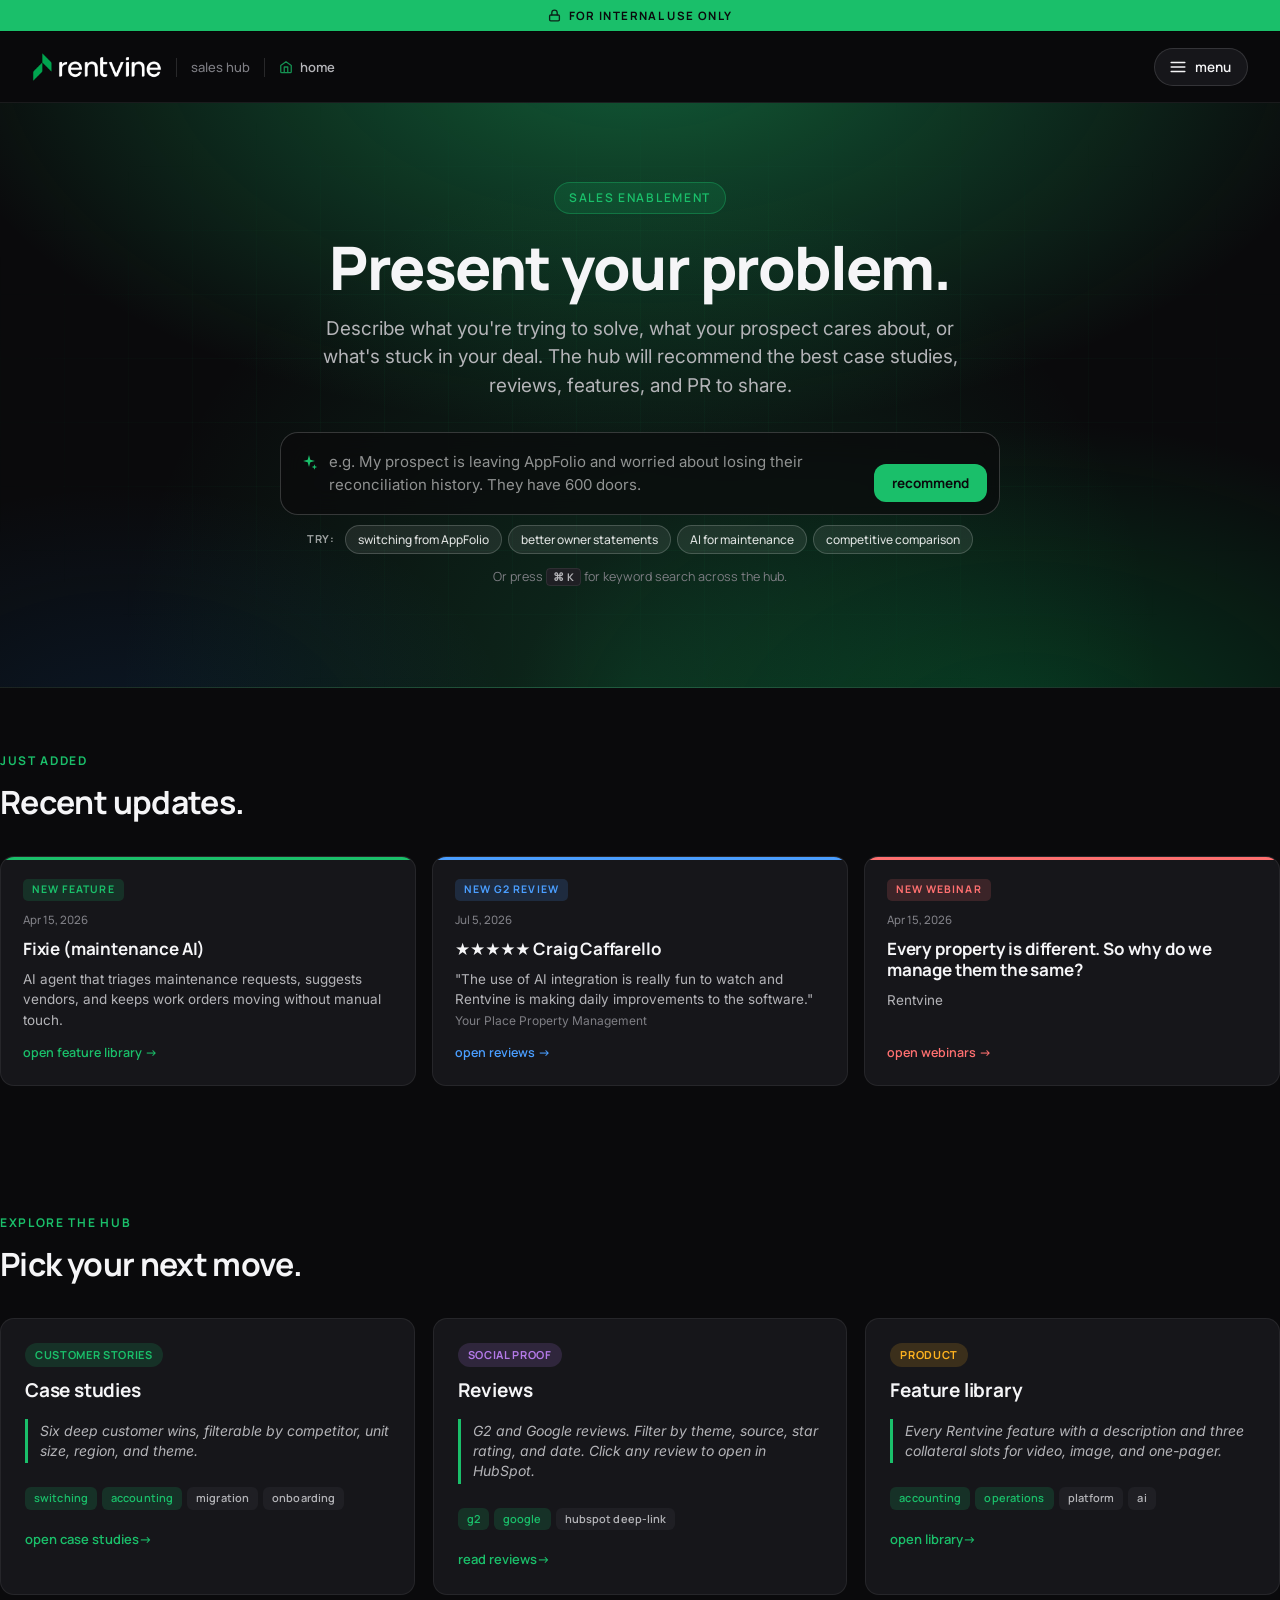
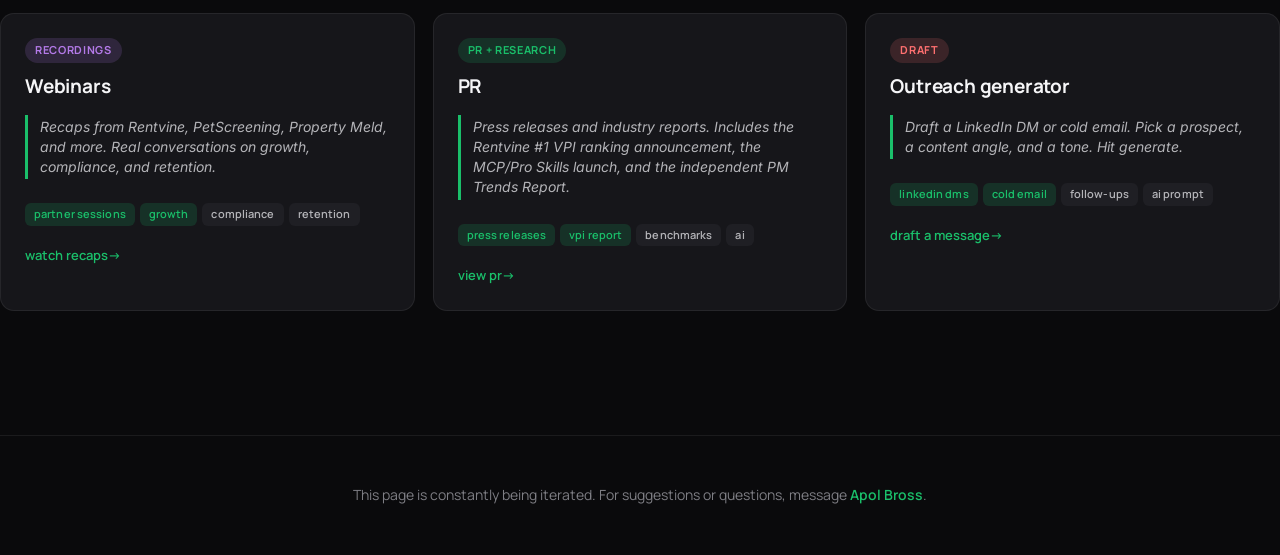
<file: index.html>
<!DOCTYPE html>
<html lang="en">
<head>
<meta charset="UTF-8" />
<meta name="viewport" content="width=device-width, initial-scale=1.0" />
<title>Rentvine sales hub</title>
<link rel="stylesheet" href="style.css">
</head>
<body data-page="home">

<section class="hero">
  <div class="hero-inner">
    <span class="eyebrow">sales enablement</span>
    <h1>Present your problem.</h1>
    <p class="lead">Describe what you're trying to solve, what your prospect cares about, or what's stuck in your deal. The hub will recommend the best case studies, reviews, features, and PR to share.</p>
    <form class="rcmd-form" id="rcmdForm">
      <div class="rcmd-input-row">
        <svg class="rcmd-sparkle" width="20" height="20" viewBox="0 0 24 24" fill="currentColor" aria-hidden="true"><path d="M12 2.5l1.6 5.5 5.5 1.6-5.5 1.6L12 16.7l-1.6-5.5L4.9 9.6l5.5-1.6L12 2.5z"/><path d="M18.5 13.5l.85 2.4 2.4.85-2.4.85-.85 2.4-.85-2.4-2.4-.85 2.4-.85.85-2.4z"/></svg>
        <textarea id="rcmdInput" placeholder="e.g. My prospect is leaving AppFolio and worried about losing their reconciliation history. They have 600 doors." rows="2"></textarea>
        <button type="submit" class="rcmd-submit">recommend</button>
      </div>
      <div class="rcmd-suggests">
        <span class="rcmd-suggests-label">try:</span>
        <button type="button" class="rcmd-suggest" data-q="My prospect is switching from AppFolio and is worried about portfolio accounting.">switching from AppFolio</button>
        <button type="button" class="rcmd-suggest" data-q="Owner is asking for better statements and faster payouts.">better owner statements</button>
        <button type="button" class="rcmd-suggest" data-q="Prospect wants to know if Rentvine has AI for maintenance.">AI for maintenance</button>
        <button type="button" class="rcmd-suggest" data-q="They're comparing Rentvine to Propertyware and Buildium.">competitive comparison</button>
      </div>
    </form>
    <div class="rcmd-results" id="rcmdResults" hidden></div>
    <p class="hero-search-hint">Or press <kbd>⌘ K</kbd> for keyword search across the hub.</p>
  </div>
</section>

<section class="container section" id="recentSection">
  <div class="section-head">
    <div>
      <span class="section-eyebrow">just added</span>
      <h2>Recent updates.</h2>
    </div>
  </div>
  <div class="recent-grid" id="recentGrid"></div>
</section>

<section class="container section">
  <div class="section-head">
    <div>
      <span class="section-eyebrow">explore the hub</span>
      <h2>Pick your next move.</h2>
    </div>
  </div>

  <div class="cards">
    <a class="case-card" href="case-studies.html">
      <span class="switched-badge">customer stories</span>
      <h3>Case studies</h3>
      <div class="quote">Six deep customer wins, filterable by competitor, unit size, region, and theme.</div>
      <div class="tags" style="border-top:none; padding-top:0;">
        <span class="tag hl">switching</span>
        <span class="tag hl">accounting</span>
        <span class="tag">migration</span>
        <span class="tag">onboarding</span>
      </div>
      <div style="margin-top:4px;"><span class="read-link">open case studies</span></div>
    </a>

    <a class="case-card" href="reviews.html">
      <span class="switched-badge propertyware">social proof</span>
      <h3>Reviews</h3>
      <div class="quote">G2 and Google reviews. Filter by theme, source, star rating, and date. Click any review to open in HubSpot.</div>
      <div class="tags" style="border-top:none; padding-top:0;">
        <span class="tag hl">G2</span>
        <span class="tag hl">Google</span>
        <span class="tag">hubspot deep-link</span>
      </div>
      <div style="margin-top:4px;"><span class="read-link">read reviews</span></div>
    </a>

    <a class="case-card" href="features.html">
      <span class="switched-badge legacy">product</span>
      <h3>Feature library</h3>
      <div class="quote">Every Rentvine feature with a description and three collateral slots for video, image, and one-pager.</div>
      <div class="tags" style="border-top:none; padding-top:0;">
        <span class="tag hl">accounting</span>
        <span class="tag hl">operations</span>
        <span class="tag">platform</span>
        <span class="tag">AI</span>
      </div>
      <div style="margin-top:4px;"><span class="read-link">open library</span></div>
    </a>

    <a class="case-card" href="webinars.html">
      <span class="switched-badge propertyware">recordings</span>
      <h3>Webinars</h3>
      <div class="quote">Recaps from Rentvine, PetScreening, Property Meld, and more. Real conversations on growth, compliance, and retention.</div>
      <div class="tags" style="border-top:none; padding-top:0;">
        <span class="tag hl">partner sessions</span>
        <span class="tag hl">growth</span>
        <span class="tag">compliance</span>
        <span class="tag">retention</span>
      </div>
      <div style="margin-top:4px;"><span class="read-link">watch recaps</span></div>
    </a>

    <a class="case-card" href="industry-reports.html">
      <span class="switched-badge">PR + research</span>
      <h3>PR</h3>
      <div class="quote">Press releases and industry reports. Includes the Rentvine #1 VPI ranking announcement, the MCP/Pro Skills launch, and the independent PM Trends Report.</div>
      <div class="tags" style="border-top:none; padding-top:0;">
        <span class="tag hl">press releases</span>
        <span class="tag hl">vpi report</span>
        <span class="tag">benchmarks</span>
        <span class="tag">AI</span>
      </div>
      <div style="margin-top:4px;"><span class="read-link">view PR</span></div>
    </a>

    <a class="case-card" href="outreach.html">
      <span class="switched-badge appfolio">draft</span>
      <h3>Outreach generator</h3>
      <div class="quote">Draft a LinkedIn DM or cold email. Pick a prospect, a content angle, and a tone. Hit generate.</div>
      <div class="tags" style="border-top:none; padding-top:0;">
        <span class="tag hl">linkedin dms</span>
        <span class="tag hl">cold email</span>
        <span class="tag">follow-ups</span>
        <span class="tag">AI prompt</span>
      </div>
      <div style="margin-top:4px;"><span class="read-link">draft a message</span></div>
    </a>
  </div>
</section>

<script src="data.js"></script>
<script src="nav.js"></script>
<script src="share.js"></script>
<script src="search.js"></script>
<script src="recommender.js"></script>
<script>
  /* ---- Recent updates: pull newest feature, review, webinar ---- */
  function renderRecent() {
    const grid = document.getElementById("recentGrid");
    if (!grid) return;

    const latestFeature = [...features].sort((a, b) => new Date(b.released || 0) - new Date(a.released || 0))[0];
    const latestReview  = [...reviews].filter(r => !r.exclude && r.stars > 1).sort((a, b) => new Date(b.date || 0) - new Date(a.date || 0))[0];
    const latestWebinar = [...webinars].sort((a, b) => new Date(b.date || 0) - new Date(a.date || 0))[0];

    const cards = [];

    if (latestFeature) {
      cards.push(`
        <a class="recent-card feature" href="features.html">
          <div class="recent-type">new feature</div>
          <div class="recent-date">${fmtDate(latestFeature.released)}</div>
          <h3>${latestFeature.name}</h3>
          <p>${latestFeature.desc}</p>
          <span class="recent-link">open feature library →</span>
        </a>
      `);
    }

    if (latestReview) {
      const co = latestReview.company && !/^(unknown|n\/?a)$/i.test(latestReview.company) ? latestReview.company : "Property manager";
      const source = latestReview.source === 'g2' ? 'G2' : latestReview.source === 'capterra' ? 'Capterra' : 'Google';
      const reviewBody = latestReview.body || latestReview.text;  // prefer longer body
      const text = reviewBody ? `"${reviewBody.length > 140 ? reviewBody.slice(0, 140) + "…" : reviewBody}"` : "";
      cards.push(`
        <a class="recent-card review" href="reviews.html">
          <div class="recent-type">new ${source} review</div>
          <div class="recent-date">${fmtDate(latestReview.date)}</div>
          <h3>${"★".repeat(latestReview.stars)} ${latestReview.name}</h3>
          <p>${text}<br><span class="recent-meta">${co}</span></p>
          <span class="recent-link">open reviews →</span>
        </a>
      `);
    }

    if (latestWebinar) {
      cards.push(`
        <a class="recent-card webinar" href="webinars.html">
          <div class="recent-type">new webinar</div>
          <div class="recent-date">${fmtDate(latestWebinar.date)}</div>
          <h3>${latestWebinar.title}</h3>
          <p>${latestWebinar.partner}</p>
          <span class="recent-link">open webinars →</span>
        </a>
      `);
    }

    grid.innerHTML = cards.join("");
  }
  document.addEventListener("DOMContentLoaded", renderRecent);
</script>
</body>
</html>
</file>
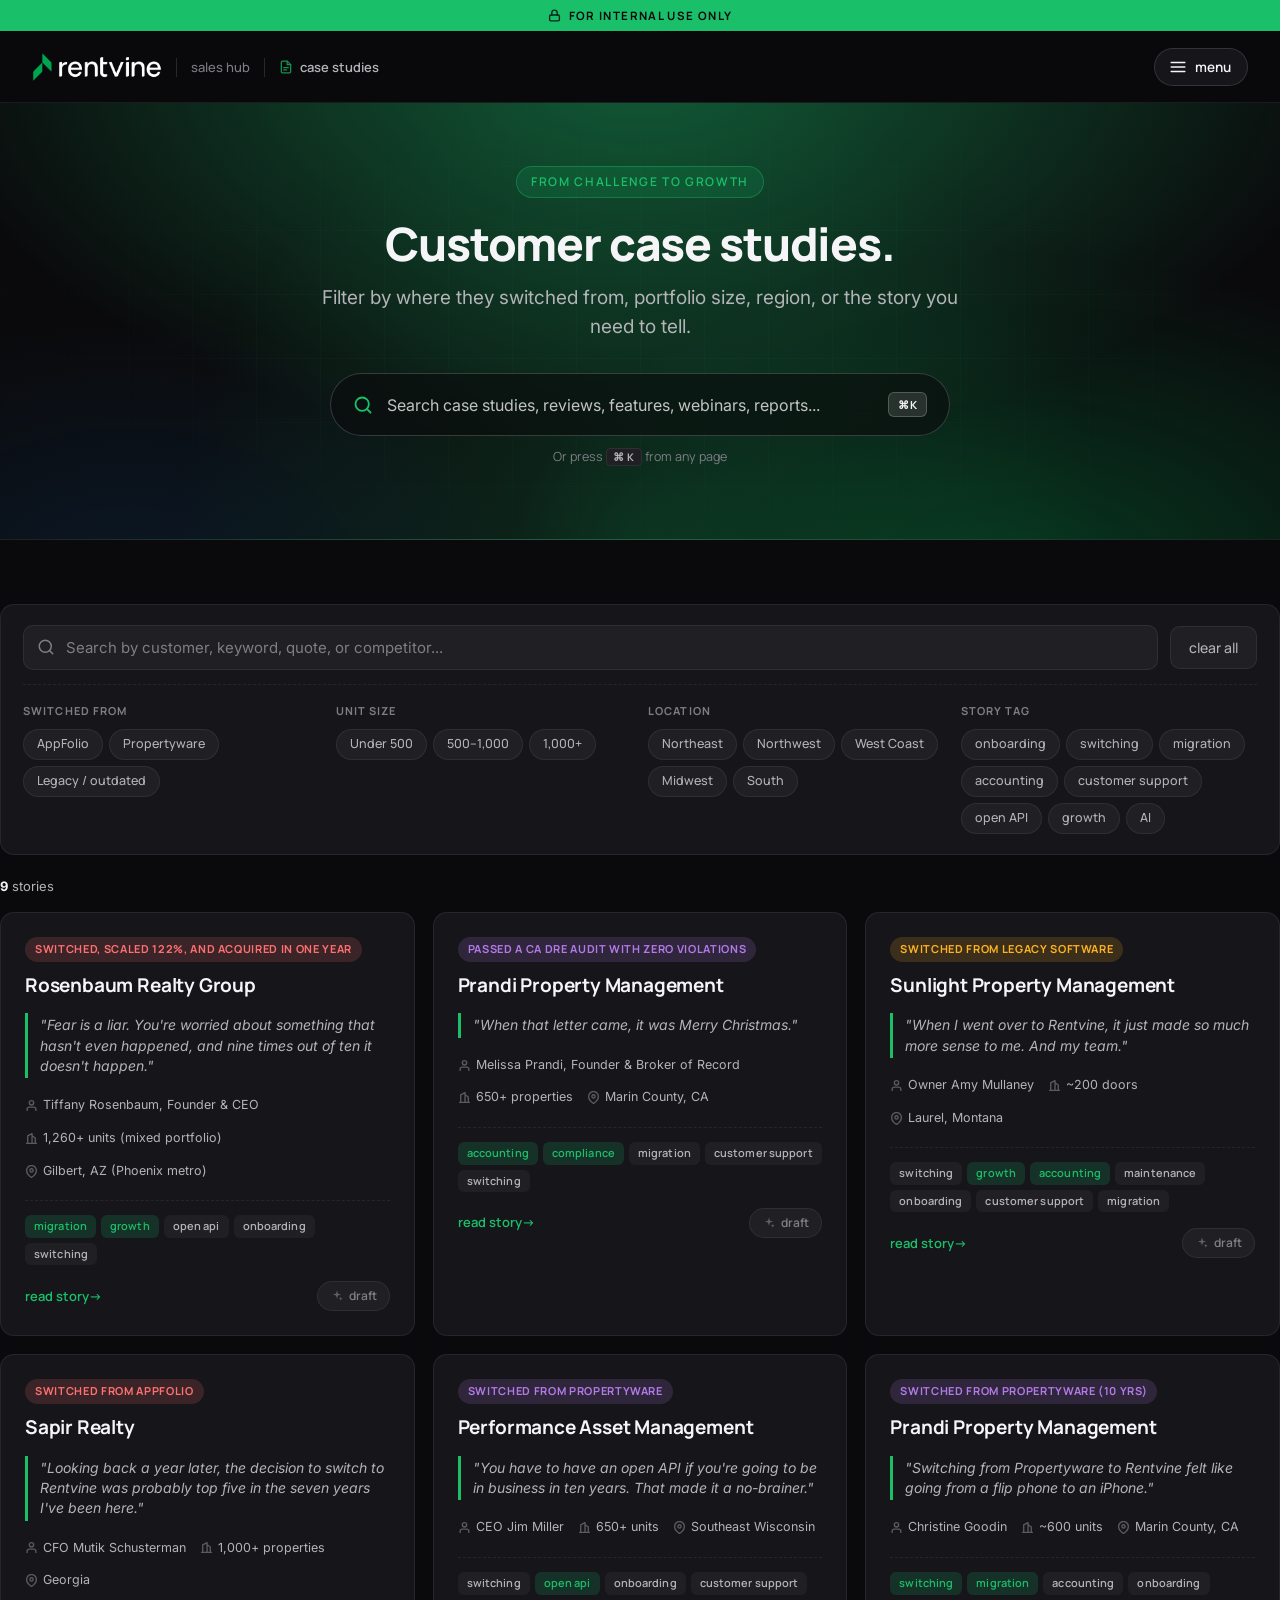
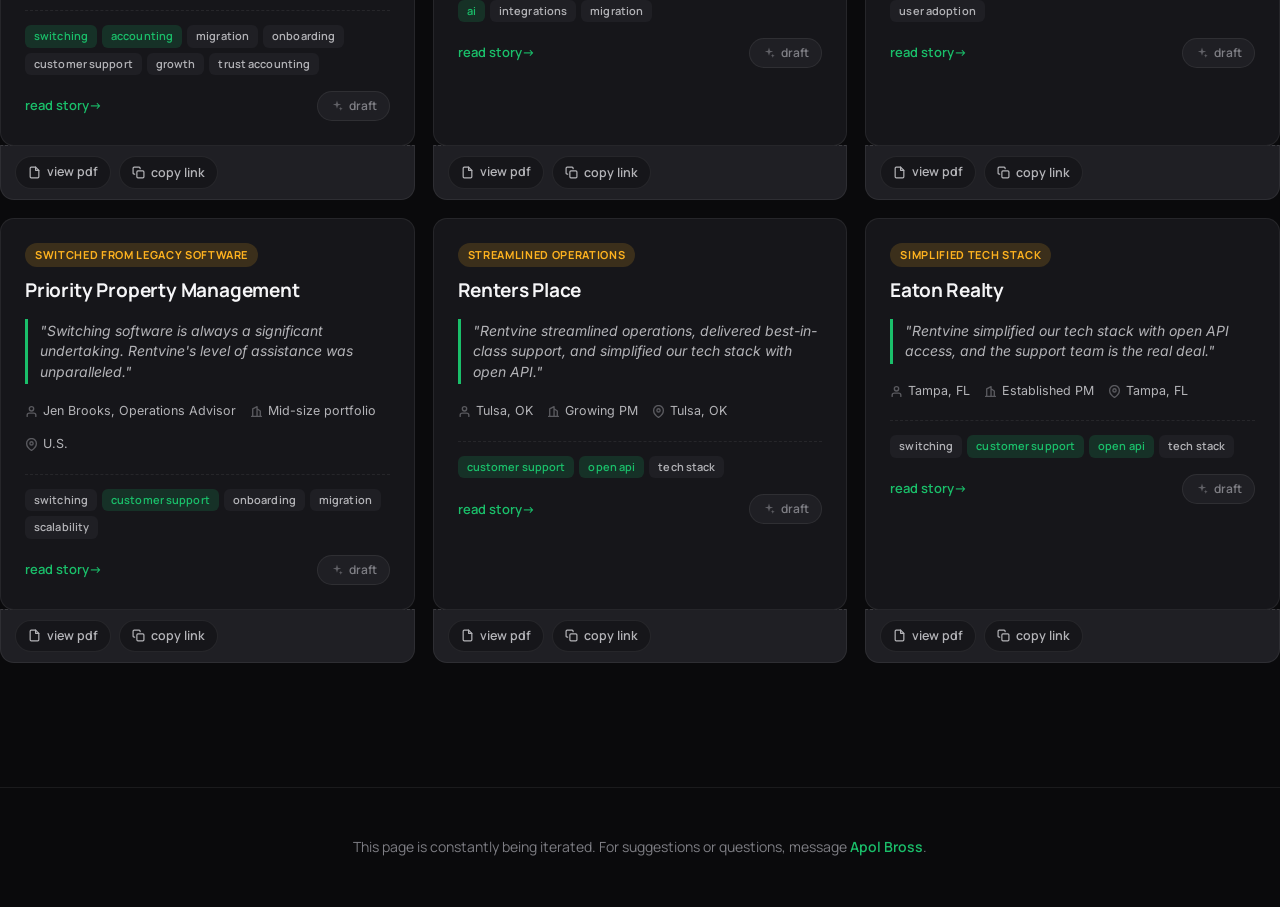
<file: case-studies.html>
<!DOCTYPE html>
<html lang="en">
<head>
<meta charset="UTF-8" />
<meta name="viewport" content="width=device-width, initial-scale=1.0" />
<title>Case studies · Rentvine sales hub</title>
<link rel="stylesheet" href="style.css">
</head>
<body data-page="case-studies">

<section class="hero hero-sub">
  <div class="hero-inner">
    <span class="eyebrow">from challenge to growth</span>
    <h1>Customer case studies.</h1>
    <p class="lead">Filter by where they switched from, portfolio size, region, or the story you need to tell.</p>
  </div>
</section>

<section class="container section">
  <div class="toolbar">
    <div class="search-row">
      <div class="search-input">
        <svg width="18" height="18" viewBox="0 0 24 24" fill="none" stroke="currentColor" stroke-width="2" stroke-linecap="round" stroke-linejoin="round"><circle cx="11" cy="11" r="8"/><line x1="21" y1="21" x2="16.65" y2="16.65"/></svg>
        <input type="text" id="caseSearch" placeholder="Search by customer, keyword, quote, or competitor..." />
      </div>
      <button class="clear-btn" id="caseClear">clear all</button>
    </div>
    <div class="filter-groups">
      <div class="filter-group">
        <span class="label">Switched from</span>
        <div class="chip-row" data-case-filter="switched">
          <span class="chip" data-value="appfolio">AppFolio</span>
          <span class="chip" data-value="propertyware">Propertyware</span>
          <span class="chip" data-value="legacy">Legacy / outdated</span>
        </div>
      </div>
      <div class="filter-group">
        <span class="label">Unit size</span>
        <div class="chip-row" data-case-filter="units">
          <span class="chip" data-value="small">Under 500</span>
          <span class="chip" data-value="mid">500–1,000</span>
          <span class="chip" data-value="large">1,000+</span>
        </div>
      </div>
      <div class="filter-group">
        <span class="label">Location</span>
        <div class="chip-row" data-case-filter="location">
          <span class="chip" data-value="northeast">Northeast</span>
          <span class="chip" data-value="northwest">Northwest</span>
          <span class="chip" data-value="west">West Coast</span>
          <span class="chip" data-value="midwest">Midwest</span>
          <span class="chip" data-value="south">South</span>
        </div>
      </div>
      <div class="filter-group">
        <span class="label">Story tag</span>
        <div class="chip-row" data-case-filter="tag">
          <span class="chip" data-value="onboarding">onboarding</span>
          <span class="chip" data-value="switching">switching</span>
          <span class="chip" data-value="migration">migration</span>
          <span class="chip" data-value="accounting">accounting</span>
          <span class="chip" data-value="support">customer support</span>
          <span class="chip" data-value="api">open API</span>
          <span class="chip" data-value="growth">growth</span>
          <span class="chip" data-value="ai">AI</span>
        </div>
      </div>
    </div>
  </div>

  <div class="results-meta">
    <span><b id="caseCount">0</b> stories</span>
  </div>
  <div class="cards" id="caseCards"></div>
  <div class="empty-state" id="caseEmpty" style="display:none;">
    <h3>No matches yet.</h3>
    <p>Try removing a filter or clearing the search.</p>
  </div>
</section>

<script src="data.js"></script>
<script src="nav.js"></script>
<script src="share.js"></script>
<script src="search.js"></script>
<script>
  const cState = { search: "", f: { switched: new Set(), units: new Set(), location: new Set(), tag: new Set() } };

  function renderCases() {
    const q = cState.search.trim().toLowerCase();
    const f = cState.f;
    const filtered = caseStudies.filter(c => {
      if (q) {
        const hay = [c.customer, c.role, c.quote, c.switchedLabel, c.locationLabel, c.unitsLabel, ...(c.tagsLabel||[])].join(" ").toLowerCase();
        if (!hay.includes(q)) return false;
      }
      if (f.switched.size && !f.switched.has(c.switched)) return false;
      if (f.units.size && !f.units.has(c.units)) return false;
      if (f.location.size && !f.location.has(c.location)) return false;
      if (f.tag.size && ![...f.tag].every(t => c.tags.includes(t))) return false;
      return true;
    });
    setShareItems('case', filtered);
    document.getElementById("caseCount").textContent = filtered.length;
    const wrap = document.getElementById("caseCards");
    const empty = document.getElementById("caseEmpty");
    if (!filtered.length) { wrap.innerHTML = ""; empty.style.display = "block"; return; }
    empty.style.display = "none";
    wrap.innerHTML = filtered.map((c, idx) => `
      <div class="case-card-wrap">
        <a class="case-card" href="${c.url}" target="_blank" rel="noopener">
          <span class="switched-badge ${c.switched}">${c.switchedLabel}</span>
          <h3>${c.customer}</h3>
          ${c.image ? `<img class="case-card-image" src="${c.image}" alt="" loading="lazy" onerror="this.remove()">` : ''}
          <div class="quote">"${c.quote}"</div>
          <div class="meta">
            <span>${ICONS.role}${c.role}</span>
            <span>${ICONS.units}${c.unitsLabel}</span>
            <span>${ICONS.loc}${c.locationLabel}</span>
          </div>
          <div class="tags">
            ${c.tagsLabel.map((t, i) => `<span class="tag ${c.highlight && c.highlight.includes(c.tags[i]) ? 'hl' : ''}">${t}</span>`).join("")}
          </div>
          <div class="card-footer-row">
            <span class="read-link">read story</span>
            ${shareBtnHtml('case', idx)}
          </div>
        </a>
        ${c.pdfUrl ? `
        <div class="case-pdf-row">
          <a class="case-pdf-btn" href="${c.pdfUrl}" target="_blank" rel="noopener" onclick="event.stopPropagation()">
            <svg width="13" height="13" viewBox="0 0 24 24" fill="none" stroke="currentColor" stroke-width="2.2" stroke-linecap="round" stroke-linejoin="round"><path d="M14 2H6a2 2 0 0 0-2 2v16a2 2 0 0 0 2 2h12a2 2 0 0 0 2-2V8z"/><polyline points="14 2 14 8 20 8"/></svg>
            view PDF
          </a>
          <button class="case-pdf-copy" type="button" data-pdf-url="${c.pdfUrl}" data-customer="${c.customer.replace(/"/g, '&quot;')}" title="Copy PDF link to share">
            <svg width="13" height="13" viewBox="0 0 24 24" fill="none" stroke="currentColor" stroke-width="2.2" stroke-linecap="round" stroke-linejoin="round"><rect x="9" y="9" width="13" height="13" rx="2"/><path d="M5 15H4a2 2 0 0 1-2-2V4a2 2 0 0 1 2-2h9a2 2 0 0 1 2 2v1"/></svg>
            copy link
          </button>
        </div>
        ` : ''}
      </div>
    `).join("");

    // Wire up copy buttons
    wrap.querySelectorAll('.case-pdf-copy').forEach(btn => {
      btn.addEventListener('click', e => {
        e.preventDefault();
        e.stopPropagation();
        const url = btn.dataset.pdfUrl;
        navigator.clipboard.writeText(url).then(() => {
          const orig = btn.innerHTML;
          btn.innerHTML = '<svg width="13" height="13" viewBox="0 0 24 24" fill="none" stroke="currentColor" stroke-width="2.5" stroke-linecap="round" stroke-linejoin="round"><polyline points="20 6 9 17 4 12"/></svg> copied';
          btn.classList.add('copied');
          setTimeout(() => { btn.innerHTML = orig; btn.classList.remove('copied'); }, 1800);
        });
      });
    });
  }

  document.getElementById("caseSearch").addEventListener("input", e => { cState.search = e.target.value; renderCases(); });
  document.querySelectorAll("[data-case-filter]").forEach(row => {
    const key = row.getAttribute("data-case-filter");
    row.addEventListener("click", e => {
      const chip = e.target.closest(".chip"); if (!chip) return;
      const v = chip.getAttribute("data-value");
      const s = cState.f[key];
      if (s.has(v)) { s.delete(v); chip.classList.remove("active","vine","blue","grape","honey"); }
      else {
        s.add(v); chip.classList.add("active");
        if (key === "switched") chip.classList.add("vine");
        else if (key === "units") chip.classList.add("blue");
        else if (key === "location") chip.classList.add("grape");
        else if (key === "tag") chip.classList.add("honey");
      }
      renderCases();
    });
  });
  document.getElementById("caseClear").addEventListener("click", () => {
    cState.search = "";
    document.getElementById("caseSearch").value = "";
    Object.values(cState.f).forEach(s => s.clear());
    document.querySelectorAll(".chip.active").forEach(c => c.classList.remove("active","vine","blue","grape","honey"));
    renderCases();
  });

  renderCases();
</script>
</body>
</html>
</file>
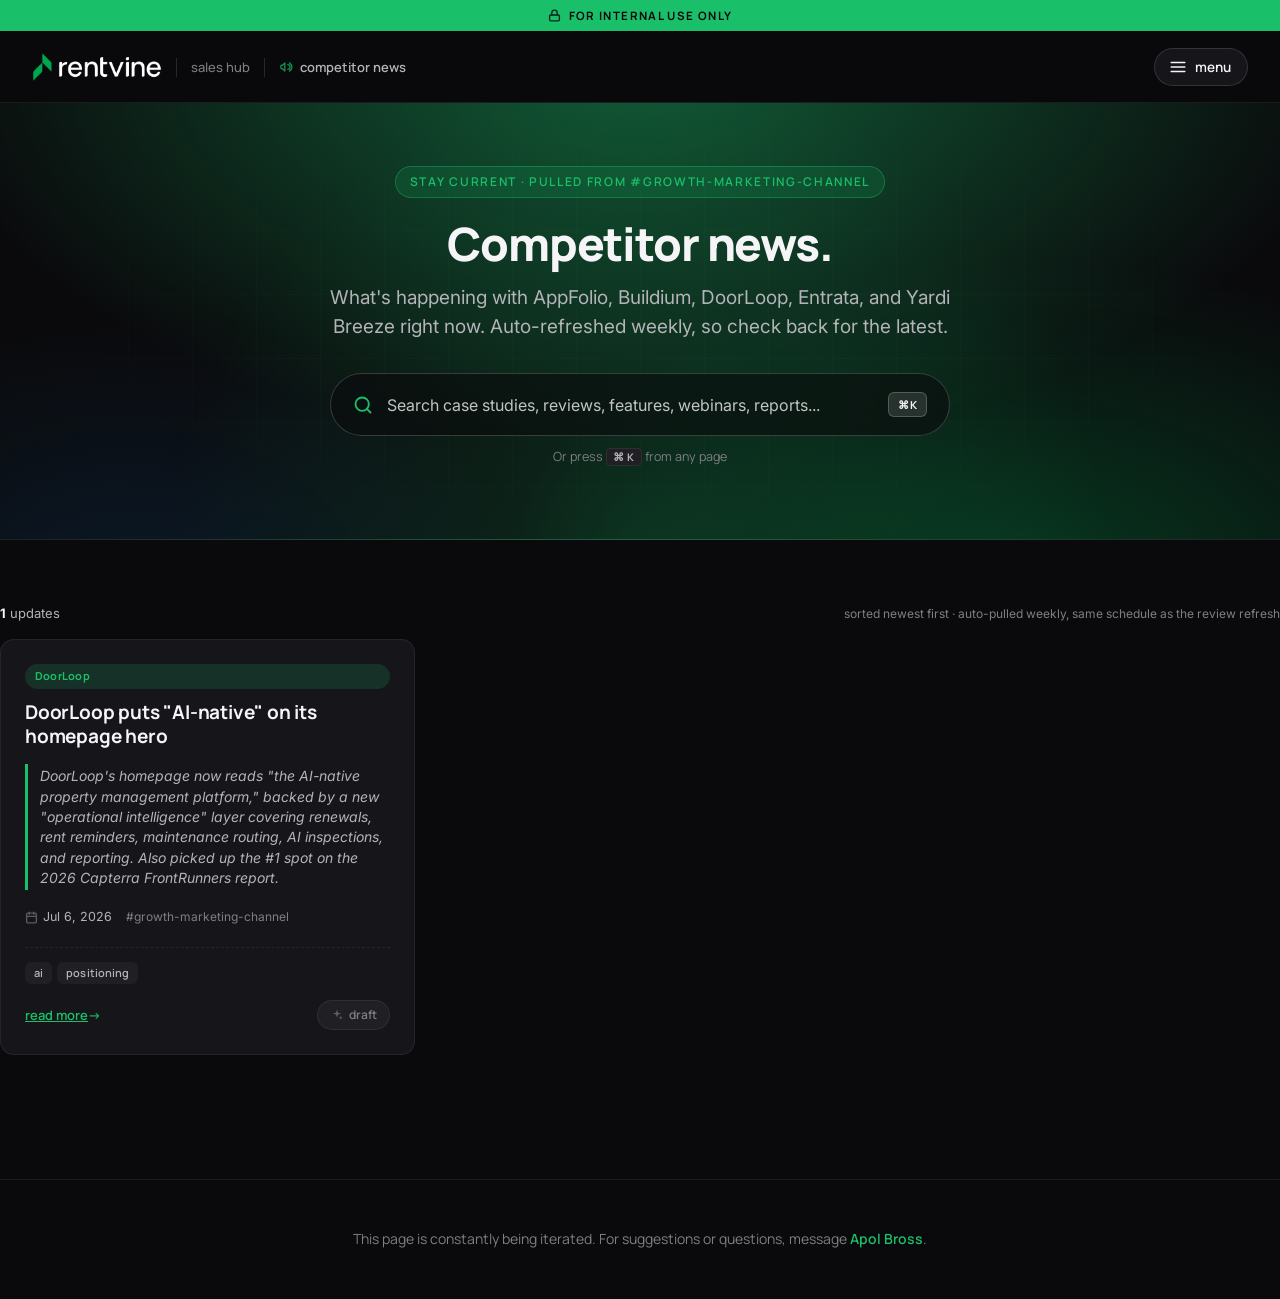
<file: competitor-news.html>
<!DOCTYPE html>
<html lang="en">
<head>
<meta charset="UTF-8" />
<meta name="viewport" content="width=device-width, initial-scale=1.0" />
<title>Competitor news · Rentvine sales hub</title>
<link rel="stylesheet" href="style.css">
<style>
  /* Scoped to this page only. Competitor-name pill reuses the same
     visual language as .switched-badge but with its own neutral
     palette, since it needs to represent any of six competitors
     rather than three fixed switched-from sources. */
  .cn-badge {
    display: inline-flex;
    align-items: center;
    font-family: 'Manrope', sans-serif;
    font-size: 11px;
    font-weight: 700;
    letter-spacing: 0.02em;
    color: var(--vine);
    background: var(--dew);
    padding: 4px 10px;
    border-radius: 999px;
    text-decoration: none;
  }
  .cn-badge:hover { background: rgba(26,191,106,0.28); }
  .cn-source {
    font-size: 12px;
    color: var(--text-tertiary);
  }
</style>
</head>
<body data-page="competitor-news">

<section class="hero hero-sub">
  <div class="hero-inner">
    <span class="eyebrow">stay current · pulled from #growth-marketing-channel</span>
    <h1>Competitor news.</h1>
    <p class="lead">What's happening with AppFolio, Buildium, DoorLoop, Entrata, and Yardi Breeze right now. Auto-refreshed weekly, so check back for the latest.</p>
  </div>
</section>

<section class="container section">
  <div class="results-meta">
    <span><b id="newsCount">0</b> updates</span>
    <span style="font-size:12px; color: var(--text-tertiary);">sorted newest first · auto-pulled weekly, same schedule as the review refresh</span>
  </div>

  <div class="cards" id="newsGrid"></div>
</section>

<script src="data.js"></script>
<script src="nav.js"></script>
<script src="share.js"></script>
<script src="search.js"></script>
<script>
  function renderCompetitorNews() {
    const sorted = [...competitorNews].sort((a, b) => new Date(b.date) - new Date(a.date));
    setShareItems('competitorNews', sorted);
    document.getElementById("newsCount").textContent = sorted.length;

    if (sorted.length === 0) {
      document.getElementById("newsGrid").innerHTML = `
        <div class="empty-state" style="grid-column: 1 / -1;">
          <h3>No competitor news yet</h3>
          <p>The weekly refresh pulls from #growth-marketing-channel every Monday. Check back soon.</p>
        </div>`;
      return;
    }

    document.getElementById("newsGrid").innerHTML = sorted.map((n, i) => `
      <div class="case-card">
        <a class="cn-badge" href="competitors.html#comp-${n.competitorId}">${n.competitor}</a>
        <h3>${n.title}</h3>
        <div class="quote">${n.summary}</div>
        <div class="meta">
          <span><svg width="13" height="13" viewBox="0 0 24 24" fill="none" stroke="currentColor" stroke-width="2.5" stroke-linecap="round" stroke-linejoin="round"><rect x="3" y="4" width="18" height="18" rx="2"/><line x1="16" y1="2" x2="16" y2="6"/><line x1="8" y1="2" x2="8" y2="6"/><line x1="3" y1="10" x2="21" y2="10"/></svg>${fmtDate(n.date)}</span>
          <span class="cn-source">${n.source || ''}</span>
        </div>
        ${n.tags && n.tags.length ? `<div class="tags">${n.tags.map(t => `<span class="tag">${t.replace(/-/g,' ')}</span>`).join("")}</div>` : ''}
        <div class="card-footer-row">
          ${n.url ? `<a class="read-link" href="${n.url}" target="_blank" rel="noopener">read more</a>` : `<a class="read-link" href="competitors.html#comp-${n.competitorId}">view battlecard</a>`}
          ${shareBtnHtml('competitorNews', i)}
        </div>
      </div>
    `).join("");
  }
  renderCompetitorNews();
</script>

</body>
</html>
</file>
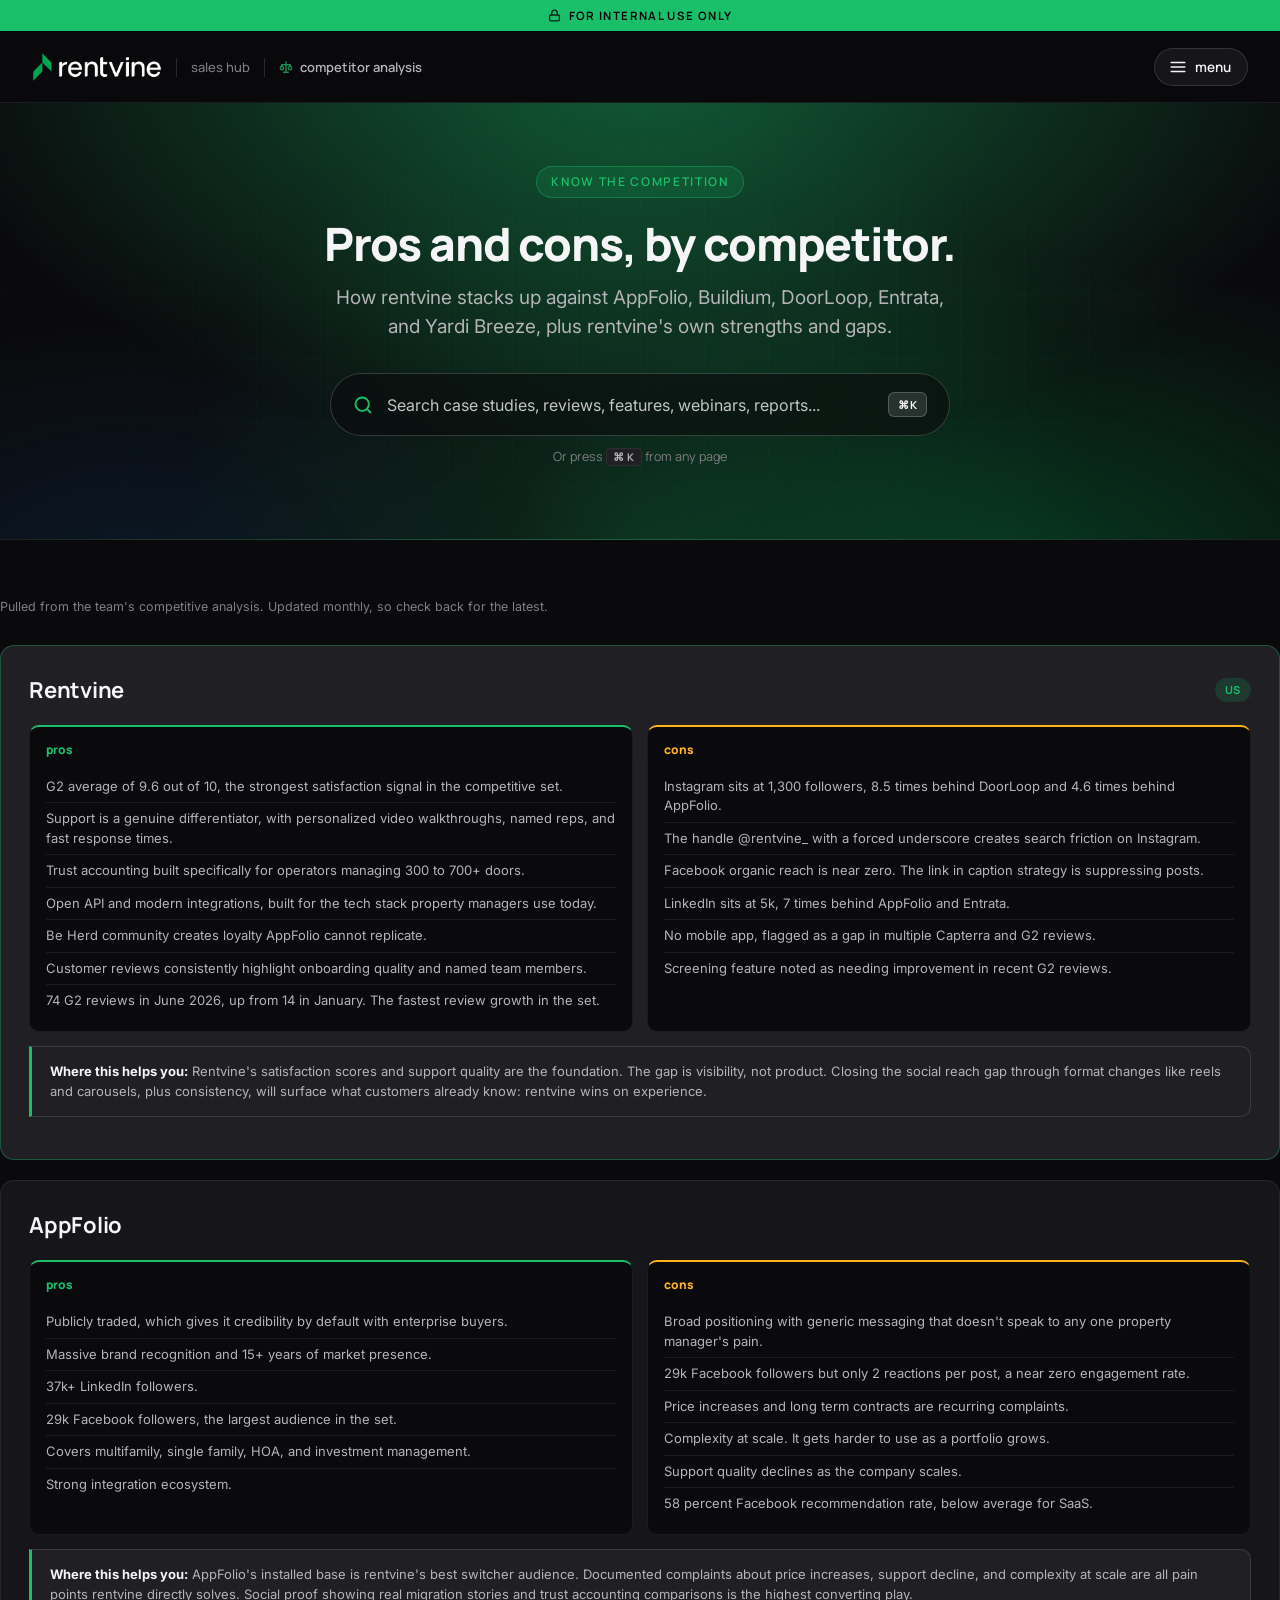
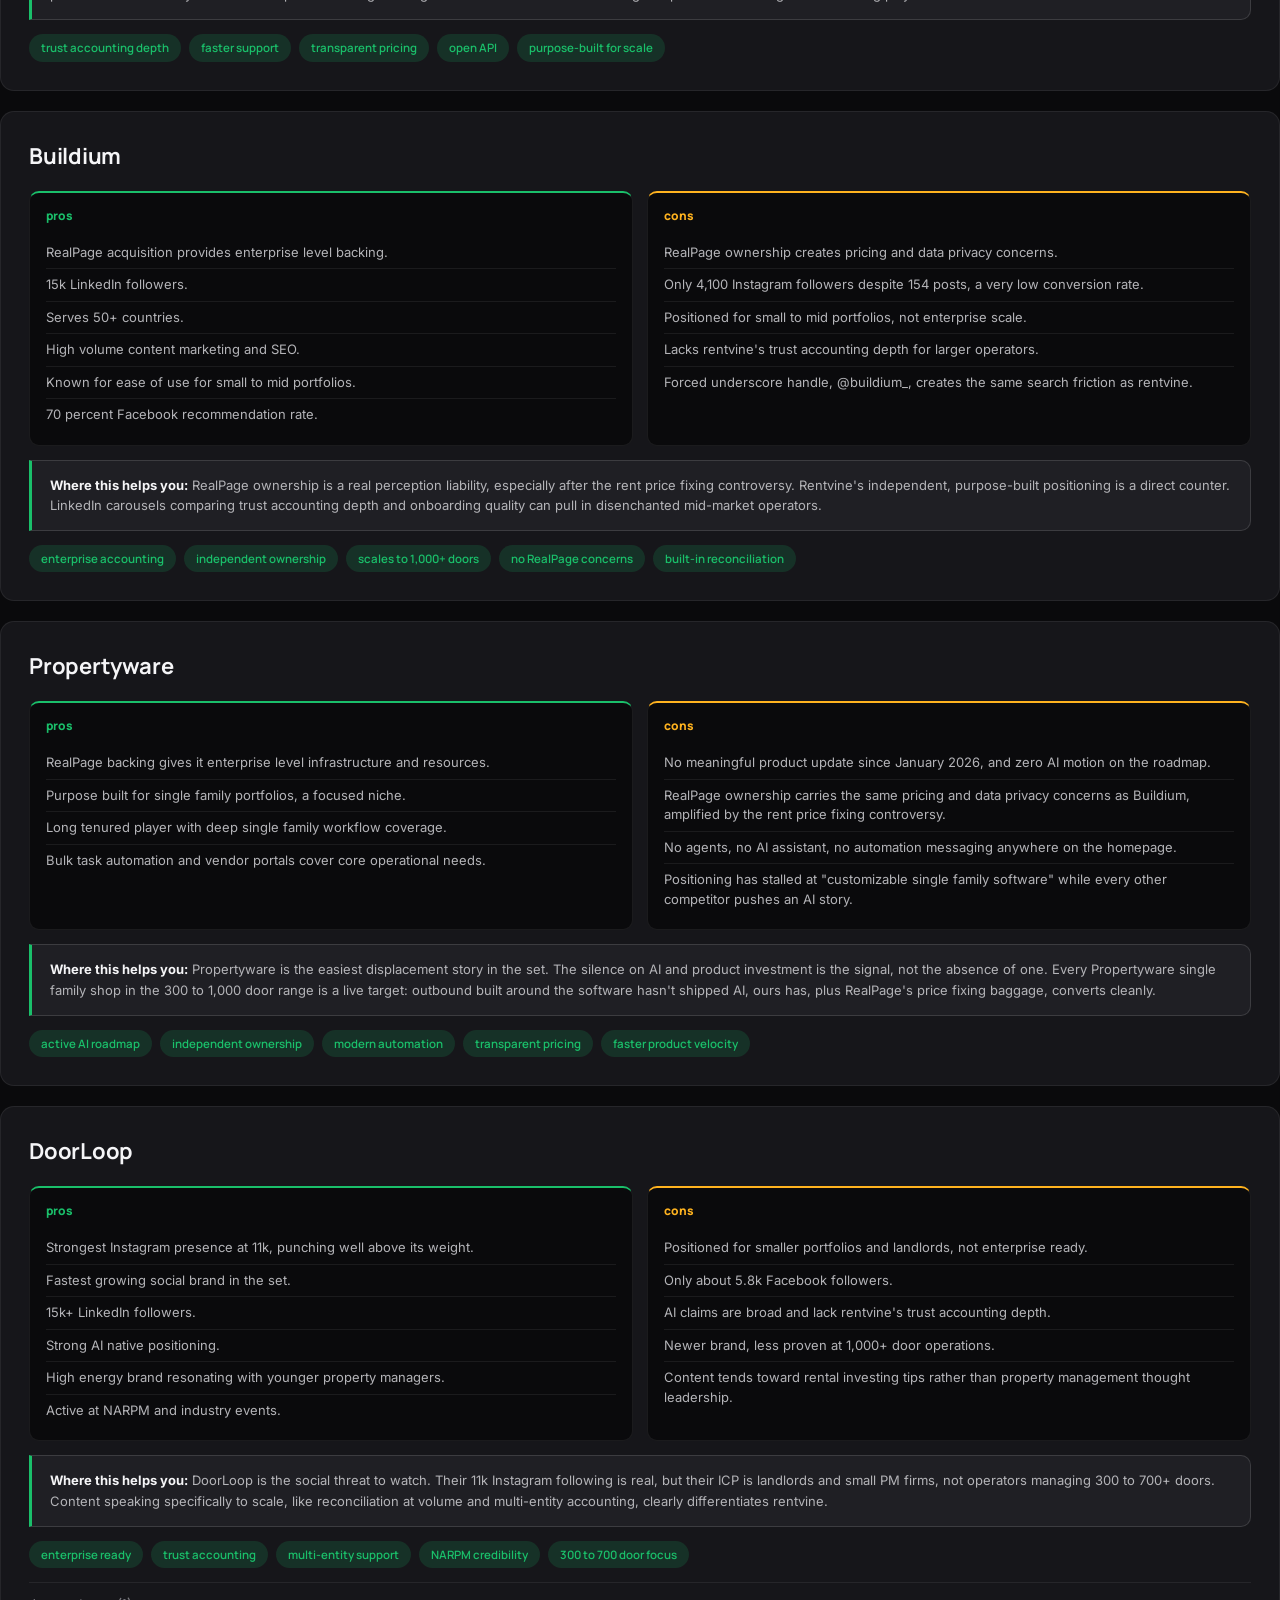
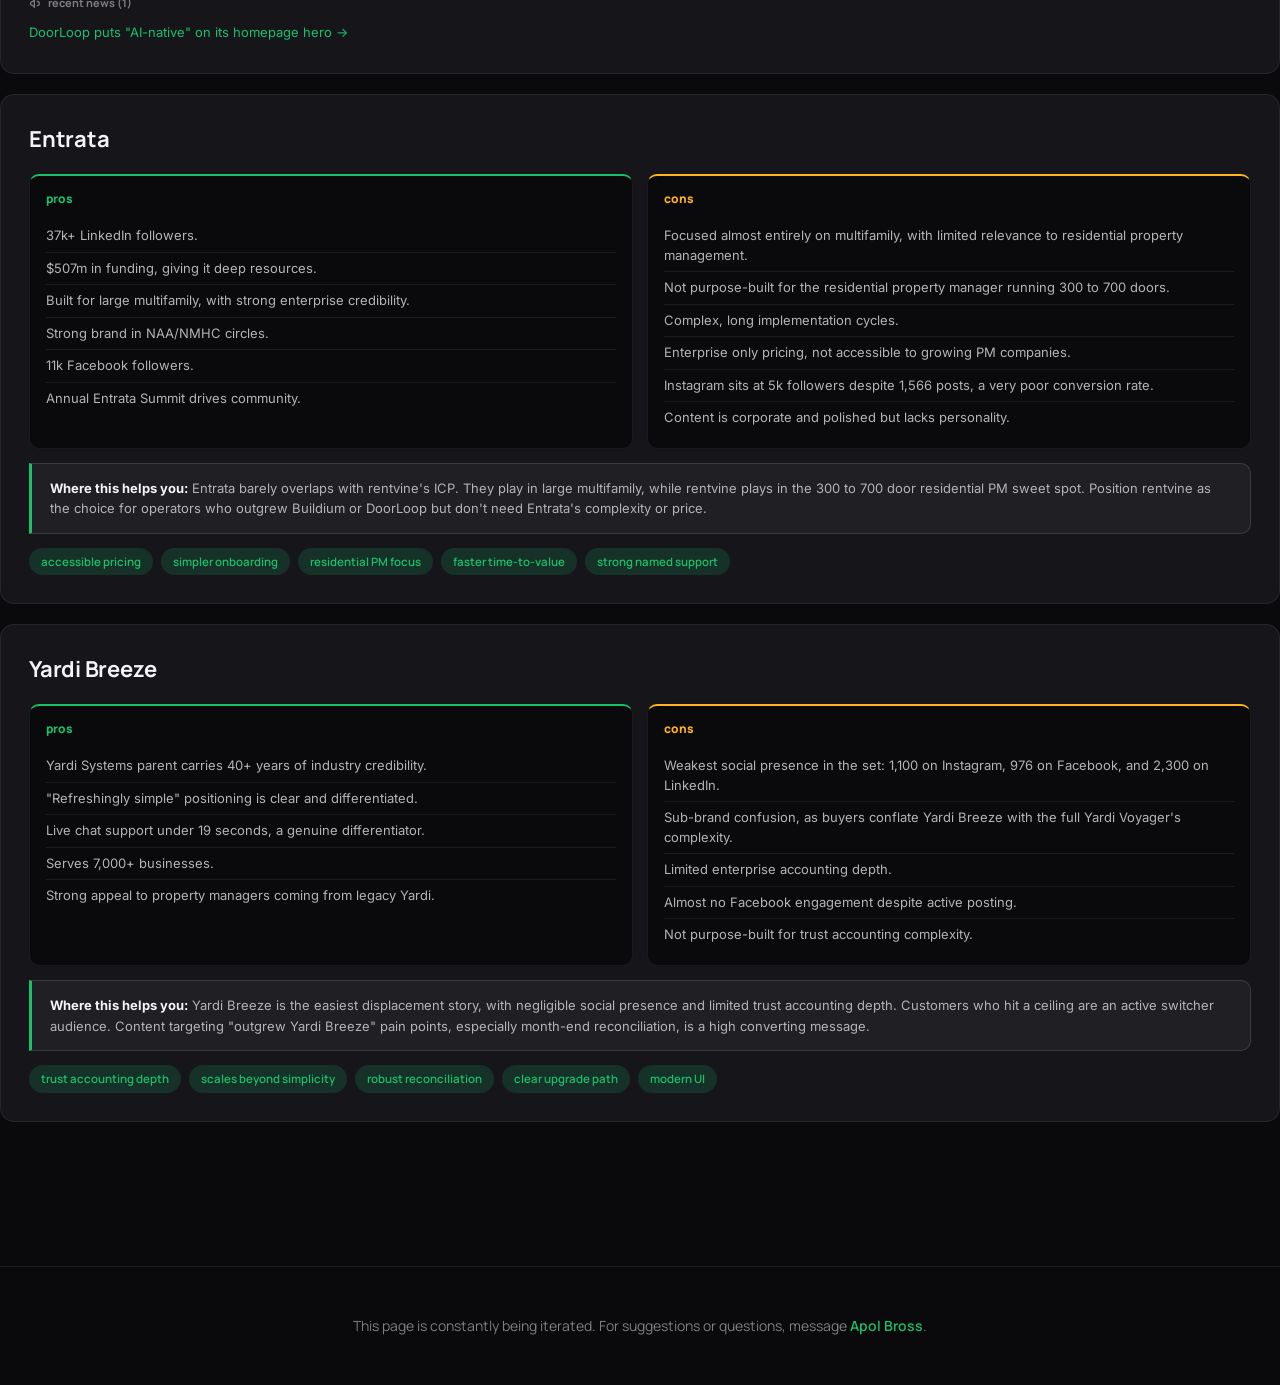
<file: competitors.html>
<!DOCTYPE html>
<html lang="en">
<head>
<meta charset="UTF-8" />
<meta name="viewport" content="width=device-width, initial-scale=1.0" />
<title>Competitor pros and cons · Rentvine sales hub</title>
<link rel="stylesheet" href="style.css">
<style>
  /* Scoped to this page only, mirrors competitor-hub's pros/cons layout
     using the shared brand CSS variables already defined in style.css. */
  .comp-card {
    background: var(--bg-elevated);
    border-radius: var(--radius);
    border: 1px solid var(--border);
    padding: 28px;
    margin-bottom: 20px;
  }
  .comp-card.is-us {
    border-color: rgba(26,191,106,0.35);
    background: var(--bg-elevated-2);
  }
  .comp-head {
    display: flex;
    align-items: center;
    justify-content: space-between;
    flex-wrap: wrap;
    gap: 10px;
    margin-bottom: 18px;
  }
  .comp-head h3 {
    font-size: 22px;
    margin: 0;
    letter-spacing: -0.01em;
  }
  .us-badge {
    display: inline-flex;
    align-items: center;
    font-family: 'Manrope', sans-serif;
    font-size: 11px;
    font-weight: 700;
    letter-spacing: 0.06em;
    text-transform: uppercase;
    color: var(--vine);
    background: var(--dew);
    padding: 4px 10px;
    border-radius: 999px;
  }
  .pc-grid {
    display: grid;
    grid-template-columns: 1fr 1fr;
    gap: 14px;
    margin-bottom: 14px;
  }
  @media (max-width: 720px) { .pc-grid { grid-template-columns: 1fr; } }
  .pc-box {
    background: var(--bg);
    border: 1px solid var(--border);
    border-radius: 10px;
    padding: 14px 16px;
  }
  .pc-box.pros { border-top: 2px solid var(--vine); }
  .pc-box.cons { border-top: 2px solid var(--honey); }
  .pc-head {
    font-family: 'Manrope', sans-serif;
    font-size: 12px;
    font-weight: 800;
    margin-bottom: 12px;
    text-transform: lowercase;
  }
  .pc-head.pros { color: var(--vine); }
  .pc-head.cons { color: var(--honey); }
  .pc-item {
    font-size: 13px;
    color: var(--text-secondary);
    padding: 6px 0;
    border-bottom: 1px solid var(--border);
    line-height: 1.5;
  }
  .pc-item:last-child { border-bottom: none; }
  .opp-box {
    background: var(--bg-elevated-2);
    border: 1px solid var(--border-strong);
    border-left: 3px solid var(--vine);
    border-radius: 0 10px 10px 0;
    padding: 14px 18px;
    font-size: 13px;
    color: var(--text-secondary);
    line-height: 1.6;
    margin-bottom: 14px;
  }
  .opp-box strong { color: var(--text); }
  .adv-row { display: flex; flex-wrap: wrap; gap: 8px; }
  .adv-chip {
    font-family: 'Manrope', sans-serif;
    font-size: 11.5px;
    font-weight: 600;
    color: var(--vine);
    background: var(--dew);
    padding: 5px 12px;
    border-radius: 999px;
  }
  .refresh-note {
    font-size: 12.5px;
    color: var(--text-tertiary);
    margin-top: -6px;
    margin-bottom: 28px;
  }
  .comp-news-box {
    border-top: 1px solid var(--border);
    margin-top: 14px;
    padding-top: 12px;
  }
  .comp-news-label {
    display: flex;
    align-items: center;
    gap: 6px;
    font-family: 'Manrope', sans-serif;
    font-size: 11px;
    font-weight: 700;
    text-transform: lowercase;
    color: var(--text-tertiary);
    margin-bottom: 8px;
  }
  .comp-news-item {
    display: block;
    font-size: 13px;
    color: var(--vine);
    text-decoration: none;
    padding: 3px 0;
  }
  .comp-news-item:hover { text-decoration: underline; }
  .comp-news-viewall {
    display: inline-block;
    margin-top: 6px;
    font-size: 12px;
    color: var(--text-tertiary);
    text-decoration: none;
  }
  .comp-news-viewall:hover { color: var(--text-secondary); }
</style>
</head>
<body data-page="competitors">

<section class="hero hero-sub">
  <div class="hero-inner">
    <span class="eyebrow">know the competition</span>
    <h1>Pros and cons, by competitor.</h1>
    <p class="lead">How rentvine stacks up against AppFolio, Buildium, DoorLoop, Entrata, and Yardi Breeze, plus rentvine's own strengths and gaps.</p>
  </div>
</section>

<section class="container section">
  <p class="refresh-note">Pulled from the team's competitive analysis. Updated monthly, so check back for the latest.</p>
  <div id="compList"></div>
</section>

<script src="data.js"></script>
<script src="nav.js"></script>
<script src="share.js"></script>
<script src="search.js"></script>
<script>
  function renderCompetitors() {
    const wrap = document.getElementById("compList");
    const news = typeof competitorNews !== "undefined" ? competitorNews : [];

    wrap.innerHTML = competitorAnalysis.map(c => {
      const advRow = c.advantages ? `
        <div class="adv-row">
          ${c.advantages.map(a => `<span class="adv-chip">${a}</span>`).join("")}
        </div>` : "";

      const matchingNews = news
        .filter(n => n.competitorId === c.id)
        .sort((a, b) => new Date(b.date) - new Date(a.date));
      const newsBox = matchingNews.length ? `
        <div class="comp-news-box">
          <div class="comp-news-label">
            <svg width="13" height="13" viewBox="0 0 24 24" fill="none" stroke="currentColor" stroke-width="2.2" stroke-linecap="round" stroke-linejoin="round"><path d="M3 11v2a2 2 0 002 2h1l4 4V5L6 9H5a2 2 0 00-2 2z"/><path d="M15 8a4 4 0 010 8"/></svg>
            recent news (${matchingNews.length})
          </div>
          ${matchingNews.slice(0, 3).map(n => `<a class="comp-news-item" href="competitor-news.html">${n.title} &rarr;</a>`).join("")}
          ${matchingNews.length > 3 ? `<a class="comp-news-viewall" href="competitor-news.html">view all competitor news &rarr;</a>` : ""}
        </div>` : "";

      return `
        <div class="comp-card ${c.isUs ? "is-us" : ""}" id="comp-${c.id}">
          <div class="comp-head">
            <h3>${c.name}</h3>
            ${c.isUs ? '<span class="us-badge">us</span>' : ""}
          </div>
          <div class="pc-grid">
            <div class="pc-box pros">
              <div class="pc-head pros">pros</div>
              ${c.pros.map(p => `<div class="pc-item">${p}</div>`).join("")}
            </div>
            <div class="pc-box cons">
              <div class="pc-head cons">cons</div>
              ${c.cons.map(p => `<div class="pc-item">${p}</div>`).join("")}
            </div>
          </div>
          <div class="opp-box"><strong>Where this helps you:</strong> ${c.opportunity}</div>
          ${advRow}
          ${newsBox}
        </div>
      `;
    }).join("");
  }
  renderCompetitors();
</script>

</body>
</html>
</file>
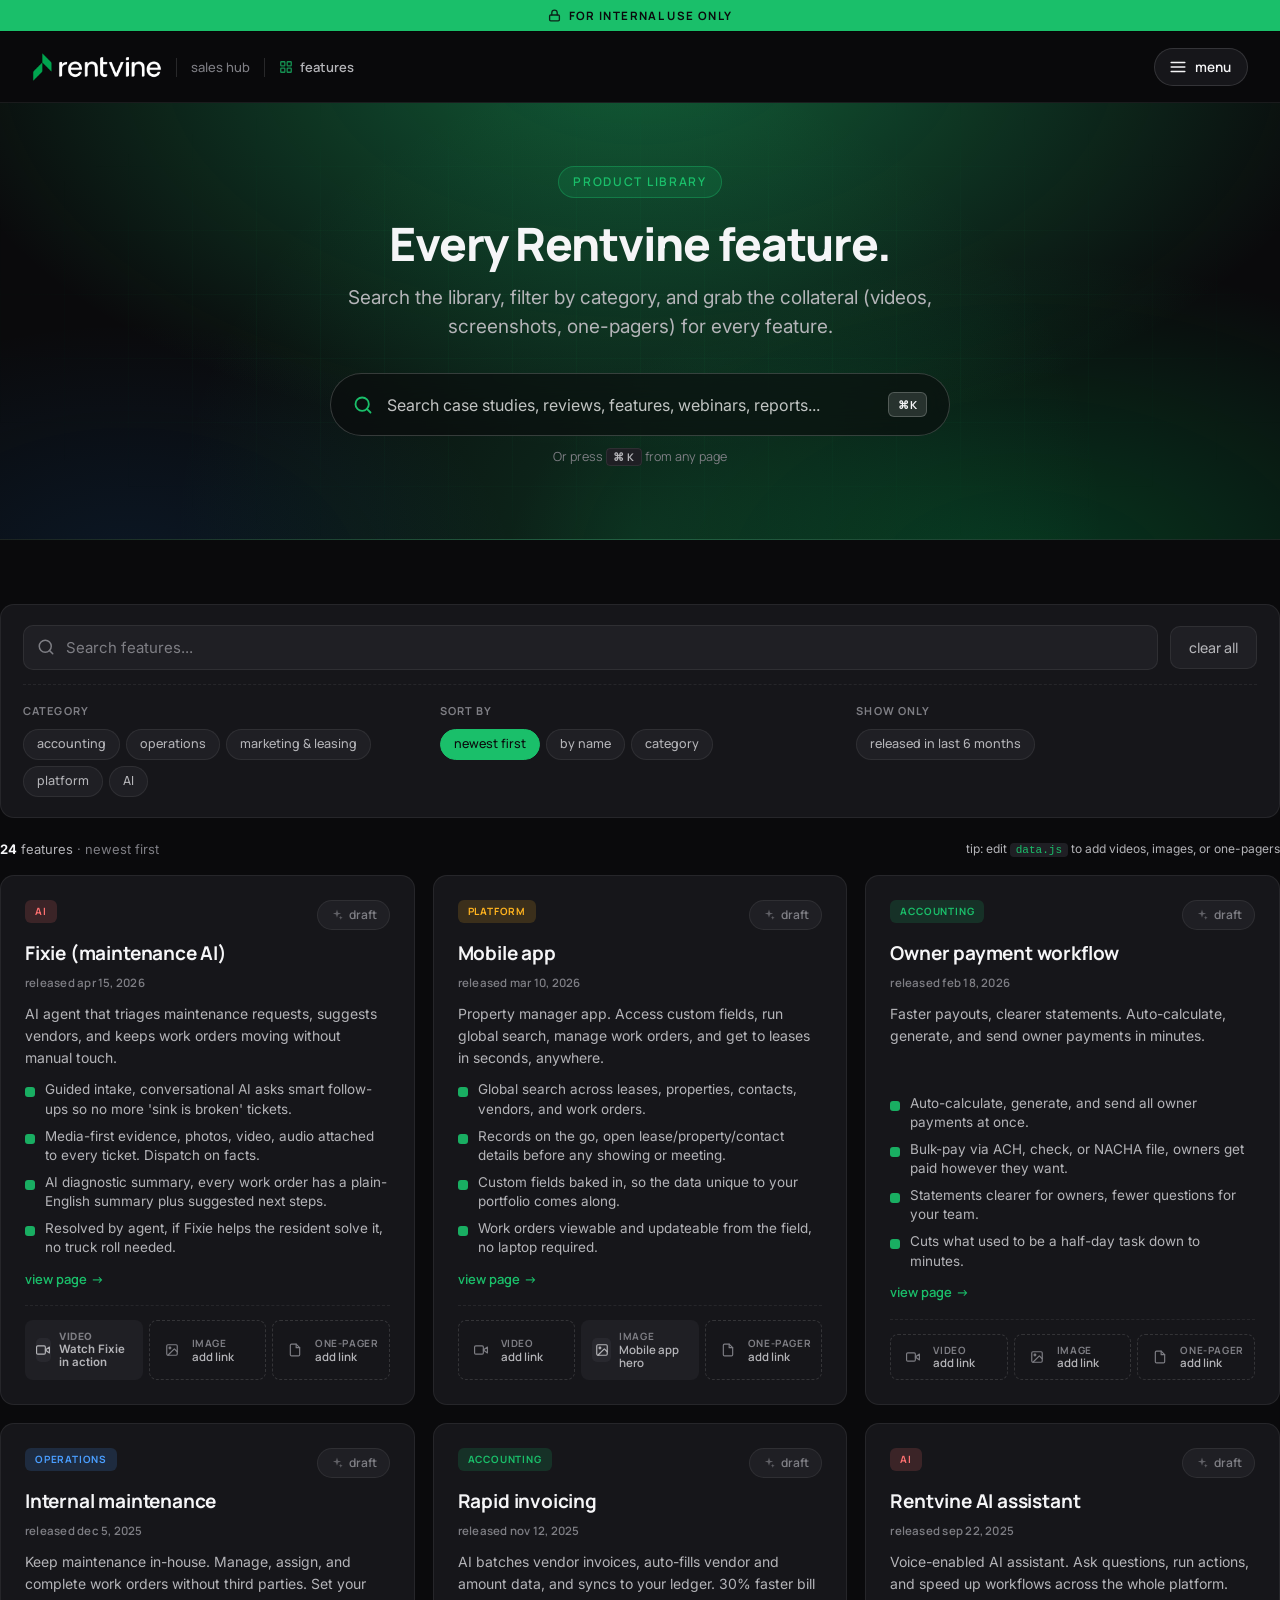
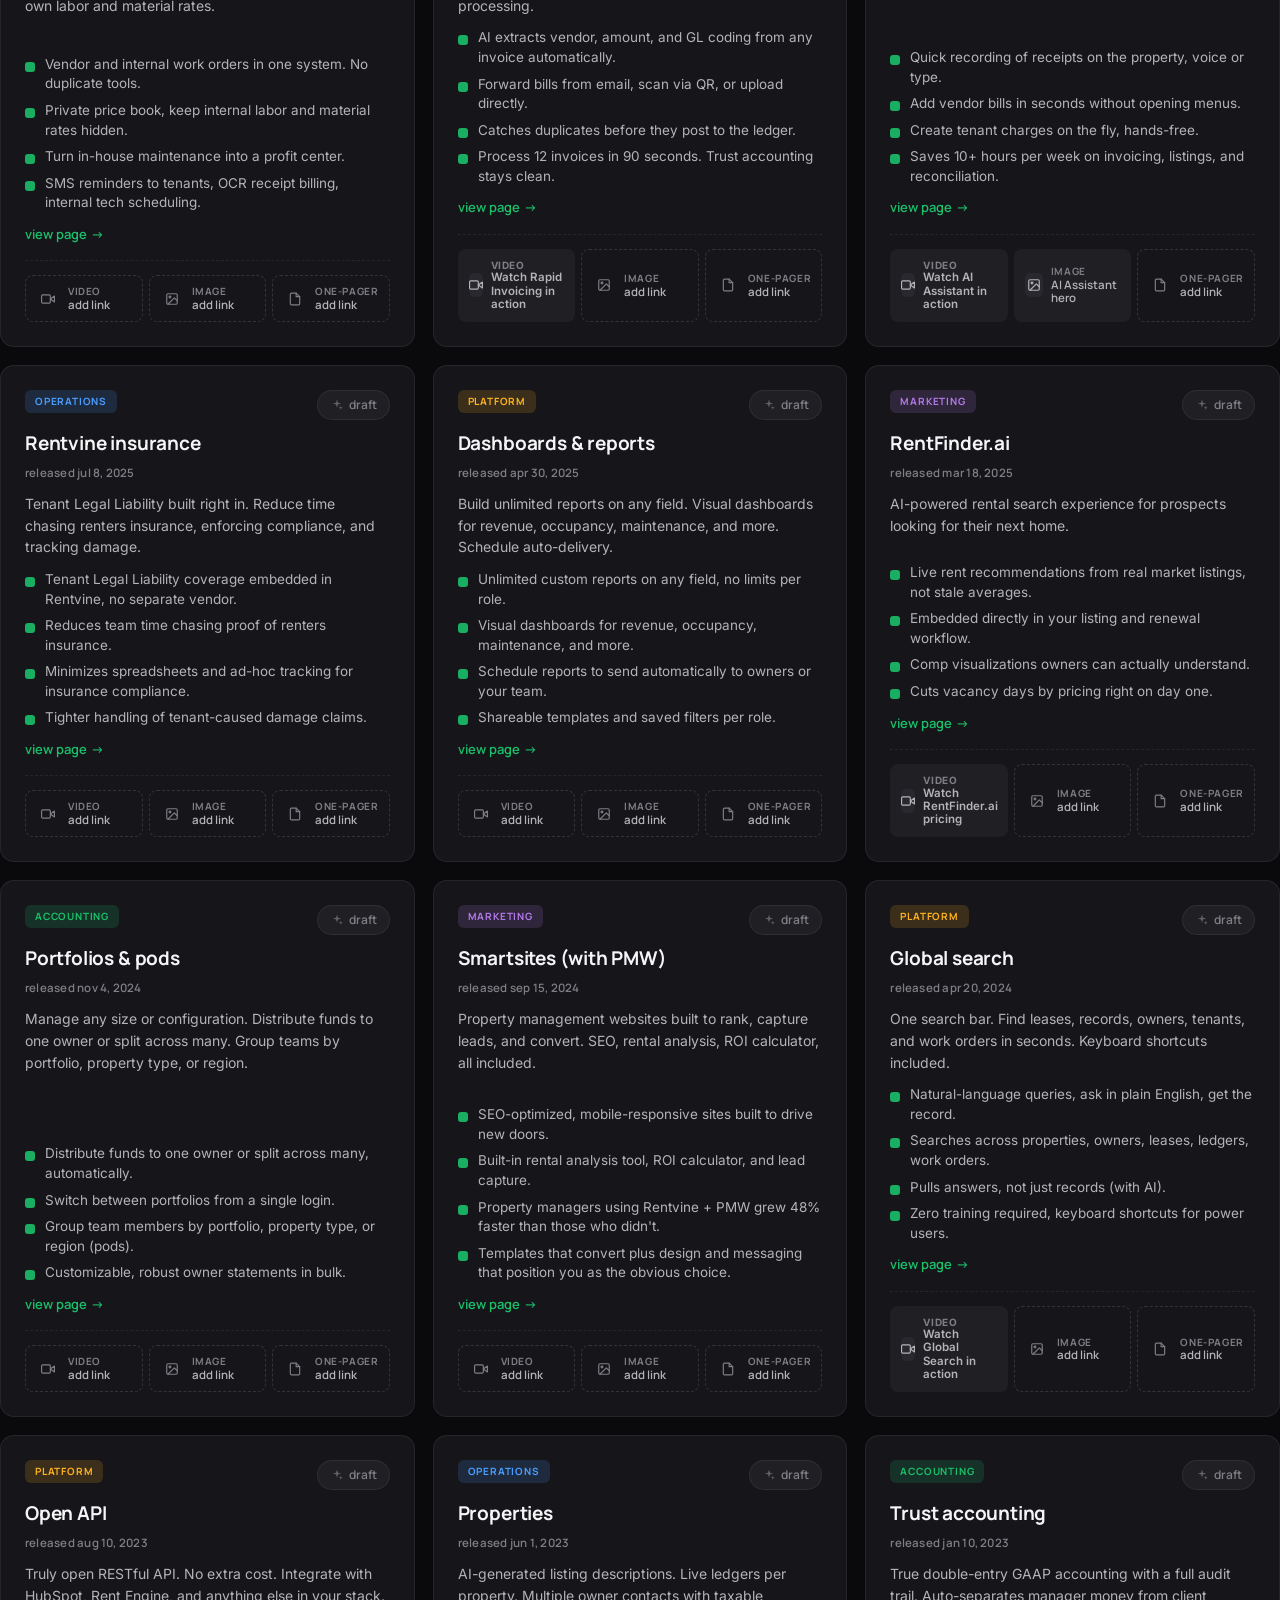
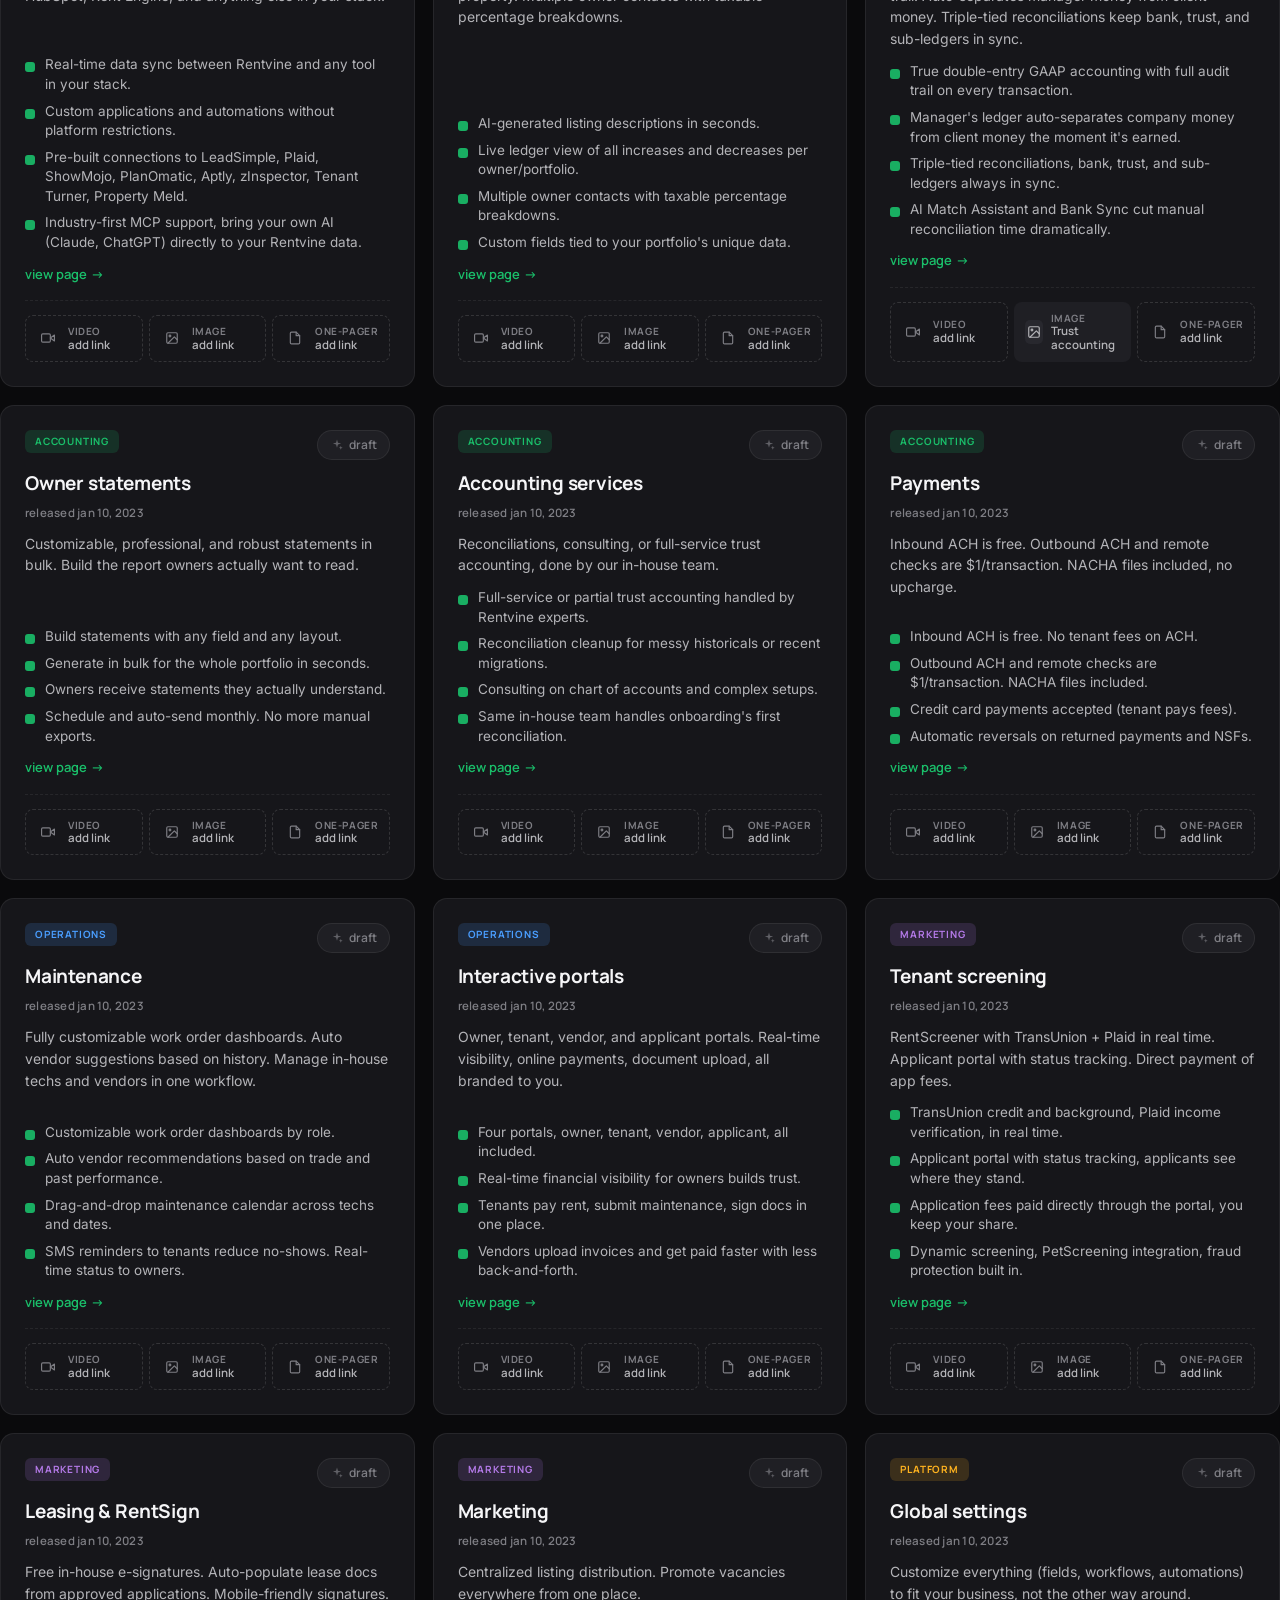
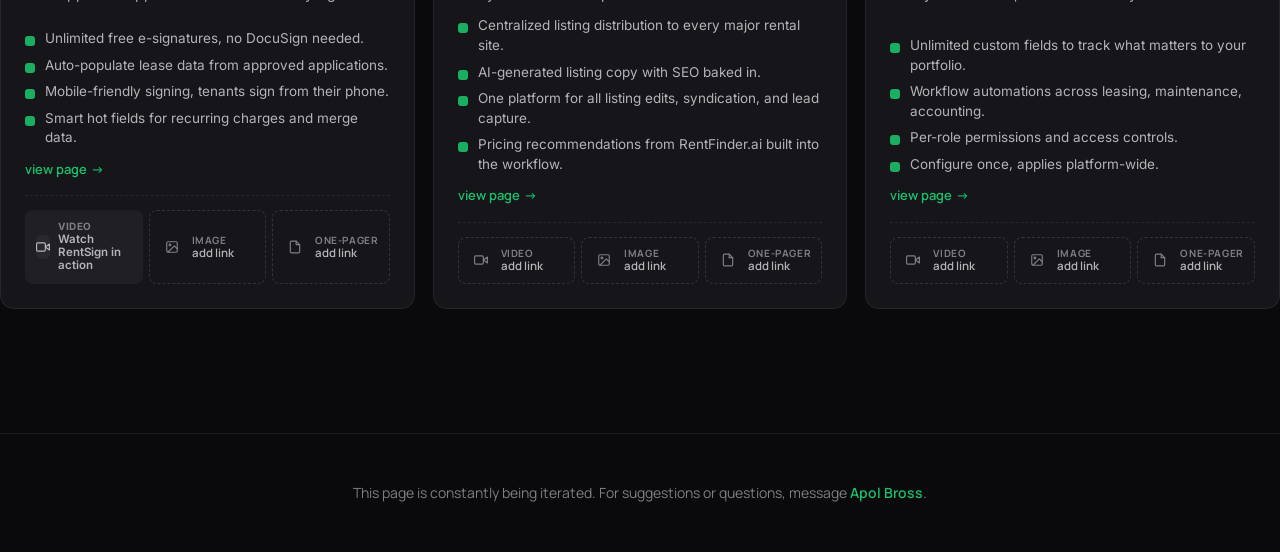
<file: features.html>
<!DOCTYPE html>
<html lang="en">
<head>
<meta charset="UTF-8" />
<meta name="viewport" content="width=device-width, initial-scale=1.0" />
<title>Features · Rentvine sales hub</title>
<link rel="stylesheet" href="style.css">
</head>
<body data-page="features">

<section class="hero hero-sub">
  <div class="hero-inner">
    <span class="eyebrow">product library</span>
    <h1>Every Rentvine feature.</h1>
    <p class="lead">Search the library, filter by category, and grab the collateral (videos, screenshots, one-pagers) for every feature.</p>
  </div>
</section>

<section class="container section">
  <div class="toolbar">
    <div class="search-row">
      <div class="search-input">
        <svg width="18" height="18" viewBox="0 0 24 24" fill="none" stroke="currentColor" stroke-width="2" stroke-linecap="round" stroke-linejoin="round"><circle cx="11" cy="11" r="8"/><line x1="21" y1="21" x2="16.65" y2="16.65"/></svg>
        <input type="text" id="featSearch" placeholder="Search features..." />
      </div>
      <button class="clear-btn" id="featClear">clear all</button>
    </div>
    <div class="filter-groups">
      <div class="filter-group">
        <span class="label">Category</span>
        <div class="chip-row" id="featCats">
          <span class="chip" data-value="accounting">accounting</span>
          <span class="chip" data-value="operations">operations</span>
          <span class="chip" data-value="marketing">marketing & leasing</span>
          <span class="chip" data-value="platform">platform</span>
          <span class="chip" data-value="ai">AI</span>
        </div>
      </div>
      <div class="filter-group">
        <span class="label">Sort by</span>
        <div class="chip-row" id="featSort">
          <span class="chip active vine" data-value="newest">newest first</span>
          <span class="chip" data-value="alpha">by name</span>
          <span class="chip" data-value="category">category</span>
        </div>
      </div>
      <div class="filter-group">
        <span class="label">Show only</span>
        <div class="chip-row" id="featNewToggle">
          <span class="chip" data-value="new">released in last 6 months</span>
        </div>
      </div>
    </div>
  </div>

  <div class="results-meta">
    <span><b id="featCount">0</b> features <span style="color:var(--text-tertiary);" id="featSortLabel">· newest first</span></span>
    <span style="font-size:12px;">tip: edit <code>data.js</code> to add videos, images, or one-pagers</span>
  </div>
  <div class="features-grid" id="featGrid"></div>
</section>

<script src="data.js"></script>
<script src="nav.js"></script>
<script src="share.js"></script>
<script src="search.js"></script>
<script>
  const fState = { search: "", cats: new Set(), sort: "newest", newOnly: false };

  const SIX_MONTHS_MS = 1000 * 60 * 60 * 24 * 30 * 6;
  function isNew(f) {
    if (!f.released) return false;
    return Date.now() - new Date(f.released).getTime() < SIX_MONTHS_MS;
  }

  function collateralSlot(type, asset) {
    const ico = type === "video" ? ICONS.video : type === "image" ? ICONS.image : ICONS.doc;
    const isEmpty = !asset || !asset.url;
    const tag = isEmpty ? "div" : "a";
    const href = isEmpty ? "" : `href="${asset.url}" target="_blank" rel="noopener"`;
    return `<${tag} class="collateral-slot ${isEmpty ? 'empty' : ''}" ${href}>
      <span class="ico">${ico}</span>
      <span class="label-stack">
        <span class="type">${type}</span>
        <span>${isEmpty ? 'add link' : (asset.label || 'open')}</span>
      </span>
    </${tag}>`;
  }

  function renderFeatures() {
    const q = fState.search.trim().toLowerCase();
    let filtered = features.filter(f => {
      if (q && !(f.name + " " + f.desc).toLowerCase().includes(q)) return false;
      if (fState.cats.size && !fState.cats.has(f.category)) return false;
      if (fState.newOnly && !isNew(f)) return false;
      return true;
    });

    // Sort
    if (fState.sort === "newest") {
      filtered.sort((a, b) => new Date(b.released || 0) - new Date(a.released || 0));
    } else if (fState.sort === "alpha") {
      filtered.sort((a, b) => a.name.localeCompare(b.name));
    } else if (fState.sort === "category") {
      const order = ['ai','accounting','operations','marketing','platform'];
      filtered.sort((a, b) => {
        const ca = order.indexOf(a.category);
        const cb = order.indexOf(b.category);
        if (ca !== cb) return ca - cb;
        return new Date(b.released || 0) - new Date(a.released || 0);
      });
    }

    setShareItems('feature', filtered);
    document.getElementById("featCount").textContent = filtered.length;
    const sortLabel = { newest: "newest first", alpha: "by name", category: "by category" }[fState.sort];
    document.getElementById("featSortLabel").textContent = "· " + sortLabel;

    const grid = document.getElementById("featGrid");
    grid.innerHTML = filtered.map((f, idx) => {
      const releaseDate = f.released ? fmtDate(f.released) : "";
      const newBadge = isNew(f) ? '<span class="new-badge">NEW</span>' : '';
      const benefitsHtml = f.benefits && f.benefits.length
        ? `<ul class="feature-benefits">${f.benefits.map(b => `<li>${b}</li>`).join("")}</ul>`
        : '';
      return `
      <div class="feature-card">
        <div class="feature-head">
          <span class="category-badge ${f.category}">${f.category}</span>
          ${newBadge}
          ${shareBtnHtml('feature', idx)}
        </div>
        <h3>${f.name}</h3>
        ${releaseDate ? `<div class="release-date">released ${releaseDate}</div>` : ''}
        <div class="feature-desc">${f.desc}</div>
        ${benefitsHtml}
        <a class="feature-link" href="${f.url}" target="_blank" rel="noopener">view page </a>
        <div class="collateral-row">
          ${collateralSlotEnhanced("video", f.video)}
          ${collateralSlot("image", f.image)}
          ${collateralSlot("one-pager", f.onePager)}
        </div>
      </div>`;
    }).join("");
  }

  // Video slots get a popup player instead of just opening YouTube
  function collateralSlotEnhanced(type, asset) {
    const ico = ICONS.video;
    const isEmpty = !asset || !asset.url;
    if (isEmpty) {
      return `<div class="collateral-slot empty">
        <span class="ico">${ico}</span>
        <span class="label-stack">
          <span class="type">${type}</span>
          <span>add link</span>
        </span>
      </div>`;
    }
    return `<button type="button" class="collateral-slot video-pop" data-video-url="${asset.url}" title="Click to watch">
      <span class="ico">${ico}</span>
      <span class="label-stack">
        <span class="type">${type}</span>
        <span>${asset.label || 'watch'}</span>
      </span>
    </button>`;
  }

  // Video modal
  function ensureVideoModal() {
    if (document.getElementById("videoModal")) return;
    document.body.insertAdjacentHTML("beforeend", `
      <div class="video-modal" id="videoModal" hidden>
        <div class="video-modal-bg" id="videoModalBg"></div>
        <div class="video-modal-content">
          <button class="video-modal-close" id="videoModalClose">×</button>
          <div class="video-modal-frame" id="videoModalFrame"></div>
        </div>
      </div>
    `);
    document.getElementById("videoModalBg").addEventListener("click", closeVideoModal);
    document.getElementById("videoModalClose").addEventListener("click", closeVideoModal);
    document.addEventListener("keydown", e => { if (e.key === "Escape") closeVideoModal(); });
  }
  function openVideoModal(url) {
    ensureVideoModal();
    // Extract YouTube video ID from common URL formats
    const m = url.match(/(?:youtu\.be\/|youtube\.com\/(?:watch\?v=|embed\/|v\/))([^?&\/]+)/);
    const id = m ? m[1] : null;
    const embedSrc = id ? `https://www.youtube.com/embed/${id}?autoplay=1&rel=0` : url;
    document.getElementById("videoModalFrame").innerHTML = `<iframe src="${embedSrc}" frameborder="0" allow="accelerometer; autoplay; encrypted-media; gyroscope; picture-in-picture; clipboard-write" allowfullscreen></iframe>`;
    document.getElementById("videoModal").hidden = false;
  }
  function closeVideoModal() {
    const m = document.getElementById("videoModal");
    if (m) { m.hidden = true; document.getElementById("videoModalFrame").innerHTML = ""; }
  }
  document.addEventListener("click", e => {
    const btn = e.target.closest(".video-pop");
    if (!btn) return;
    e.preventDefault();
    openVideoModal(btn.dataset.videoUrl);
  });

  document.getElementById("featSearch").addEventListener("input", e => { fState.search = e.target.value; renderFeatures(); });

  document.getElementById("featCats").addEventListener("click", e => {
    const chip = e.target.closest(".chip"); if (!chip) return;
    const v = chip.getAttribute("data-value");
    if (fState.cats.has(v)) { fState.cats.delete(v); chip.classList.remove("active","vine"); }
    else { fState.cats.add(v); chip.classList.add("active","vine"); }
    renderFeatures();
  });

  document.getElementById("featSort").addEventListener("click", e => {
    const chip = e.target.closest(".chip"); if (!chip) return;
    document.querySelectorAll("#featSort .chip").forEach(c => c.classList.remove("active","vine"));
    chip.classList.add("active","vine");
    fState.sort = chip.getAttribute("data-value");
    renderFeatures();
  });

  document.getElementById("featNewToggle").addEventListener("click", e => {
    const chip = e.target.closest(".chip"); if (!chip) return;
    fState.newOnly = !fState.newOnly;
    chip.classList.toggle("active");
    chip.classList.toggle("vine");
    renderFeatures();
  });

  document.getElementById("featClear").addEventListener("click", () => {
    fState.search = "";
    fState.cats.clear();
    fState.newOnly = false;
    fState.sort = "newest";
    document.getElementById("featSearch").value = "";
    document.querySelectorAll("#featCats .chip.active, #featNewToggle .chip.active").forEach(c => c.classList.remove("active","vine"));
    document.querySelectorAll("#featSort .chip").forEach(c => c.classList.remove("active","vine"));
    document.querySelector('#featSort .chip[data-value="newest"]').classList.add("active","vine");
    renderFeatures();
  });

  renderFeatures();
</script>
</body>
</html>
</file>
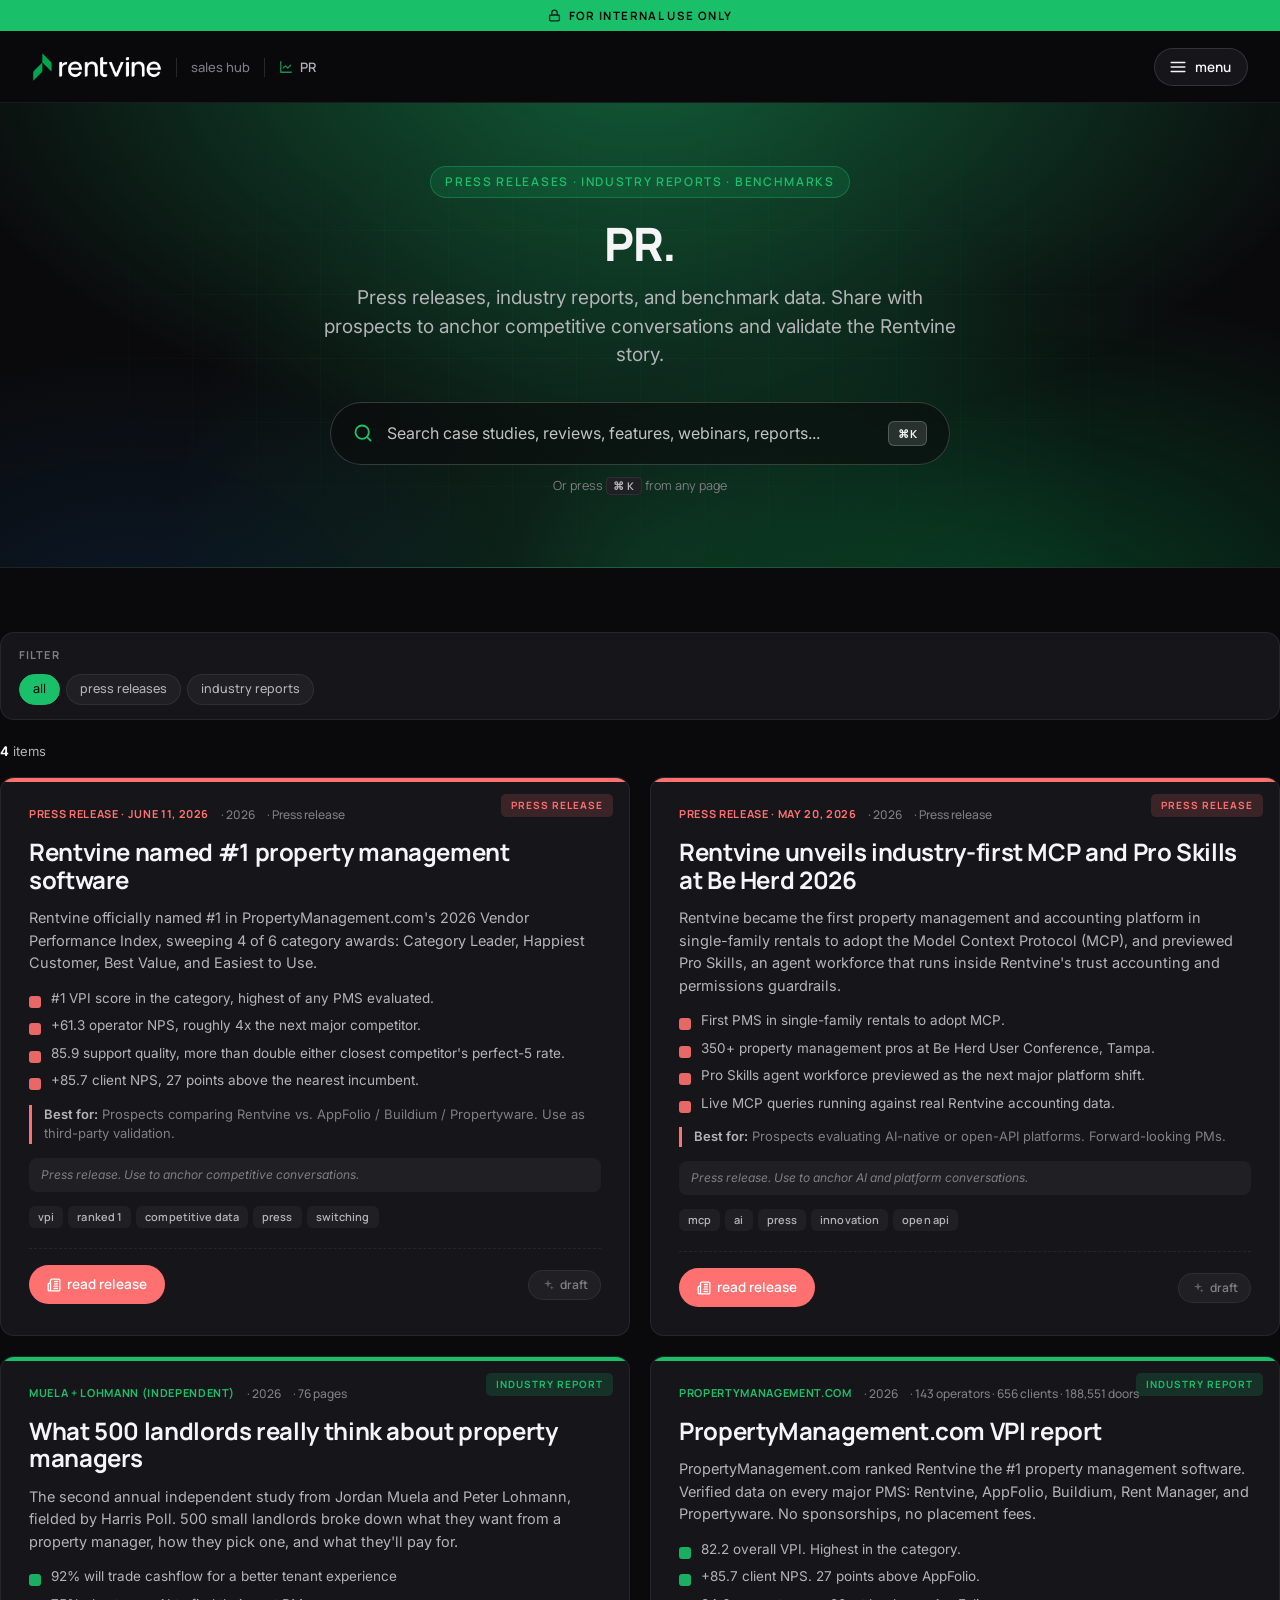
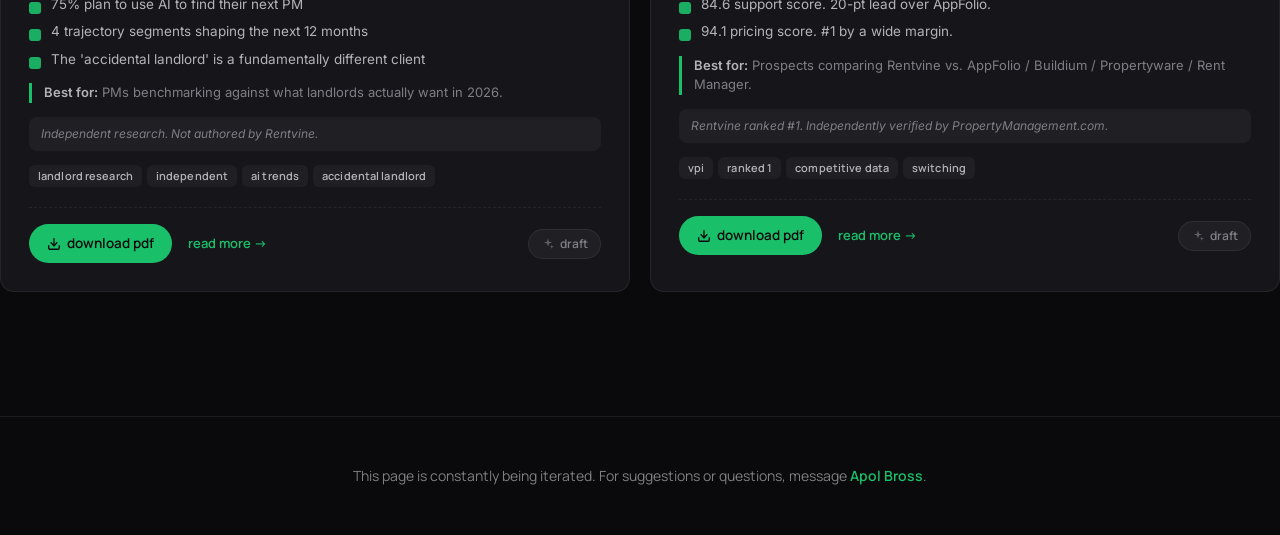
<file: industry-reports.html>
<!DOCTYPE html>
<html lang="en">
<head>
<meta charset="UTF-8" />
<meta name="viewport" content="width=device-width, initial-scale=1.0" />
<title>PR · Rentvine sales hub</title>
<link rel="stylesheet" href="style.css">
</head>
<body data-page="industry-reports">

<section class="hero hero-sub">
  <div class="hero-inner">
    <span class="eyebrow">press releases · industry reports · benchmarks</span>
    <h1>PR.</h1>
    <p class="lead">Press releases, industry reports, and benchmark data. Share with prospects to anchor competitive conversations and validate the Rentvine story.</p>
  </div>
</section>

<section class="container section">
  <div class="toolbar" style="padding: 14px 18px;">
    <div class="filter-group" style="margin: 0;">
      <span class="label">Filter</span>
      <div class="chip-row" id="prFilter">
        <span class="chip active vine" data-value="all">all</span>
        <span class="chip" data-value="press">press releases</span>
        <span class="chip" data-value="report">industry reports</span>
      </div>
    </div>
  </div>

  <div class="results-meta">
    <span><b id="reportCount">0</b> items</span>
  </div>

  <div class="report-grid" id="reportGrid"></div>
</section>

<script src="data.js"></script>
<script src="nav.js"></script>
<script src="share.js"></script>
<script src="search.js"></script>
<script>
  let prState = { type: "all" };

  document.getElementById("prFilter").addEventListener("click", e => {
    const chip = e.target.closest(".chip"); if (!chip) return;
    document.querySelectorAll("#prFilter .chip").forEach(c => c.classList.remove("active","vine"));
    chip.classList.add("active","vine");
    prState.type = chip.dataset.value;
    renderReports();
  });

  function renderReports() {
    const filtered = industryReports.filter(r => prState.type === "all" || (r.type || "report") === prState.type);
    setShareItems('report', filtered);
    document.getElementById("reportCount").textContent = filtered.length;
    document.getElementById("reportGrid").innerHTML = filtered.map((r, i) => {
      const isPress = r.type === "press";
      const typeBadge = isPress
        ? '<span class="pr-type-badge press">press release</span>'
        : '<span class="pr-type-badge report">industry report</span>';
      const downloadLabel = isPress ? "read release" : "download pdf";
      return `
      <div class="report-card ${r.color || ''} ${isPress ? 'is-press' : ''}">
        ${typeBadge}
        <div class="report-meta-row">
          <span class="publisher">${r.publisherShort || r.publisher}</span>
          <span>· ${r.year}</span>
          <span>· ${r.pages}</span>
        </div>
        <h3>${r.title}</h3>
        <div class="report-desc">${r.desc}</div>
        ${r.stats ? `<ul class="report-stats">${r.stats.map(s => `<li>${s}</li>`).join("")}</ul>` : ''}
        <div class="report-audience"><b>Best for:</b> ${r.audience}</div>
        ${r.note ? `<div class="report-note">${r.note}</div>` : ''}
        <div class="report-tags">
          ${r.tags.map(t => `<span class="tag">${t.replace(/-/g,' ')}</span>`).join("")}
        </div>
        <div class="report-actions">
          <div class="report-actions-primary">
            <a class="download-btn" href="${r.url}" target="_blank" rel="noopener">
              ${isPress
                ? '<svg width="14" height="14" viewBox="0 0 24 24" fill="none" stroke="currentColor" stroke-width="2.3" stroke-linecap="round" stroke-linejoin="round"><path d="M4 22h16a2 2 0 0 0 2-2V4a2 2 0 0 0-2-2H8a2 2 0 0 0-2 2v16a2 2 0 0 1-2 2zm0 0a2 2 0 0 1-2-2v-9c0-1.1.9-2 2-2h2"/><line x1="18" y1="14" x2="12" y2="14"/><line x1="18" y1="18" x2="12" y2="18"/><line x1="13" y1="6" x2="18" y2="6"/><line x1="13" y1="10" x2="18" y2="10"/></svg>'
                : '<svg width="14" height="14" viewBox="0 0 24 24" fill="none" stroke="currentColor" stroke-width="2.3" stroke-linecap="round" stroke-linejoin="round"><path d="M21 15v4a2 2 0 0 1-2 2H5a2 2 0 0 1-2-2v-4"/><polyline points="7 10 12 15 17 10"/><line x1="12" y1="15" x2="12" y2="3"/></svg>'}
              ${downloadLabel}
            </a>
            ${r.landingUrl ? `<a class="learn-more-link" href="${r.landingUrl}" target="_blank" rel="noopener">read more →</a>` : ''}
          </div>
          ${shareBtnHtml('report', i)}
        </div>
      </div>`;
    }).join("");
  }
  renderReports();
</script>
</body>
</html>
</file>
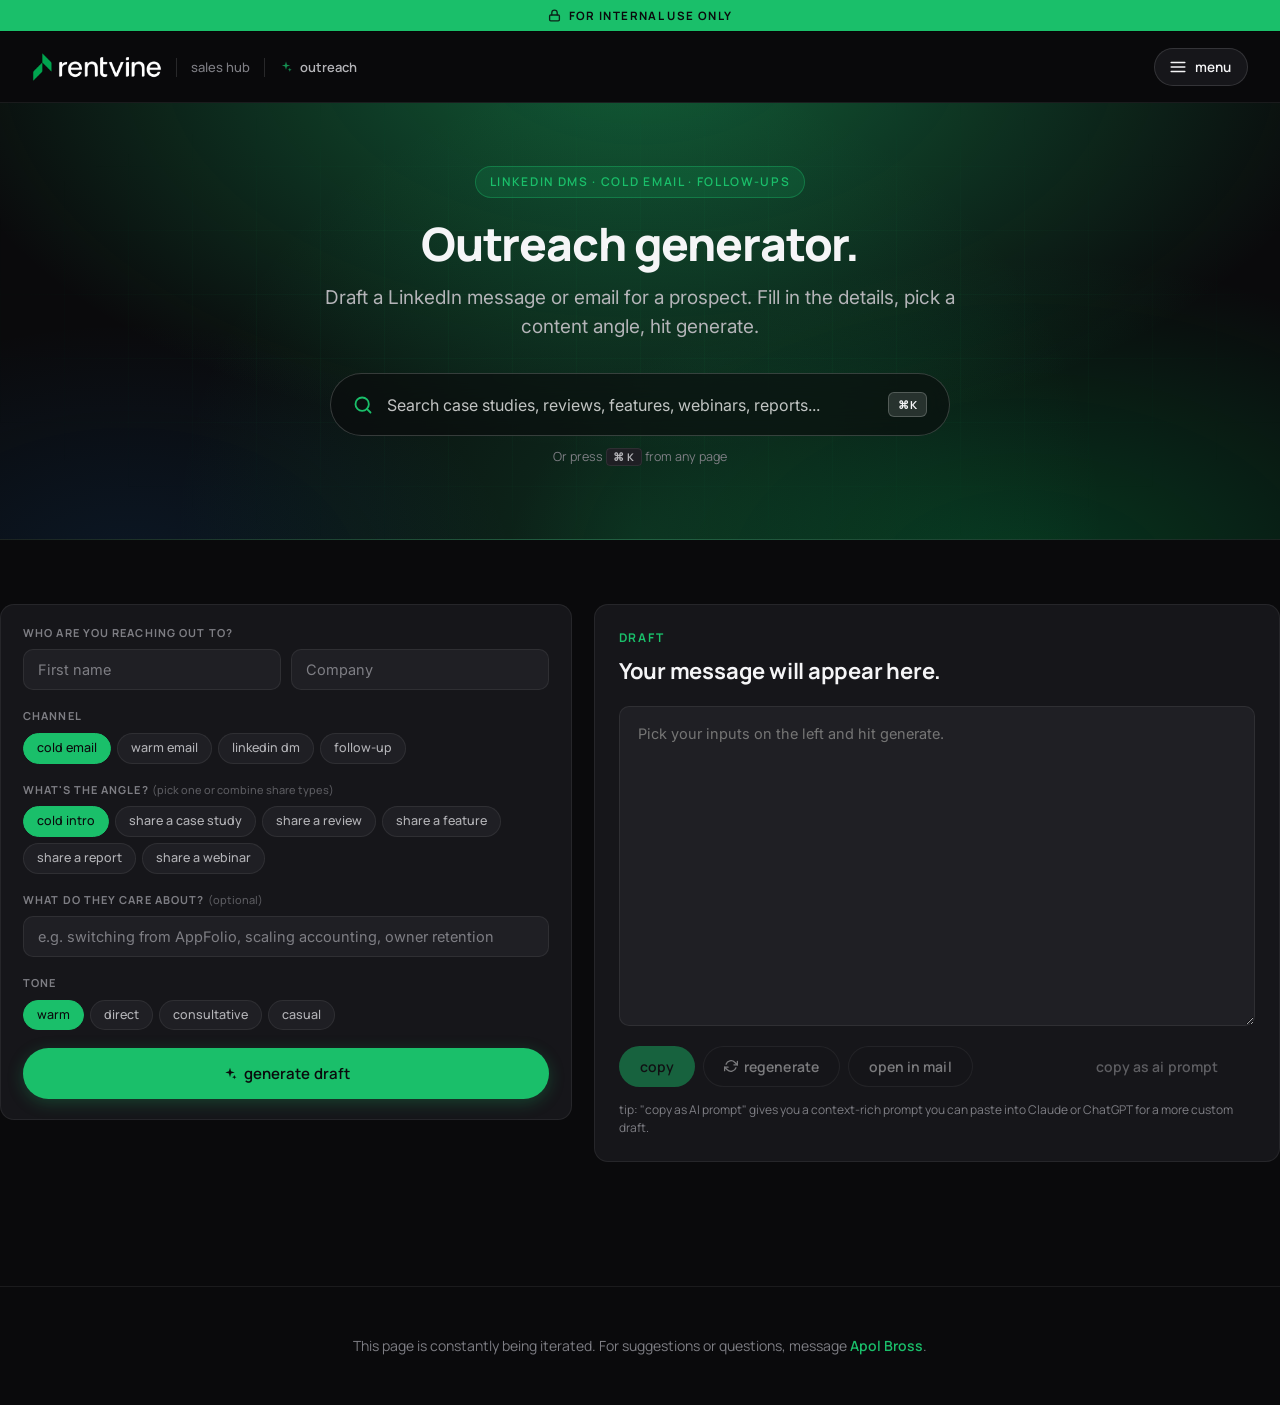
<file: outreach.html>
<!DOCTYPE html>
<html lang="en">
<head>
<meta charset="UTF-8" />
<meta name="viewport" content="width=device-width, initial-scale=1.0" />
<title>Outreach generator · Rentvine sales hub</title>
<link rel="stylesheet" href="style.css">
</head>
<body data-page="outreach">

<section class="hero hero-sub">
  <div class="hero-inner">
    <span class="eyebrow">linkedin dms · cold email · follow-ups</span>
    <h1>Outreach generator.</h1>
    <p class="lead">Draft a LinkedIn message or email for a prospect. Fill in the details, pick a content angle, hit generate.</p>
  </div>
</section>

<section class="container section">
  <div class="outreach-grid">
    <!-- LEFT: INPUTS -->
    <div class="outreach-form toolbar">

      <div class="filter-group">
        <span class="label">Who are you reaching out to?</span>
        <div class="input-pair">
          <input type="text" id="oFirstName" placeholder="First name" />
          <input type="text" id="oCompany" placeholder="Company" />
        </div>
      </div>

      <div class="filter-group">
        <span class="label">Channel</span>
        <div class="chip-row" id="oChannel">
          <span class="chip active vine" data-value="email">cold email</span>
          <span class="chip" data-value="warm-email">warm email</span>
          <span class="chip" data-value="linkedin">linkedin dm</span>
          <span class="chip" data-value="followup">follow-up</span>
        </div>
      </div>

      <div class="filter-group">
        <span class="label">What's the angle? <span class="optional">(pick one or combine share types)</span></span>
        <div class="chip-row" id="oType">
          <span class="chip active vine" data-value="cold-intro">cold intro</span>
          <span class="chip" data-value="share-case">share a case study</span>
          <span class="chip" data-value="share-review">share a review</span>
          <span class="chip" data-value="share-feature">share a feature</span>
          <span class="chip" data-value="share-report">share a report</span>
          <span class="chip" data-value="share-webinar">share a webinar</span>
        </div>
      </div>

      <div class="filter-group" id="oContentGroup" style="display:none;">
        <span class="label">Choose specific content <span class="optional">(pick one or more)</span></span>
        <div class="chip-row chip-row-scroll" id="oContent"></div>
      </div>

      <div class="filter-group">
        <span class="label">What do they care about? <span class="optional">(optional)</span></span>
        <input type="text" id="oPain" class="o-input-full" placeholder="e.g. switching from AppFolio, scaling accounting, owner retention" />
      </div>

      <div class="filter-group">
        <span class="label">Tone</span>
        <div class="chip-row" id="oTone">
          <span class="chip active vine" data-value="warm">warm</span>
          <span class="chip" data-value="direct">direct</span>
          <span class="chip" data-value="consultative">consultative</span>
          <span class="chip" data-value="casual">casual</span>
        </div>
      </div>

      <div class="filter-group">
        <button class="btn btn-primary o-generate-btn" id="oGenerate" type="button">
          <svg width="16" height="16" viewBox="0 0 24 24" fill="currentColor"><path d="M12 2.5l1.6 5.5 5.5 1.6-5.5 1.6L12 16.7l-1.6-5.5L4.9 9.6l5.5-1.6L12 2.5z"/><path d="M18.5 13.5l.85 2.4 2.4.85-2.4.85-.85 2.4-.85-2.4-2.4-.85 2.4-.85.85-2.4z"/></svg>
          generate draft
        </button>
      </div>
    </div>

    <!-- RIGHT: OUTPUT -->
    <div class="outreach-output">
      <div class="o-output-header">
        <div>
          <span class="section-eyebrow">draft</span>
          <h2 class="o-output-title" id="oOutputTitle">Your message will appear here.</h2>
        </div>
      </div>

      <div class="o-output-block">
        <div class="o-subject-row" id="oSubjectRow" style="display:none;">
          <label>Subject</label>
          <input type="text" id="oSubject" />
        </div>
        <textarea id="oBody" class="o-body" spellcheck="false" placeholder="Pick your inputs on the left and hit generate."></textarea>
      </div>

      <div class="o-actions">
        <button class="btn btn-primary" id="oCopy" type="button" disabled>copy</button>
        <button class="btn btn-secondary" id="oRegenerate" type="button" disabled>
          <svg width="14" height="14" viewBox="0 0 24 24" fill="none" stroke="currentColor" stroke-width="2.2" stroke-linecap="round" stroke-linejoin="round"><polyline points="23 4 23 10 17 10"/><polyline points="1 20 1 14 7 14"/><path d="M3.51 9a9 9 0 0 1 14.85-3.36L23 10M1 14l4.64 4.36A9 9 0 0 0 20.49 15"/></svg>
          regenerate
        </button>
        <button class="btn btn-secondary" id="oOpenAction" type="button" disabled>open in mail</button>
        <button class="btn btn-ghost o-ai-btn" id="oCopyAI" type="button" disabled>copy as AI prompt</button>
        <span class="o-status" id="oStatus"></span>
      </div>

      <p class="o-tip">tip: "copy as AI prompt" gives you a context-rich prompt you can paste into Claude or ChatGPT for a more custom draft.</p>
    </div>
  </div>
</section>

<script src="data.js"></script>
<script src="nav.js"></script>
<script src="share.js"></script>
<script src="search.js"></script>
<script>
  const oState = {
    firstName: "",
    company: "",
    channel: "email",
    types: new Set(["cold-intro"]),    // multi-select: cold-intro is exclusive; share-* can combine
    contentIds: new Set(),              // each id is "type::value" so we can mix across types
    pain: "",
    tone: "warm",
    nonce: 0
  };

  // ----- Helpers -----
  const N = (v, fb) => (v && v.trim()) ? v.trim() : fb;
  const pick = (arr, i) => arr[i % arr.length];

  function setupChipGroup(id, key) {
    document.getElementById(id).addEventListener("click", e => {
      const chip = e.target.closest(".chip"); if (!chip) return;
      document.querySelectorAll(`#${id} .chip`).forEach(c => c.classList.remove("active","vine"));
      chip.classList.add("active","vine");
      oState[key] = chip.dataset.value;
    });
  }
  setupChipGroup("oChannel", "channel");
  setupChipGroup("oTone", "tone");

  // Type chips: multi-select with cold-intro being exclusive
  document.getElementById("oType").addEventListener("click", e => {
    const chip = e.target.closest(".chip"); if (!chip) return;
    const v = chip.dataset.value;
    const isCold = v === "cold-intro";

    if (isCold) {
      // Picking cold intro clears all share types
      oState.types.clear();
      oState.types.add("cold-intro");
      document.querySelectorAll("#oType .chip").forEach(c => c.classList.remove("active","vine"));
      chip.classList.add("active","vine");
    } else {
      // Picking a share-* removes cold-intro if present
      if (oState.types.has("cold-intro")) {
        oState.types.delete("cold-intro");
        document.querySelector('#oType .chip[data-value="cold-intro"]').classList.remove("active","vine");
      }
      if (oState.types.has(v)) { oState.types.delete(v); chip.classList.remove("active","vine"); }
      else { oState.types.add(v); chip.classList.add("active","vine"); }
      // If nothing is selected at all, fall back to cold-intro
      if (oState.types.size === 0) {
        oState.types.add("cold-intro");
        document.querySelector('#oType .chip[data-value="cold-intro"]').classList.add("active","vine");
      }
    }
    syncContentDropdown();
  });

  document.getElementById("oFirstName").addEventListener("input", e => oState.firstName = e.target.value);
  document.getElementById("oCompany").addEventListener("input", e => oState.company = e.target.value);
  document.getElementById("oPain").addEventListener("input", e => oState.pain = e.target.value);

  // Content chip multi-select (each chip's data-value is "type::id")
  document.getElementById("oContent").addEventListener("click", e => {
    const chip = e.target.closest(".chip"); if (!chip) return;
    const key = chip.getAttribute("data-value");
    if (oState.contentIds.has(key)) { oState.contentIds.delete(key); chip.classList.remove("active","vine"); }
    else { oState.contentIds.add(key); chip.classList.add("active","vine"); }
  });

  // Data sources per type
  const TYPE_DATA = {
    "share-case":    () => caseStudies.map(c => ({ id: c.url, label: c.customer })),
    "share-review":  () => reviews.filter(r => r.stars === 5 && !r.exclude).slice(0, 30).map((r, i) => ({ id: String(i), label: `${r.name}${r.company && !/^(unknown|n\/?a)$/i.test(r.company) ? " · " + r.company : ""}` })),
    "share-feature": () => features.map(f => ({ id: f.url, label: f.name })),
    "share-report":  () => industryReports.map(r => ({ id: r.url, label: r.title })),
    "share-webinar": () => webinars.map(w => ({ id: w.url, label: w.title }))
  };
  const TYPE_LABEL = {
    "share-case":    "Case studies",
    "share-review":  "Reviews",
    "share-feature": "Features",
    "share-report":  "Reports",
    "share-webinar": "Webinars"
  };

  function syncContentDropdown() {
    const group = document.getElementById("oContentGroup");
    const wrap = document.getElementById("oContent");
    oState.contentIds.clear();

    const shareTypes = [...oState.types].filter(t => t !== "cold-intro");
    if (!shareTypes.length) {
      group.style.display = "none";
      wrap.innerHTML = "";
      return;
    }
    group.style.display = "";

    // Render sections per type
    let html = "";
    shareTypes.forEach(t => {
      const opts = TYPE_DATA[t]();
      if (!opts.length) return;
      // Section label only when more than one type is active
      if (shareTypes.length > 1) {
        html += `<div class="o-content-section-label">${TYPE_LABEL[t]}</div>`;
      }
      html += opts.map(o => `<span class="chip" data-value="${t}::${o.id}">${o.label}</span>`).join("");
    });
    wrap.innerHTML = html;
  }
  syncContentDropdown();

  // ----- Content lookup -----
  function lookupOne(t, id) {
    if (t === "share-case")    return caseStudies.find(c => c.url === id);
    if (t === "share-feature") return features.find(f => f.url === id);
    if (t === "share-report")  return industryReports.find(r => r.url === id);
    if (t === "share-webinar") return webinars.find(w => w.url === id);
    if (t === "share-review")  return reviews.filter(r => r.stars === 5 && !r.exclude).slice(0, 30)[parseInt(id, 10)];
    return null;
  }
  function getAllSelected() {
    // Returns [{ type, item }, ...] in the order chips were selected
    return [...oState.contentIds].map(key => {
      const sep = key.indexOf("::");
      const t = key.slice(0, sep);
      const id = key.slice(sep + 2);
      const item = lookupOne(t, id);
      return item ? { type: t, item } : null;
    }).filter(Boolean);
  }
  function getSelectedContent() {
    const all = getAllSelected();
    return all.length ? all[0].item : null;
  }

  // ----- Templates -----
  const TONE_GREETING = {
    warm:         ["Hi", "Hey", "Hi there"],
    direct:       ["Hi", "Hey"],
    consultative: ["Hi", "Hello"],
    casual:       ["Hey", "Hi"]
  };

  const PAIN_LINE = {
    warm:         (p) => `Saw that ${p} is on your radar. Wanted to share something useful.`,
    direct:       (p) => `Noticed ${p} is a focus for you.`,
    consultative: (p) => `Most PMs we talk to are wrestling with ${p}. Curious if that's true for you.`,
    casual:       (p) => `Came up in convo: ${p}. Thought of you.`
  };

  const SIGN_OFF = {
    warm:         ["Thanks,", "Best,", "Talk soon,"],
    direct:       ["Thanks,", "Best,"],
    consultative: ["Thanks,", "Best,"],
    casual:       ["Cheers,", "Thanks,"]
  };

  function generate() {
    const name = N(oState.firstName, "[first name]");
    const co = N(oState.company, "[Company]");
    const pain = N(oState.pain, "");
    const tone = oState.tone;
    const channel = oState.channel;
    const isCold = oState.types.has("cold-intro");
    const greet = pick(TONE_GREETING[tone], oState.nonce);
    const sign = pick(SIGN_OFF[tone], oState.nonce);

    let subject = "";
    let body = "";

    // ---- Cold intro (always exclusive of share-*) ----
    if (isCold) {
      const type = "cold-intro";
      const painLine = pain ? PAIN_LINE[tone](pain) : "";
      if (channel === "linkedin") {
        const variants = [
          `${greet} ${name}, ${painLine ? painLine + " " : ""}Rentvine is the #1-ranked PM software (PropertyManagement.com VPI report. 188K+ doors verified). Worth a quick look?`,
          `${greet} ${name}, ${pain ? "thinking about " + pain + "? " : ""}Wanted to put Rentvine on your radar. We just topped PropertyManagement.com's VPI ranking. Open to a 15-min compare?`,
          `${greet} ${name}, real quick on ${co} sounds like the kind of operation Rentvine fits well. 35-min support response, +85.7 NPS, no feature paywalls. Worth comparing?`
        ];
        body = pick(variants, oState.nonce);
      } else {
        // email (cold or warm)
        const sub = [
          `Quick idea for ${co}`,
          `Rentvine + ${co}?`,
          `Worth a 15-min compare, ${name}?`
        ];
        subject = pick(sub, oState.nonce);
        const variants = [
`${greet} ${name},

${painLine || "Wanted to put Rentvine on your radar."}

We're the property management software that PropertyManagement.com just ranked #1, verified by 143 operators and 656 of their clients across 188K+ doors. Strong on trust accounting, fast support (35-min average), and no feature paywalls.

If you're benchmarking your stack, would love to compare notes. Open to a 15-min call this week?

${sign}
[your name]`,
`${greet} ${name},

${painLine || ""}Rentvine is the fastest-growing PM software in single-family rentals. A few things ${co} might care about:

· True double-entry GAAP trust accounting
· Open RESTful API (no paywall)
· 30-60 days to go live, with 80% of the migration handled by our team

Happy to walk through it. Best time this week?

${sign}
[your name]`
        ];
        body = pick(variants, oState.nonce);
      }
    }

    // ---- Share content (case / review / feature / report / webinar) ----
    else {
      const selected = getAllSelected(); // [{ type, item }, ...]
      if (!selected.length) {
        body = "Pick at least one piece of content above (chips appear under \"Choose specific content\") then hit generate.";
        return { subject, body };
      }

      // Helpers — bullet block per type. Each carries the same context
      // (hook/outcomes/benefits/stats/takeaways) as the single-item drafts
      // and the per-card "draft" buttons on the other pages, just condensed.
      function renderBullet(t, it) {
        if (t === "share-case") {
          const sf = { appfolio: "switched from AppFolio", propertyware: "switched from Propertyware", legacy: "swapped out legacy software" }[it.switched] || "switched to Rentvine";
          const link = it.pdfUrl || it.url;
          const hook = it.outreachHook || `${it.customer} ${sf} and shared what changed.`;
          const outcomeLines = it.keyOutcomes && it.keyOutcomes.length
            ? "\n  " + it.keyOutcomes.slice(0, 2).map(o => "- " + o).join("\n  ")
            : "";
          return `· Case study: ${it.customer} (${sf})\n  ${hook}${outcomeLines}\n  ${link}`;
        }
        if (t === "share-review") {
          const source = it.source === 'g2' ? 'G2' : it.source === 'capterra' ? 'Capterra' : 'Google';
          const co2 = it.company && !/^(unknown|n\/?a)$/i.test(it.company) ? `, ${it.company}` : "";
          const txt = it.body || it.text || "(5-star review)";
          return `· Review (${source}): "${txt}"\n  ${it.name}${co2}`;
        }
        if (t === "share-feature") {
          const angle = it.outreachAngle || it.desc || "";
          const benefitLines = it.benefits && it.benefits.length
            ? "\n  " + it.benefits.slice(0, 2).map(b => "- " + b).join("\n  ")
            : "";
          return `· ${it.name}: ${angle}${benefitLines}\n  ${it.url}`;
        }
        if (t === "share-report") {
          const lead = it.snippet || `Sharing ${it.title}.`;
          const statLines = it.stats && it.stats.length
            ? "\n  " + it.stats.slice(0, 2).map(s => "- " + s).join("\n  ")
            : "";
          return `· Report: ${it.title}\n  ${lead}${statLines}\n  ${it.url}`;
        }
        if (t === "share-webinar") {
          const lead = it.outreachAngle || it.snippet || `Sharing a recent webinar with ${it.partner}: ${it.title}.`;
          const takeawayLines = it.takeaways && it.takeaways.length
            ? "\n  " + it.takeaways.slice(0, 2).map(x => "- " + x).join("\n  ")
            : "";
          return `· Webinar: ${it.title} (${it.partner})\n  ${lead}${takeawayLines}\n  ${it.url}`;
        }
        return "";
      }

      // Determine if all selected items are the same type
      const allTypes = new Set(selected.map(s => s.type));
      const singleType = allTypes.size === 1 ? [...allTypes][0] : null;

      // ---- Single item (rich, focused message) ----
      if (selected.length === 1) {
        const { type, item: it } = selected[0];
        if (type === "share-case") {
          const switchedFrom = { appfolio: "moved off AppFolio", propertyware: "made the switch from Propertyware", legacy: "swapped out their old software" }[it.switched] || "switched to Rentvine";
          const pdfLine = it.pdfUrl ? `\nPDF version: ${it.pdfUrl}` : "";
          const hook = it.outreachHook || `${it.customer} ${switchedFrom} and shared what changed.`;
          const outcomes = it.keyOutcomes && it.keyOutcomes.length
            ? "\n\nWhat changed:\n" + it.keyOutcomes.slice(0, 3).map(o => "· " + o).join("\n")
            : "";
          if (channel === "linkedin") {
            const link = it.pdfUrl || it.url;
            const linkedinHook = hook.split(".").slice(0, 2).join(".");
            body = `${greet} ${name}, ${pain ? "thinking about " + pain + ", " : ""}thought this might land. ${linkedinHook}. ${link}`;
          } else {
            subject = `Thought you'd want to see this. ${it.customer}`;
            body =
`${greet} ${name},

This case study might be helpful as we continue our conversation${pain ? ", especially around " + pain : ""}.

${hook}${outcomes}

${it.url}${pdfLine}

${sign}
[your name]`;
          }
        } else if (type === "share-review") {
          const source = it.source === 'g2' ? 'G2' : it.source === 'capterra' ? 'Capterra' : 'Google';
          const co2 = it.company && !/^(unknown|n\/?a)$/i.test(it.company) ? `, ${it.company}` : "";
          const txt = it.body || it.text || "";  // prefer the longer body
          if (channel === "linkedin") {
            body = `${greet} ${name}, came across this ${source} review and thought it might be helpful for you and your team:\n\n"${txt}"\n${it.name}${co2}`;
          } else {
            subject = `A real review from a property manager`;
            body =
`${greet} ${name},

Came across this ${source} review and thought it might be helpful for you and your team:

"${txt}"
${it.name}${co2}

${sign}
[your name]`;
          }
        } else if (type === "share-feature") {
          const angle = it.outreachAngle || it.desc;
          const benefitsBlock = it.benefits && it.benefits.length
            ? "\n\nWhat stands out:\n" + it.benefits.slice(0, 4).map(b => "· " + b).join("\n")
            : "";
          const descBlock = (it.outreachAngle && it.desc && it.desc !== it.outreachAngle)
            ? `\n\nWhere it lives in the product:\n${it.desc}`
            : "";
          const videoLine = it.video && it.video.url ? `\n\nWatch a 60-90 second walkthrough: ${it.video.url}` : "";
          const imageLine = it.image && it.image.url ? `\nScreenshot for context: ${it.image.url}` : "";
          const painOpener = pain ? `Heard you mention ${pain}. ${it.name} is what I'd point at first.\n\n` : "";
          const closingCTA = channel === "linkedin"
            ? ""
            : `\n\nIf it lands, I can show it live in about 10 minutes.\n\n${sign}\n[your name]`;

          if (channel === "linkedin") {
            // LinkedIn — still tight, but with one or two highlights instead of just a one-liner
            const topBenefit = it.benefits && it.benefits.length ? `\n\n${it.benefits[0]}` : "";
            const secondBenefit = it.benefits && it.benefits.length > 1 ? `\n${it.benefits[1]}` : "";
            body = `${greet} ${name}, ${pain ? "thinking about " + pain + " — " : ""}quick share on Rentvine's ${it.name}. ${angle.split(".").slice(0,2).join(".")}.${topBenefit}${secondBenefit}\n\n${it.url}`;
          } else {
            subject = `${it.name}, and why it might land for ${co}`;
            body =
`${greet} ${name},

${painOpener}${angle}${benefitsBlock}${descBlock}

${videoLine ? videoLine + "\n" : ""}${imageLine}${videoLine || imageLine ? "\n" : ""}
Full feature page: ${it.url}${closingCTA}`;
          }
        } else if (type === "share-report") {
          const isPress = it.type === "press";
          const body2 = it.snippet || `Sharing ${it.title}.`;
          const statsBlock = it.stats && it.stats.length
            ? "\n\n" + (isPress ? "Highlights:" : "A few highlights worth your time:") + "\n" + it.stats.slice(0, 3).map(s => "· " + s).join("\n")
            : "";
          const bestFor = it.audience ? `\n\nBest for: ${it.audience}` : "";
          const readingNote = isPress ? "Quick read." : "Worth a 10-minute skim.";
          if (channel === "linkedin") {
            body = `${greet} ${name}, ${body2} ${it.url}`;
          } else {
            subject = it.title;
            body = `${greet} ${name},\n\n${body2}${statsBlock}${bestFor}\n\n${it.url}\n\n${readingNote}\n\n${sign}\n[your name]`;
          }
        } else if (type === "share-webinar") {
          const lead = it.outreachAngle || it.snippet || `Sharing a recent webinar with ${it.partner}: ${it.title}.`;
          const takeaways = it.takeaways && it.takeaways.length
            ? "\n\nKey takeaways from the recording:\n" + it.takeaways.slice(0, 4).map(t => "· " + t).join("\n")
            : "";
          if (channel === "linkedin") {
            body = `${greet} ${name}, ${lead.split(".").slice(0,2).join(".")}. ${it.url}`;
          } else {
            subject = `Webinar: ${it.title}`;
            body = `${greet} ${name},\n\n${lead}${takeaways}\n\n${it.url}\n\n${sign}\n[your name]`;
          }
        }
      }

      // ---- Multiple items ----
      else {
        // Single-type bundle (e.g., 3 case studies)
        let intro, subj;
        if (singleType) {
          intro = {
            "share-case":    `Pulled a few customer stories that might land${pain ? " given " + pain : ""}.`,
            "share-review":  `Sharing a few recent reviews that might be useful for you and your team.`,
            "share-feature": `A few Rentvine features worth a look${pain ? ", given " + pain : ""}.`,
            "share-report":  `A couple of reports worth a skim.`,
            "share-webinar": `A few webinars worth bookmarking.`
          }[singleType];
          subj = {
            "share-case":    `A few customer stories worth a look`,
            "share-review":  `A few reviews from property managers`,
            "share-feature": `A few Rentvine features for your team`,
            "share-report":  `Two reports worth your time`,
            "share-webinar": `A few webinars worth a bookmark`
          }[singleType];
        }
        // Mixed-type bundle (e.g., case study + review + feature)
        else {
          intro = `Pulled a few resources that might be helpful for you and your team${pain ? ", especially around " + pain : ""}.`;
          subj  = `A few things worth your time`;
        }

        const bullets = selected.map(({ type, item }) => renderBullet(type, item)).join("\n\n");

        if (channel === "linkedin") {
          // Keep it tight on LinkedIn. Intro + bullets, no signoff
          body = `${greet} ${name}, ${intro.toLowerCase()}\n\n${bullets}`;
        } else {
          subject = subj;
          body =
`${greet} ${name},

${intro}

${bullets}

${sign}
[your name]`;
        }
      }
    }

    return { subject, body };
  }

  function render(draft) {
    const titleEl = document.getElementById("oOutputTitle");
    const subjectRow = document.getElementById("oSubjectRow");
    const subjectInput = document.getElementById("oSubject");
    const bodyEl = document.getElementById("oBody");

    if (draft.subject) {
      subjectRow.style.display = "";
      subjectInput.value = draft.subject;
      titleEl.textContent = "Email draft";
    } else {
      subjectRow.style.display = "none";
      titleEl.textContent = "LinkedIn DM draft";
    }
    bodyEl.value = draft.body;

    const openBtn = document.getElementById("oOpenAction");
    if (oState.channel === "linkedin") {
      openBtn.textContent = "open linkedin";
      openBtn.disabled = false;
    } else {
      openBtn.textContent = "open in mail";
      openBtn.disabled = false;
    }

    document.getElementById("oCopy").disabled = false;
    document.getElementById("oRegenerate").disabled = false;
    document.getElementById("oCopyAI").disabled = false;
  }

  document.getElementById("oGenerate").addEventListener("click", () => {
    oState.nonce = 0;
    render(generate());
  });

  document.getElementById("oRegenerate").addEventListener("click", () => {
    oState.nonce += 1;
    render(generate());
  });

  // Copy text (full subject+body if email)
  function getFullText() {
    const subj = document.getElementById("oSubject").value;
    const body = document.getElementById("oBody").value;
    if (subj) return `Subject: ${subj}\n\n${body}`;
    return body;
  }

  document.getElementById("oCopy").addEventListener("click", () => {
    navigator.clipboard.writeText(getFullText()).then(() => flashStatus("✓ copied"));
  });

  // Open mail or LinkedIn
  document.getElementById("oOpenAction").addEventListener("click", () => {
    const body = document.getElementById("oBody").value;
    if (oState.channel === "linkedin") {
      // LinkedIn doesn't support pre-filled DMs. Copy to clipboard and open LinkedIn.
      navigator.clipboard.writeText(body).then(() => {
        flashStatus("✓ copied. Paste into LinkedIn");
        window.open("https://www.linkedin.com/messaging/", "_blank", "noopener");
      });
    } else {
      const subj = document.getElementById("oSubject").value;
      const url = `mailto:?subject=${encodeURIComponent(subj)}&body=${encodeURIComponent(body)}`;
      window.location.href = url;
    }
  });

  // Build AI prompt with full context for Claude/ChatGPT
  document.getElementById("oCopyAI").addEventListener("click", () => {
    const selected = getAllSelected();
    const isCold = oState.types.has("cold-intro");

    let goal;
    if (isCold) {
      goal = "send a cold introduction";
    } else {
      const typeNames = {
        "share-case": "case study",
        "share-review": "customer review",
        "share-feature": "Rentvine feature",
        "share-report": "industry report",
        "share-webinar": "webinar recording"
      };
      const uniqueTypes = [...new Set(selected.map(s => typeNames[s.type] || s.type))];
      goal = `share ${selected.length} item${selected.length > 1 ? "s" : ""} (${uniqueTypes.join(" + ")})`;
    }

    const itemContext = selected.length
      ? `\n\nContext on the content I want to share (${selected.length} item${selected.length > 1 ? "s" : ""}):\n${JSON.stringify(selected.map(s => ({ type: s.type, ...s.item })), null, 2)}`
      : "";

    const channelLabel = { email: "cold email", "warm-email": "warm email", linkedin: "linkedin dm", followup: "follow-up message" }[oState.channel];

    const prompt =
`You are writing for Rentvine, the #1-ranked property management software (PropertyManagement.com VPI report). Voice is personable, direct, no jargon, no em dashes, sentence case in titles.

Write a ${channelLabel} for me. Goal: ${goal}.

Recipient:
- First name: ${N(oState.firstName, "[unknown]")}
- Company: ${N(oState.company, "[unknown]")}
- What they care about: ${N(oState.pain, "[unspecified]")}

Tone: ${oState.tone}
${itemContext}

Rules:
- ${oState.channel === "linkedin" ? "Keep it under 4 sentences. No subject line." : "Include a subject line (under 8 words) and a 4-8 sentence body. If multiple items, present them as a tight bulleted list."}
- No em dashes. Use periods or commas.
- Sound human and quippy. Avoid corporate speak ("cutting-edge", "robust", "seamless").
- End with a clear, low-friction CTA.

Draft below:`;

    navigator.clipboard.writeText(prompt).then(() => {
      flashStatus("✓ AI prompt copied. Paste into Claude or ChatGPT");
    });
  });

  function flashStatus(text) {
    const s = document.getElementById("oStatus");
    s.textContent = text;
    s.classList.add("ok");
    setTimeout(() => { s.textContent = ""; s.classList.remove("ok"); }, 2200);
  }
</script>
</body>
</html>
</file>
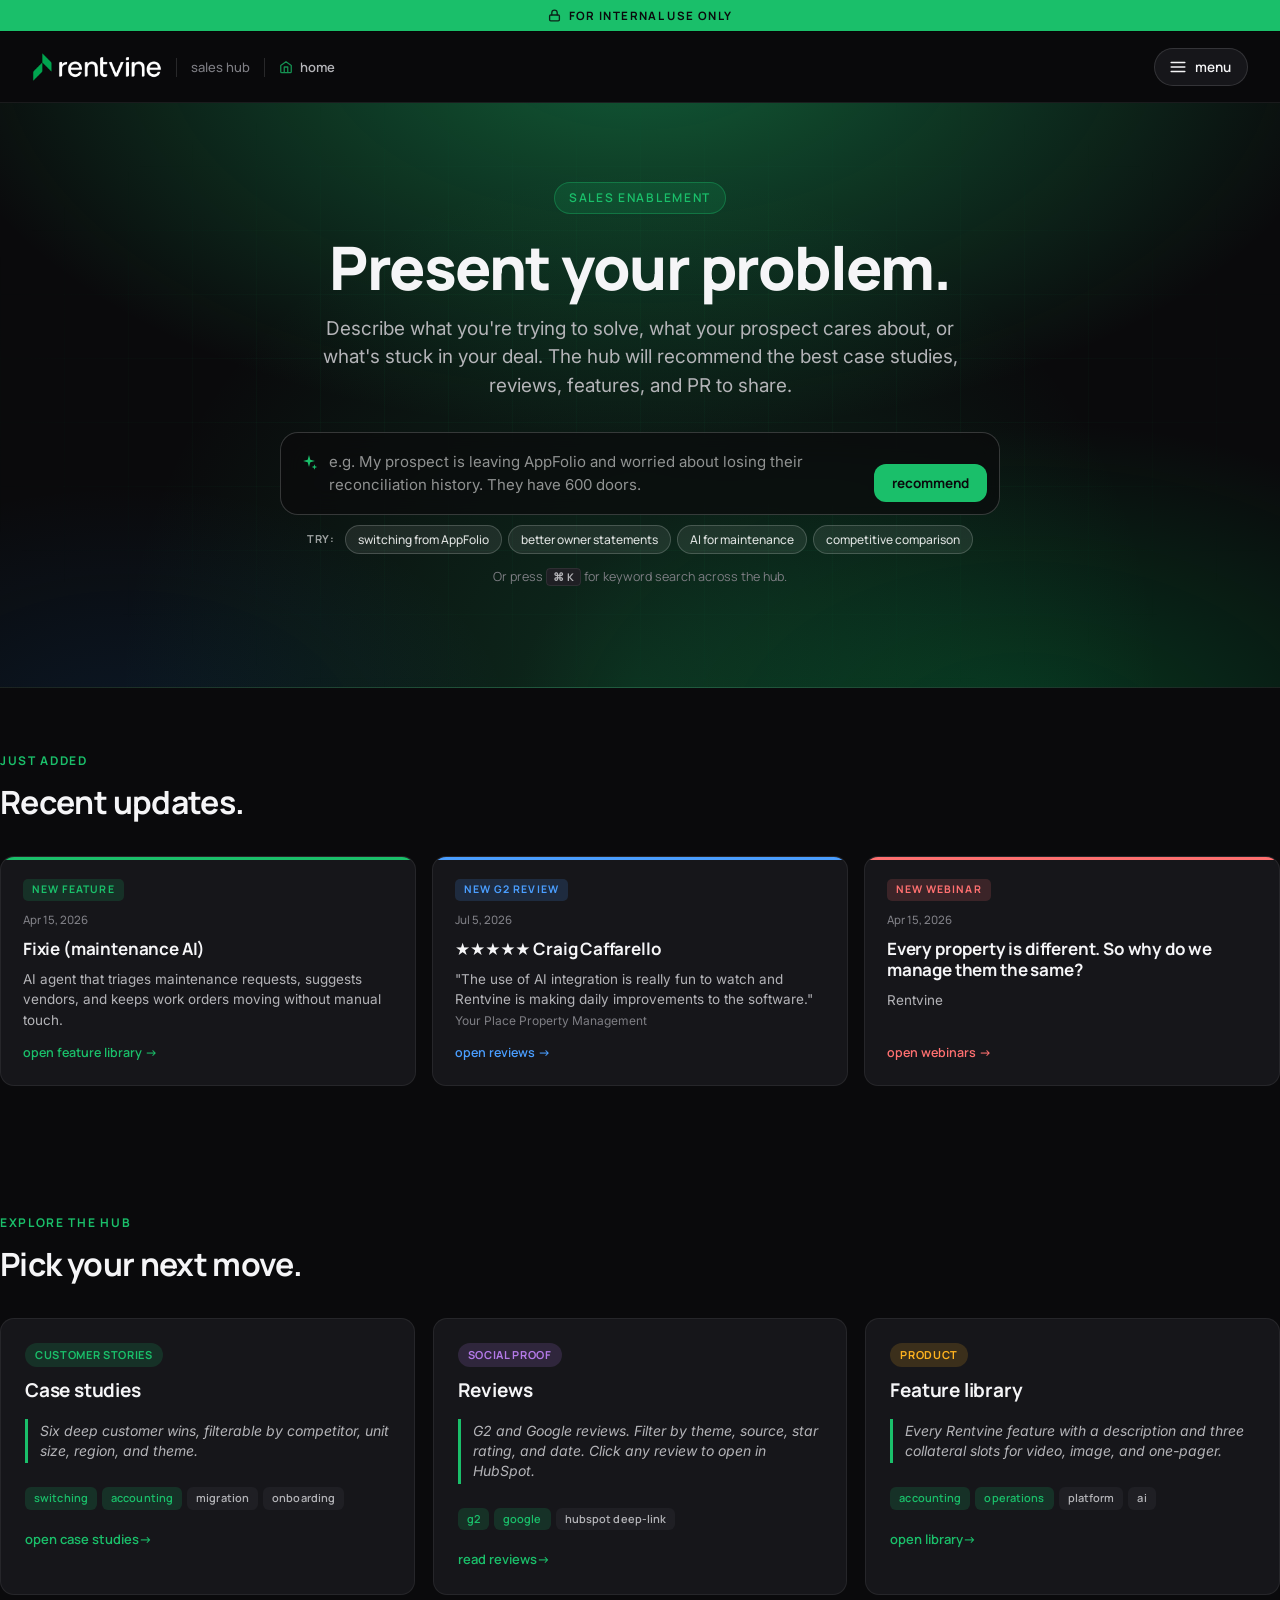
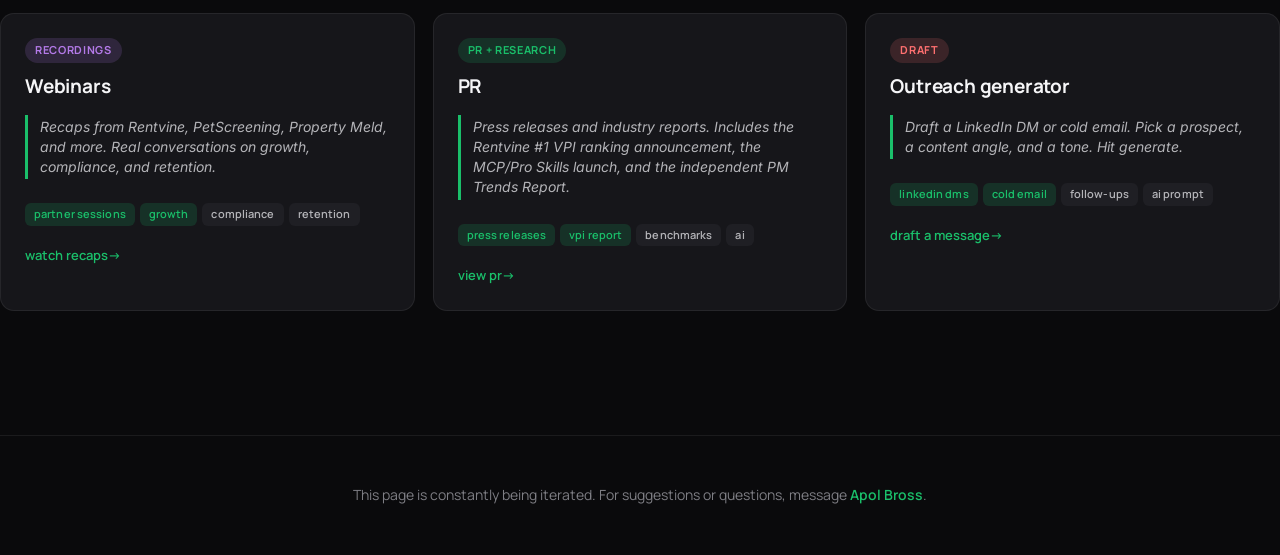
<file: rentvine-sales-hub.html>
<!DOCTYPE html>
<html lang="en">
<head>
<meta charset="UTF-8">
<title>Rentvine sales hub</title>
<meta http-equiv="refresh" content="0; url=index.html">
<link rel="canonical" href="index.html">
</head>
<body>
<p>This page moved. <a href="index.html">Open the new sales hub →</a></p>
<script>window.location.replace("index.html");</script>
</body>
</html>
</file>
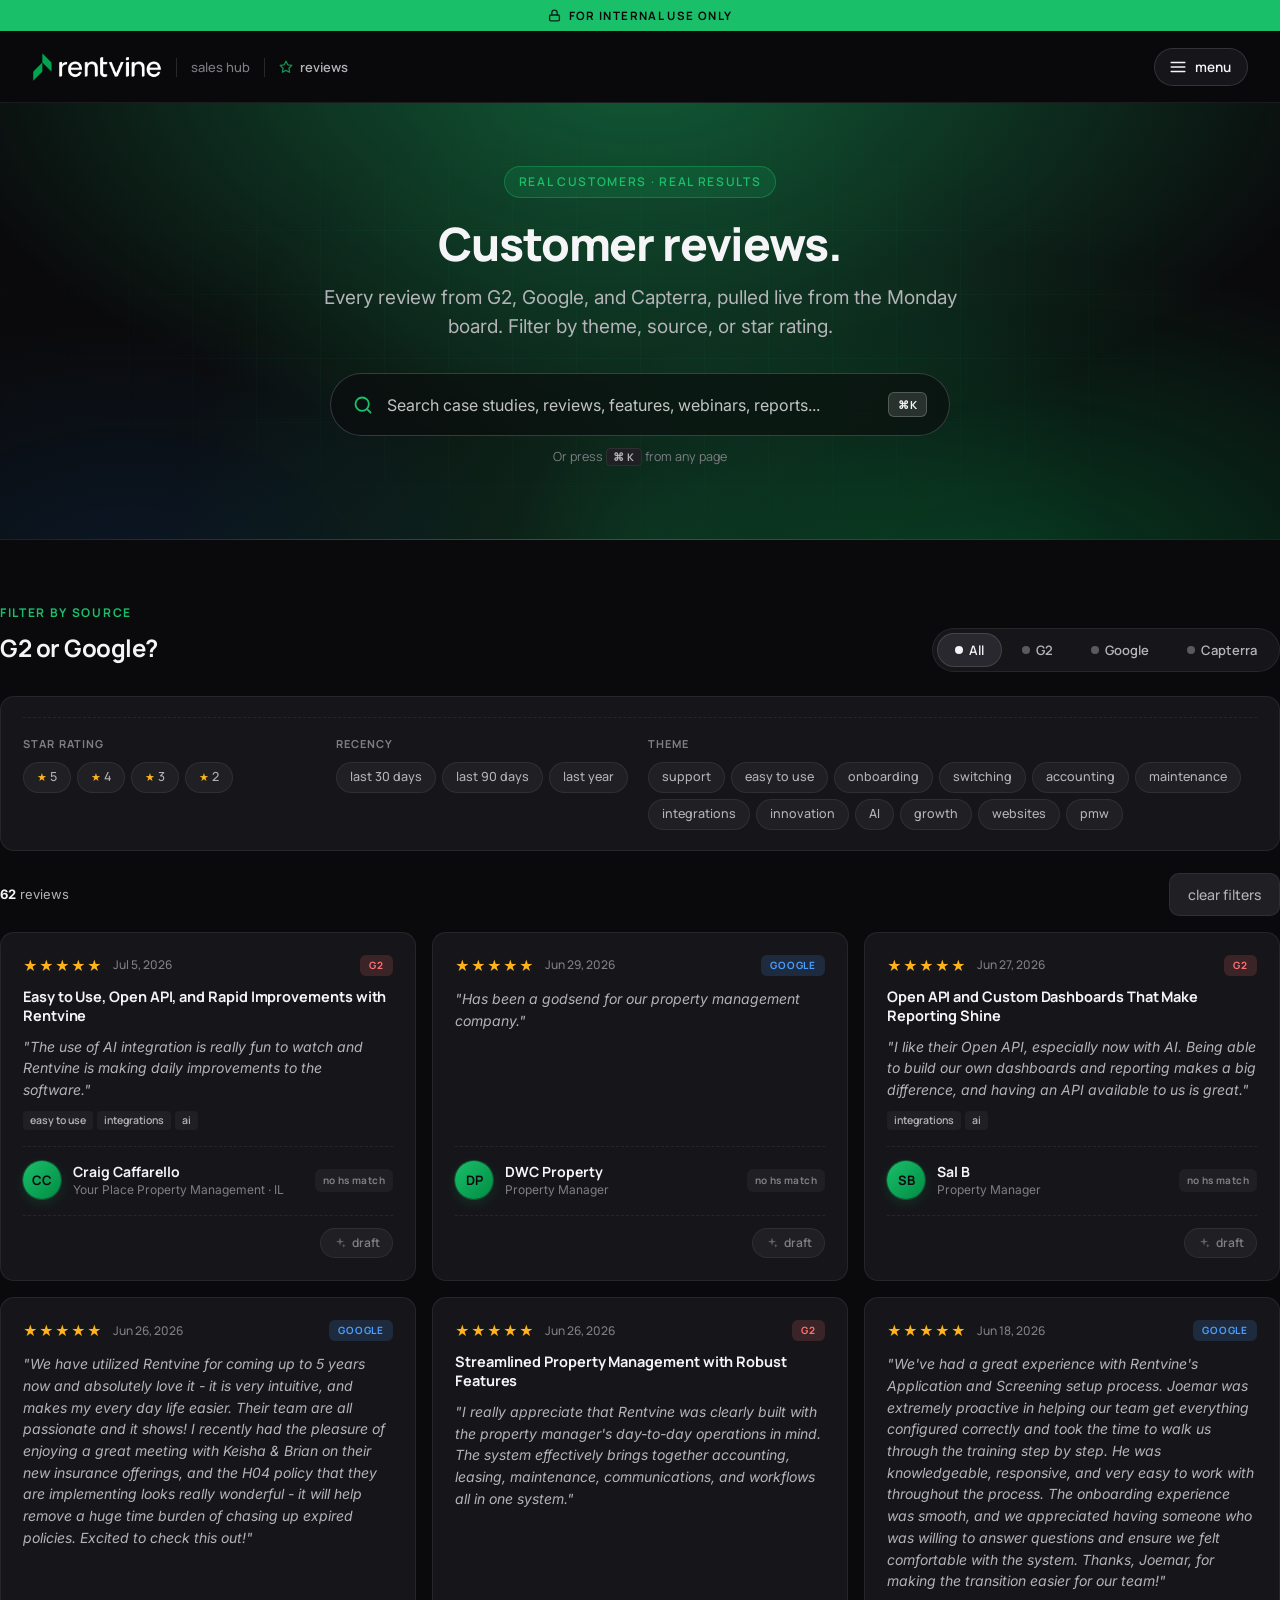
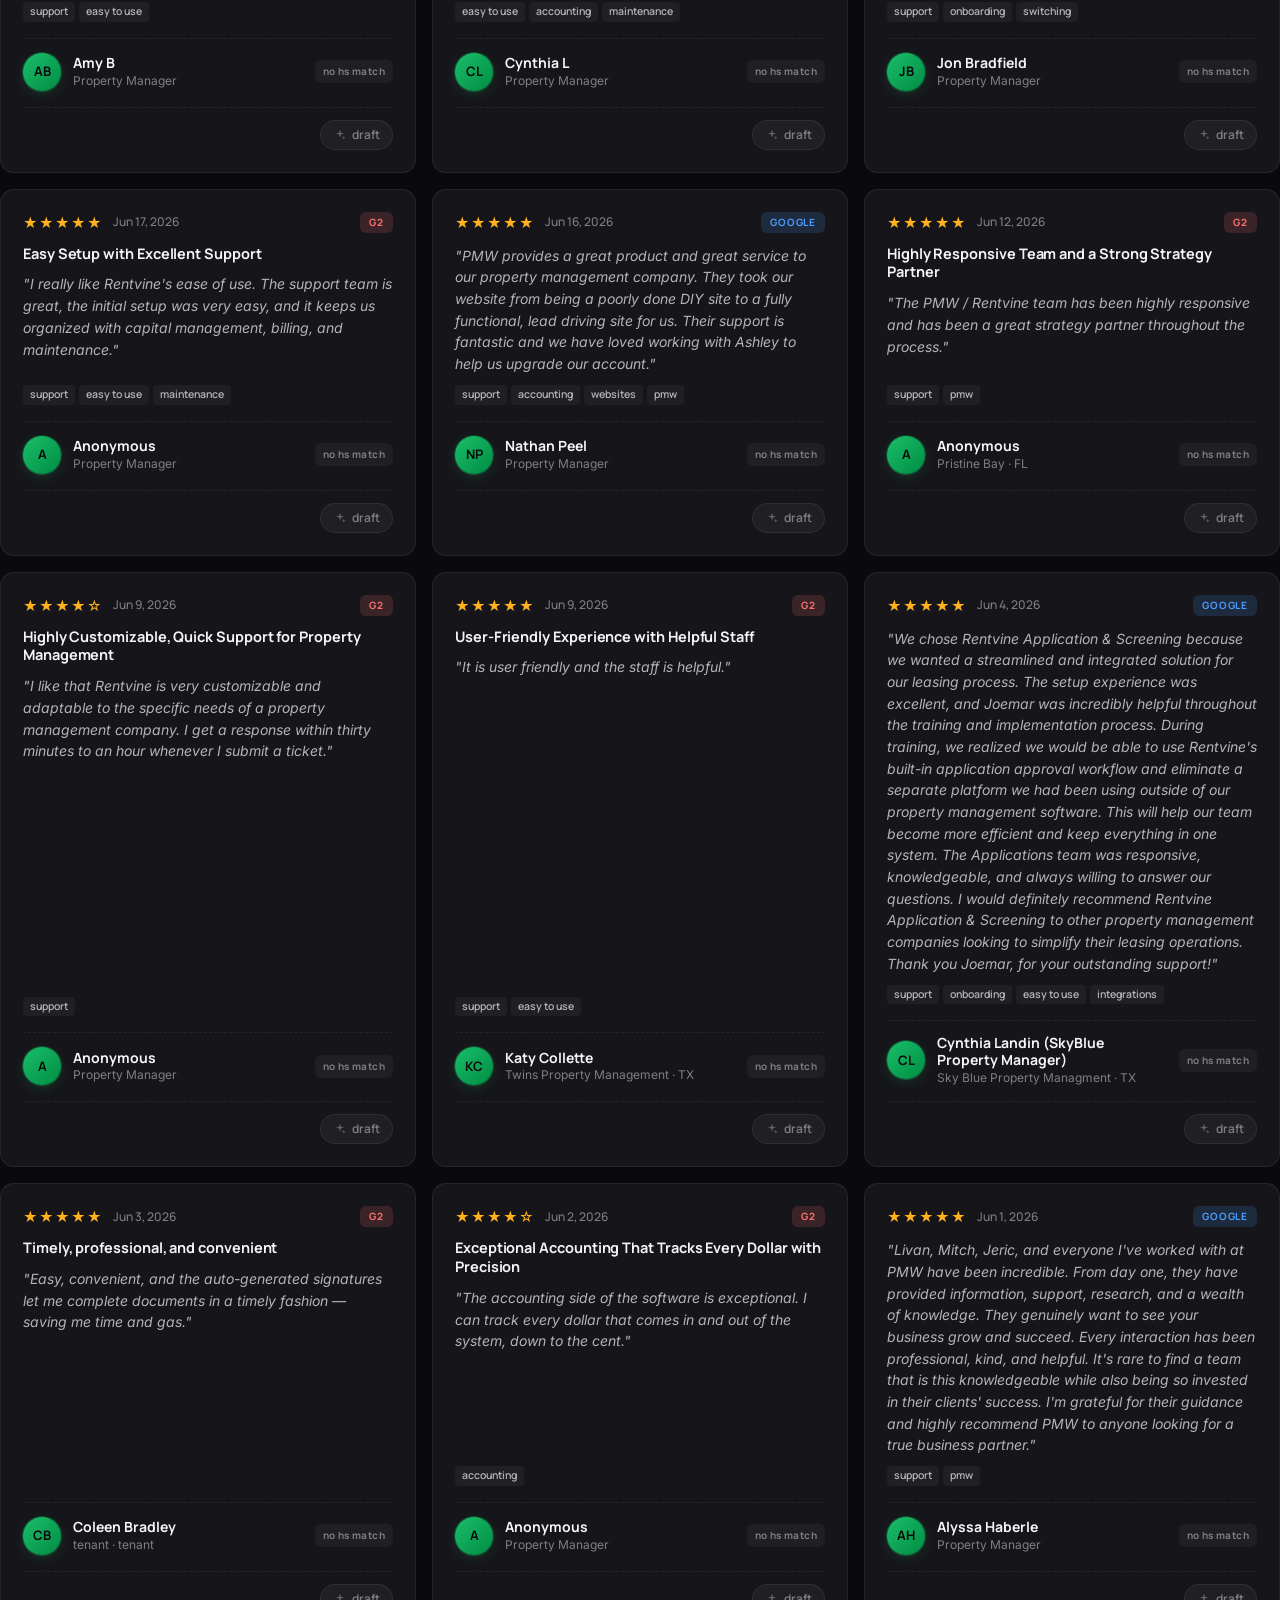
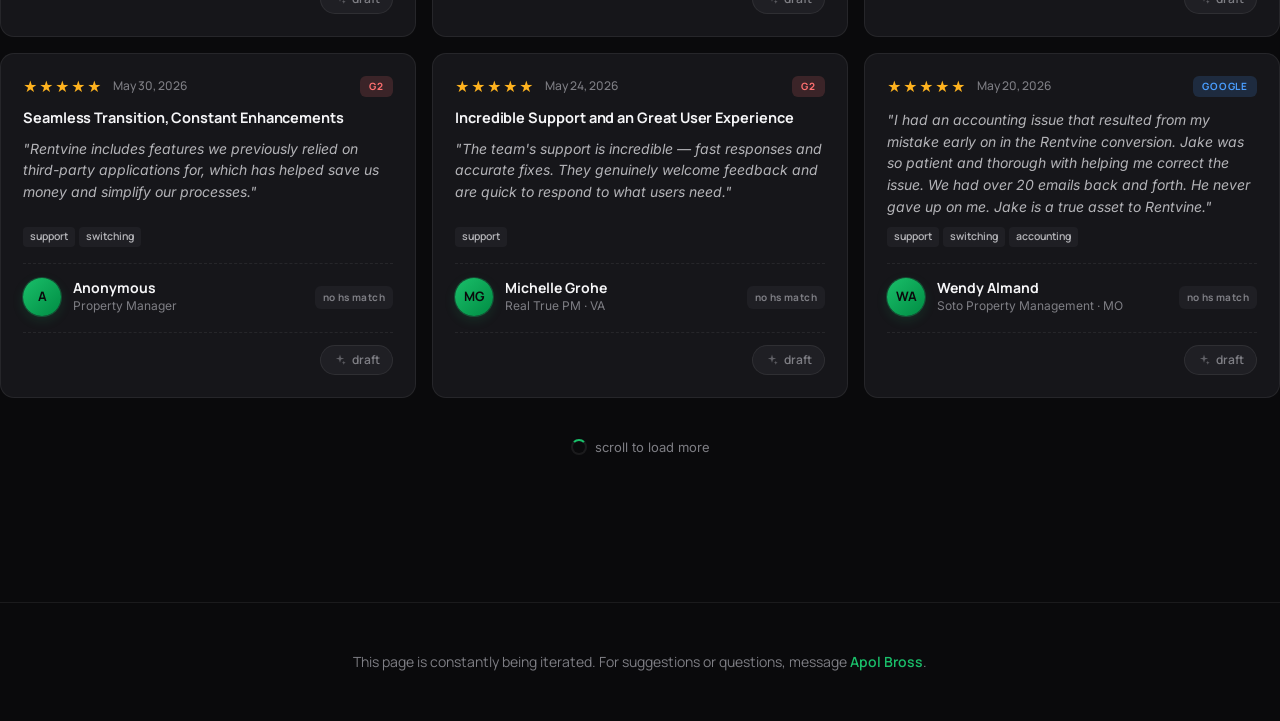
<file: reviews.html>
<!DOCTYPE html>
<html lang="en">
<head>
<meta charset="UTF-8" />
<meta name="viewport" content="width=device-width, initial-scale=1.0" />
<title>Reviews · Rentvine sales hub</title>
<link rel="stylesheet" href="style.css">
</head>
<body data-page="reviews">

<section class="hero hero-sub">
  <div class="hero-inner">
    <span class="eyebrow">real customers · real results</span>
    <h1>Customer reviews.</h1>
    <p class="lead">Every review from G2, Google, and Capterra, pulled live from the Monday board. Filter by theme, source, or star rating.</p>
  </div>
</section>

<section class="container section">
  <div class="section-head">
    <div>
      <span class="section-eyebrow">filter by source</span>
      <h2 style="font-size:24px;">G2 or Google?</h2>
    </div>
    <div class="source-toggle" id="sourceToggle">
      <button data-source="all" class="active"><span class="dot"></span>All</button>
      <button data-source="g2"><span class="dot"></span>G2</button>
      <button data-source="google"><span class="dot"></span>Google</button>
      <button data-source="capterra"><span class="dot"></span>Capterra</button>
    </div>
  </div>

  <div class="toolbar">
    <div class="filter-groups">
      <div class="filter-group">
        <span class="label">Star rating</span>
        <div class="chip-row" id="starFilter">
          <span class="chip star-chip" data-value="5"><span class="star-icon">★</span>5</span>
          <span class="chip star-chip" data-value="4"><span class="star-icon">★</span>4</span>
          <span class="chip star-chip" data-value="3"><span class="star-icon">★</span>3</span>
          <span class="chip star-chip" data-value="2"><span class="star-icon">★</span>2</span>
        </div>
      </div>
      <div class="filter-group">
        <span class="label">Recency</span>
        <div class="chip-row" id="recencyFilter">
          <span class="chip" data-value="30">last 30 days</span>
          <span class="chip" data-value="90">last 90 days</span>
          <span class="chip" data-value="365">last year</span>
        </div>
      </div>
      <div class="filter-group" style="grid-column: span 2;">
        <span class="label">Theme</span>
        <div class="chip-row" id="reviewTags">
          <span class="chip" data-value="support">support</span>
          <span class="chip" data-value="easy-to-use">easy to use</span>
          <span class="chip" data-value="onboarding">onboarding</span>
          <span class="chip" data-value="switching">switching</span>
          <span class="chip" data-value="accounting">accounting</span>
          <span class="chip" data-value="maintenance">maintenance</span>
          <span class="chip" data-value="integrations">integrations</span>
          <span class="chip" data-value="innovation">innovation</span>
          <span class="chip" data-value="ai">AI</span>
          <span class="chip" data-value="growth">growth</span>
          <span class="chip" data-value="websites">websites</span>
          <span class="chip" data-value="pmw">pmw</span>
        </div>
      </div>
    </div>
  </div>

  <div class="results-meta">
    <span><b id="reviewCount">0</b> reviews</span>
    <button class="clear-btn" id="reviewClear">clear filters</button>
  </div>

  <div class="review-grid" id="reviewGrid"></div>
  <div class="load-sentinel" id="reviewSentinel">
    <span><span class="spinner"></span>scroll to load more</span>
  </div>
</section>

<script src="data.js"></script>
<script src="nav.js"></script>
<script src="share.js"></script>
<script src="search.js"></script>
<script>
  const rState = { source: "all", tags: new Set(), stars: new Set(), recency: null, shown: 6, batch: 6 };

  function getFiltered() {
    const now = Date.now();
    return reviews.filter(r => {
      if (r.exclude) return false;                                        // hide tenant/vendor complaints
      if (r.stars <= 1) return false;                                     // hide 1-star reviews entirely
      if (rState.source !== "all" && r.source !== rState.source) return false;
      if (rState.stars.size && !rState.stars.has(String(r.stars))) return false;
      if (rState.tags.size && ![...rState.tags].some(t => r.tags.includes(t))) return false;
      if (rState.recency) {
        const ageMs = now - new Date(r.date).getTime();
        const maxMs = parseInt(rState.recency, 10) * 24 * 60 * 60 * 1000;
        if (ageMs > maxMs) return false;
      }
      return true;
    }).sort((a, b) => new Date(b.date) - new Date(a.date));
  }

  function cleanLoc(t) {
    if (!t) return null;
    const s = String(t).trim();
    if (!s || /^(unknown|n\/?a)$/i.test(s)) return null;
    return s;
  }
  function reviewerSub(r) {
    const co = r.company && !/^(unknown|n\/?a)$/i.test(r.company) ? r.company : null;
    const ter = cleanLoc(r.territory);
    const parts = [];
    if (co) parts.push(co);
    if (ter) parts.push(ter);
    return parts.length ? parts.join(' · ') : 'Property Manager';
  }

  function renderReviews(reset = false) {
    if (reset) rState.shown = rState.batch;
    const list = getFiltered();
    const slice = list.slice(0, rState.shown);
    setShareItems('review', slice);
    document.getElementById("reviewCount").textContent = list.length;
    const grid = document.getElementById("reviewGrid");
    grid.innerHTML = slice.map((r, idx) => {
      const linkable = !!r.hsId;
      const hrefAttr = linkable ? `href="${hsUrl(r.hsId)}" target="_blank" rel="noopener"` : "";
      const tag = linkable ? "a" : "div";
      // G2 reviews: show the title above the body. Otherwise show whichever is present.
      const hasBody = !!r.body;
      const hasTitle = !!r.text;
      let textHtml = '';
      if (hasBody) {
        textHtml = (hasTitle ? `<div class="review-title">${r.text}</div>` : '') +
                   `<div class="review-text">"${r.body}"</div>`;
      } else if (hasTitle) {
        textHtml = `<div class="review-text">"${r.text}"</div>`;
      } else {
        textHtml = '<div class="review-text"><span style="opacity:0.5;">(star rating only, no review text)</span></div>';
      }
      return `
      <${tag} class="review-card ${linkable ? '' : 'no-link'}" ${hrefAttr}>
        <div class="review-head">
          <div class="review-head-left">
            <span class="stars">${renderStars(r.stars)}</span>
            <span class="review-date">${fmtDate(r.date)}</span>
          </div>
          <span class="source-badge ${r.source}">${r.source === 'g2' ? 'G2' : r.source === 'capterra' ? 'Capterra' : 'Google'}</span>
        </div>
        ${textHtml}
        <div class="review-tags">${r.tags.map(t => `<span class="review-tag">${t.replace(/-/g,' ')}</span>`).join("")}</div>
        <div class="reviewer">
          <div class="avatar">${initials(r.name)}</div>
          <div class="reviewer-info">
            <div class="reviewer-name">${r.name}</div>
            <div class="reviewer-company">${reviewerSub(r)}</div>
          </div>
          <span class="hs-pill ${linkable ? '' : 'empty'}">${linkable ? 'open in hubspot ↗' : 'no hs match'}</span>
        </div>
        <div class="card-footer-row" style="border-top:1px dashed var(--border); padding-top:12px;">
          <span></span>
          ${shareBtnHtml('review', idx)}
        </div>
      </${tag}>`;
    }).join("");

    const sentinel = document.getElementById("reviewSentinel");
    if (rState.shown >= list.length) {
      sentinel.classList.add("done");
      sentinel.innerHTML = list.length ? "all caught up. that's every review." : "no reviews match these filters.";
    } else {
      sentinel.classList.remove("done");
      sentinel.innerHTML = '<span><span class="spinner"></span>scroll to load more</span>';
    }
  }

  // Source toggle
  document.getElementById("sourceToggle").addEventListener("click", e => {
    const btn = e.target.closest("button"); if (!btn) return;
    document.querySelectorAll("#sourceToggle button").forEach(b => b.classList.remove("active"));
    btn.classList.add("active");
    rState.source = btn.getAttribute("data-source");
    renderReviews(true);
  });

  // Theme chips
  document.getElementById("reviewTags").addEventListener("click", e => {
    const chip = e.target.closest(".chip"); if (!chip) return;
    const v = chip.getAttribute("data-value");
    if (rState.tags.has(v)) { rState.tags.delete(v); chip.classList.remove("active","honey"); }
    else { rState.tags.add(v); chip.classList.add("active","honey"); }
    renderReviews(true);
  });

  // Star chips
  document.getElementById("starFilter").addEventListener("click", e => {
    const chip = e.target.closest(".chip"); if (!chip) return;
    const v = chip.getAttribute("data-value");
    if (rState.stars.has(v)) { rState.stars.delete(v); chip.classList.remove("active","vine"); }
    else { rState.stars.add(v); chip.classList.add("active","vine"); }
    renderReviews(true);
  });

  // Recency chips (single-select — picking another replaces)
  document.getElementById("recencyFilter").addEventListener("click", e => {
    const chip = e.target.closest(".chip"); if (!chip) return;
    const v = chip.getAttribute("data-value");
    const wasActive = chip.classList.contains("active");
    document.querySelectorAll("#recencyFilter .chip").forEach(c => c.classList.remove("active","blue"));
    if (wasActive) {
      rState.recency = null;
    } else {
      chip.classList.add("active","blue");
      rState.recency = v;
    }
    renderReviews(true);
  });

  // Clear
  document.getElementById("reviewClear").addEventListener("click", () => {
    rState.tags.clear();
    rState.stars.clear();
    rState.recency = null;
    rState.source = "all";
    document.querySelectorAll(".chip.active").forEach(c => c.classList.remove("active","honey","vine"));
    document.querySelectorAll("#sourceToggle button").forEach(b => b.classList.toggle("active", b.dataset.source === "all"));
    renderReviews(true);
  });

  // Lazy load
  const obs = new IntersectionObserver(entries => {
    entries.forEach(en => {
      if (en.isIntersecting) {
        const list = getFiltered();
        if (rState.shown < list.length) {
          rState.shown += rState.batch;
          renderReviews(false);
        }
      }
    });
  }, { rootMargin: "200px" });
  obs.observe(document.getElementById("reviewSentinel"));

  renderReviews(true);
</script>
</body>
</html>
</file>
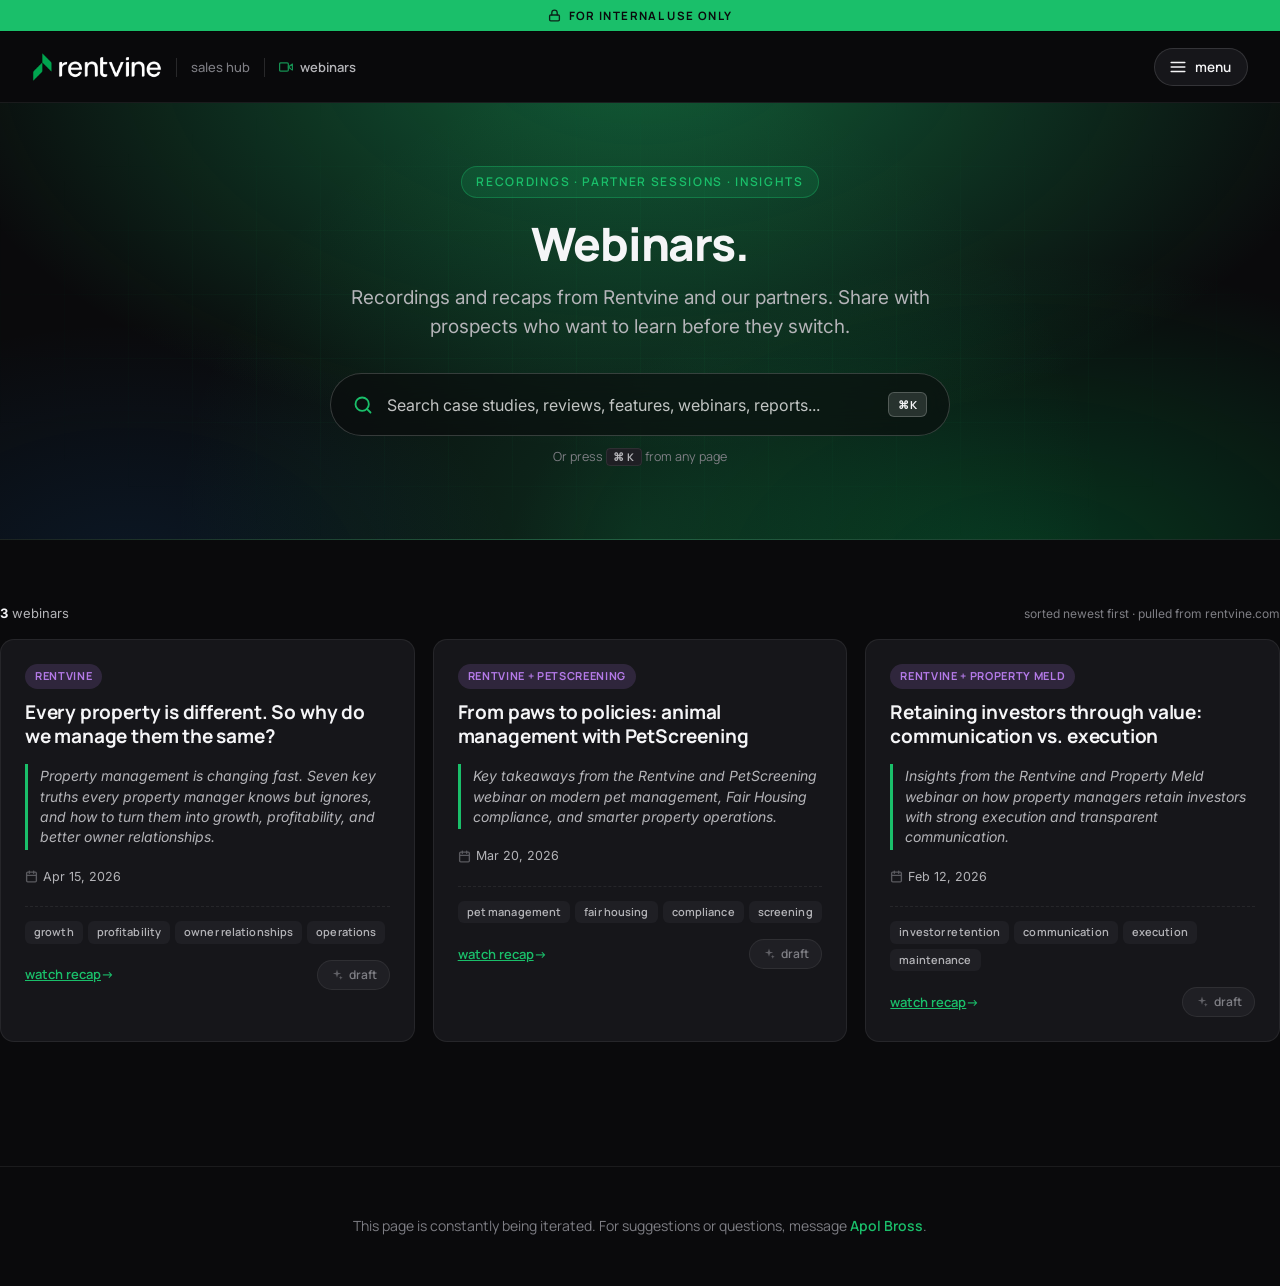
<file: webinars.html>
<!DOCTYPE html>
<html lang="en">
<head>
<meta charset="UTF-8" />
<meta name="viewport" content="width=device-width, initial-scale=1.0" />
<title>Webinars · Rentvine sales hub</title>
<link rel="stylesheet" href="style.css">
</head>
<body data-page="webinars">

<section class="hero hero-sub">
  <div class="hero-inner">
    <span class="eyebrow">recordings · partner sessions · insights</span>
    <h1>Webinars.</h1>
    <p class="lead">Recordings and recaps from Rentvine and our partners. Share with prospects who want to learn before they switch.</p>
  </div>
</section>

<section class="container section">
  <div class="results-meta">
    <span><b id="webinarCount">0</b> webinars</span>
    <span style="font-size:12px; color: var(--text-tertiary);">sorted newest first · pulled from rentvine.com</span>
  </div>

  <div class="cards" id="webinarGrid"></div>
</section>

<script src="data.js"></script>
<script src="nav.js"></script>
<script src="share.js"></script>
<script src="search.js"></script>
<script>
  function renderWebinars() {
    const sorted = [...webinars].sort((a, b) => new Date(b.date) - new Date(a.date));
    setShareItems('webinar', sorted);
    document.getElementById("webinarCount").textContent = sorted.length;
    document.getElementById("webinarGrid").innerHTML = sorted.map((w, i) => `
      <div class="case-card webinar-card">
        <span class="switched-badge propertyware">${w.partner}</span>
        <h3>${w.title}</h3>
        <div class="quote">${w.desc}</div>
        <div class="meta">
          <span><svg width="13" height="13" viewBox="0 0 24 24" fill="none" stroke="currentColor" stroke-width="2.5" stroke-linecap="round" stroke-linejoin="round"><rect x="3" y="4" width="18" height="18" rx="2"/><line x1="16" y1="2" x2="16" y2="6"/><line x1="8" y1="2" x2="8" y2="6"/><line x1="3" y1="10" x2="21" y2="10"/></svg>${fmtDate(w.date)}</span>
        </div>
        <div class="tags">
          ${w.tags.map(t => `<span class="tag">${t.replace(/-/g,' ')}</span>`).join("")}
        </div>
        <div class="card-footer-row">
          <a class="read-link" href="${w.url}" target="_blank" rel="noopener">watch recap</a>
          ${shareBtnHtml('webinar', i)}
        </div>
      </div>
    `).join("");
  }
  renderWebinars();
</script>
</body>
</html>
</file>
<file: style.css>
/* ============================================================
   Rentvine sales hub - dark mode
   Internal-only. Built to match rentvine brand on a dark surface.
   ============================================================ */

@import url('https://fonts.googleapis.com/css2?family=Manrope:wght@400;500;600;700;800&family=Inter:wght@400;500;600&display=swap');

:root {
  /* ----- Brand ----- */
  --vine: #1ABF6A;          /* slightly brighter for dark mode contrast */
  --vine-core: #00A54F;
  --vine-deep: #008c43;
  --vine-hover: #2dd47e;
  --dew: rgba(26,191,106,0.16);
  --blue: #4A9EFF;
  --blue-deep: #167FE1;
  --sky: rgba(74,158,255,0.16);
  --grape: #B47AE8;
  --spa: rgba(180,122,232,0.16);
  --lavender: #C59AF1;
  --honey: #FFB31F;
  --sand: rgba(255,179,31,0.16);
  --lava: #FF7070;
  --coral: #FC8989;
  --blush: rgba(255,112,112,0.16);
  --leaf: #67C9A4;

  /* ----- Dark surfaces ----- */
  --bg: #0A0A0C;
  --bg-elevated: #16161A;
  --bg-elevated-2: #1F1F24;
  --bg-elevated-3: #28282E;
  --border: rgba(255,255,255,0.07);
  --border-strong: rgba(255,255,255,0.13);

  /* ----- Text ----- */
  --text: #F5F5F7;
  --text-secondary: #B4B4B8;
  --text-tertiary: #7E7E84;
  --text-quaternary: #5A5A5F;

  /* ----- Compat aliases (old vars used in case-studies/reviews/features cards) ----- */
  --night: var(--text);
  --smoke: var(--text-secondary);
  --stone: var(--text-tertiary);
  --grey: var(--text-quaternary);
  --paper: rgba(255,255,255,0.05);
  --white: #FFFFFF;

  --gradient-ocean: linear-gradient(155deg, #00A54F 0%, #007a3a 55%, #003820 100%);
  --gradient-avatar: linear-gradient(135deg, #1ABF6A 0%, #008c43 100%);
  --gradient-cloud: linear-gradient(180deg, rgba(26,191,106,0.22) 0%, rgba(0,140,67,0.12) 100%);

  --shadow-sm: 0 1px 2px rgba(0,0,0,0.4), 0 0 0 1px rgba(255,255,255,0.04);
  --shadow-md: 0 6px 18px rgba(0,0,0,0.45), 0 1px 3px rgba(0,0,0,0.4);
  --shadow-lg: 0 24px 50px rgba(0,0,0,0.55), 0 8px 20px rgba(0,0,0,0.4);
  --shadow-glow: 0 0 0 1px rgba(26,191,106,0.3), 0 8px 32px rgba(26,191,106,0.15);

  --radius: 14px;
  --radius-lg: 22px;
}

*, *::before, *::after { box-sizing: border-box; }
html, body { margin: 0; padding: 0; }
html { scroll-behavior: smooth; }
body {
  font-family: 'Inter', system-ui, -apple-system, sans-serif;
  color: var(--text);
  background: var(--bg);
  -webkit-font-smoothing: antialiased;
  line-height: 1.5;
  min-height: 100vh;
}
h1, h2, h3, h4, h5, .manrope { font-family: 'Manrope', system-ui, sans-serif; color: var(--text); }
a { color: var(--vine); }
code { background: var(--bg-elevated-2); padding: 1px 6px; border-radius: 4px; color: var(--vine); font-size: 0.92em; }

/* ============================================================
   INTERNAL USE BANNER
   ============================================================ */
.internal-banner {
  background: var(--vine);
  color: var(--bg);
  font-family: 'Manrope', sans-serif;
  font-size: 11.5px;
  font-weight: 700;
  letter-spacing: 0.12em;
  text-transform: uppercase;
  text-align: center;
  padding: 7px 16px;
  display: flex;
  align-items: center;
  justify-content: center;
  gap: 8px;
  position: sticky;
  top: 0;
  z-index: 51;
  box-shadow: 0 1px 0 rgba(0,0,0,0.4);
}
.internal-banner svg { opacity: 0.85; }

/* ============================================================
   HEADER
   ============================================================ */
.site-header {
  background: rgba(10,10,12,0.85);
  backdrop-filter: blur(12px);
  -webkit-backdrop-filter: blur(12px);
  border-bottom: 1px solid var(--border);
  position: sticky;
  top: 32px;
  z-index: 50;
}
.header-inner {
  max-width: 1320px;
  margin: 0 auto;
  padding: 16px 32px;
  display: flex;
  align-items: center;
  justify-content: space-between;
  gap: 24px;
}
.logo {
  display: flex; align-items: center; gap: 14px;
  text-decoration: none;
  color: var(--text);
}
.logo-img {
  height: 30px;
  width: auto;
  display: block;
  object-fit: contain;
}
.logo .sub-brand {
  font-family: 'Manrope', sans-serif;
  font-weight: 500;
  color: var(--text-tertiary);
  font-size: 13px;
  padding-left: 14px;
  border-left: 1px solid var(--border-strong);
}

/* Prominent pill-button nav */
.main-nav {
  display: flex;
  gap: 4px;
  background: var(--bg-elevated);
  border: 1px solid var(--border);
  padding: 5px;
  border-radius: 999px;
}
.main-nav a {
  display: inline-flex;
  align-items: center;
  gap: 8px;
  font-family: 'Manrope', sans-serif;
  font-size: 13.5px;
  font-weight: 600;
  color: var(--text-secondary);
  text-decoration: none;
  padding: 9px 18px;
  border-radius: 999px;
  transition: all .15s ease;
  white-space: nowrap;
}
.main-nav a svg {
  width: 15px;
  height: 15px;
  flex-shrink: 0;
  opacity: 0.7;
}
.main-nav a:hover {
  color: var(--text);
  background: var(--bg-elevated-2);
}
.main-nav a:hover svg { opacity: 1; }
.main-nav a.active {
  background: var(--vine);
  color: #0A0A0C;
  box-shadow: 0 0 0 1px var(--vine-hover), 0 4px 14px rgba(26,191,106,0.25);
}
.main-nav a.active svg { opacity: 1; }

.header-cta { display: flex; align-items: center; gap: 10px; }

/* ============================================================
   HAMBURGER NAV
   Logo + current page label are the only things on the left of
   the top bar, at every screen size. Everything else (all links,
   search, sales deck) lives in the dropdown panel behind "menu".
   ============================================================ */
.header-left {
  display: flex;
  align-items: center;
  gap: 14px;
  min-width: 0;
}
.nav-current-page {
  display: flex;
  align-items: center;
  gap: 7px;
  font-family: 'Manrope', sans-serif;
  font-size: 13px;
  font-weight: 600;
  color: var(--text-secondary);
  padding-left: 14px;
  border-left: 1px solid var(--border-strong);
  white-space: nowrap;
  overflow: hidden;
  text-overflow: ellipsis;
}
.nav-current-page svg { width: 14px; height: 14px; flex-shrink: 0; opacity: 0.75; color: var(--vine); }
.nav-hamburger-btn {
  display: flex;
  align-items: center;
  gap: 8px;
  padding: 9px 16px 9px 14px;
  border-radius: 999px;
  border: 1px solid var(--border-strong);
  background: var(--bg-elevated);
  color: var(--text);
  font-family: 'Manrope', sans-serif;
  font-size: 13.5px;
  font-weight: 600;
  cursor: pointer;
  transition: all .15s ease;
  flex-shrink: 0;
}
.nav-hamburger-btn:hover { background: var(--bg-elevated-2); border-color: var(--text-tertiary); }
.nav-hamburger-btn.is-open { background: var(--vine); border-color: var(--vine); color: #0A0A0C; }

.nav-menu-panel {
  position: absolute;
  top: 100%;
  right: 32px;
  width: 300px;
  max-width: calc(100vw - 40px);
  margin-top: 8px;
  background: var(--bg-elevated);
  border: 1px solid var(--border-strong);
  border-radius: var(--radius);
  box-shadow: var(--shadow-lg);
  padding: 10px;
  z-index: 60;
}
.nav-menu-panel[hidden] { display: none; }
.nav-menu-links { display: flex; flex-direction: column; }
.nav-menu-link {
  display: flex;
  align-items: center;
  gap: 12px;
  width: 100%;
  font-family: 'Manrope', sans-serif;
  font-size: 13.5px;
  font-weight: 600;
  color: var(--text-secondary);
  text-decoration: none;
  background: none;
  border: none;
  text-align: left;
  padding: 10px 12px;
  border-radius: 8px;
  cursor: pointer;
  transition: all .15s ease;
}
.nav-menu-link svg { width: 16px; height: 16px; flex-shrink: 0; opacity: 0.7; color: var(--text-tertiary); }
.nav-menu-link:hover { color: var(--text); background: var(--bg-elevated-2); }
.nav-menu-link:hover svg { opacity: 1; }
.nav-menu-link.active { background: var(--vine); color: #0A0A0C; }
.nav-menu-link.active svg { opacity: 1; color: #0A0A0C; }
.nav-menu-badge {
  margin-left: auto;
  font-family: 'Manrope', sans-serif;
  font-size: 10px;
  font-weight: 700;
  letter-spacing: 0.04em;
  text-transform: lowercase;
  color: var(--vine);
  background: var(--dew);
  padding: 2px 8px;
  border-radius: 999px;
}
.nav-menu-link.active .nav-menu-badge { color: var(--vine-deep); background: rgba(10,10,12,0.15); }
.nav-menu-divider { height: 1px; background: var(--border); margin: 6px 4px; }
.nav-menu-kbd {
  margin-left: auto;
  font-family: 'Manrope', sans-serif;
  font-size: 10.5px;
  color: var(--text-tertiary);
  background: var(--bg-elevated-3);
  border: 1px solid var(--border-strong);
  padding: 2px 6px;
  border-radius: 5px;
}
.nav-menu-cta-row { padding: 8px 4px 2px; }
.nav-menu-cta { display: flex; justify-content: center; width: 100%; }

.btn {
  display: inline-flex;
  align-items: center;
  gap: 6px;
  font-family: 'Manrope', sans-serif;
  font-size: 14px;
  font-weight: 600;
  padding: 10px 20px;
  border-radius: 999px;
  text-decoration: none;
  cursor: pointer;
  border: 1.5px solid transparent;
  transition: all .15s ease;
  text-transform: lowercase;
  letter-spacing: 0.005em;
}
.btn-primary {
  background: var(--vine);
  color: #0A0A0C;
}
.btn-primary:hover { background: var(--vine-hover); }
.btn-secondary {
  background: var(--bg-elevated);
  color: var(--text);
  border-color: var(--border-strong);
}
.btn-secondary:hover { border-color: var(--text-tertiary); background: var(--bg-elevated-2); }
.btn-ghost {
  background: transparent;
  color: var(--text-secondary);
}
.btn-ghost:hover { color: var(--text); }

/* ============================================================
   HERO
   ============================================================ */
.hero {
  background:
    radial-gradient(ellipse 1100px 600px at 50% -10%, rgba(26,191,106,0.45) 0%, transparent 65%),
    radial-gradient(ellipse 800px 500px at 80% 110%, rgba(0,140,67,0.35) 0%, transparent 65%),
    radial-gradient(ellipse 600px 400px at 10% 110%, rgba(22,127,225,0.12) 0%, transparent 65%),
    var(--bg);
  color: var(--text);
  padding: 80px 32px 100px;
  text-align: center;
  position: relative;
  overflow: hidden;
  border-bottom: 1px solid var(--border);
}
.hero::before {
  content: "";
  position: absolute;
  inset: 0;
  background:
    radial-gradient(circle at 50% 100%, rgba(26,191,106,0.18), transparent 60%);
  pointer-events: none;
}
.hero::after {
  content: "";
  position: absolute;
  inset: 0;
  background-image:
    linear-gradient(rgba(26,191,106,0.04) 1px, transparent 1px),
    linear-gradient(90deg, rgba(26,191,106,0.04) 1px, transparent 1px);
  background-size: 64px 64px;
  background-position: 0 0;
  pointer-events: none;
  mask-image: radial-gradient(ellipse at center, black 40%, transparent 80%);
  -webkit-mask-image: radial-gradient(ellipse at center, black 40%, transparent 80%);
}
.hero-inner { position: relative; max-width: 900px; margin: 0 auto; }
.eyebrow {
  display: inline-block;
  font-family: 'Manrope', sans-serif;
  font-size: 12px;
  font-weight: 600;
  letter-spacing: 0.14em;
  text-transform: uppercase;
  padding: 6px 14px;
  background: rgba(26,191,106,0.14);
  border: 1px solid rgba(26,191,106,0.35);
  border-radius: 999px;
  margin-bottom: 22px;
  color: var(--vine);
}
.hero h1 {
  font-size: clamp(36px, 5.5vw, 60px);
  font-weight: 800;
  margin: 0 0 16px;
  letter-spacing: -0.025em;
  line-height: 1.04;
  color: var(--text);
  position: relative;
  z-index: 1;
}
.hero p.lead {
  font-size: 19px;
  color: var(--text-secondary);
  max-width: 640px;
  margin: 0 auto 32px;
  position: relative;
  z-index: 1;
}
.hero-cta-row {
  display: inline-flex;
  gap: 12px;
  flex-wrap: wrap;
  justify-content: center;
  position: relative;
  z-index: 1;
}
.hero .btn-primary {
  background: var(--vine);
  color: var(--bg);
}
.hero .btn-primary:hover { background: var(--vine-hover); }
.hero .btn-secondary {
  background: rgba(255,255,255,0.05);
  color: var(--text);
  border-color: var(--border-strong);
  backdrop-filter: blur(8px);
  -webkit-backdrop-filter: blur(8px);
}
.hero .btn-secondary:hover { background: rgba(255,255,255,0.1); border-color: var(--vine); }

.hero-sub { padding: 64px 32px 72px; }
.hero-sub h1 { font-size: clamp(32px, 4vw, 46px); }

/* ============================================================
   LAYOUT
   ============================================================ */
.container {
  max-width: 1320px;
  margin: 0 auto;
  padding: 0 32px;
}
.section { padding: 64px 0; }
.section-head {
  display: flex;
  align-items: flex-end;
  justify-content: space-between;
  margin-bottom: 24px;
  gap: 20px;
  flex-wrap: wrap;
}
.section-eyebrow {
  display: block;
  font-family: 'Manrope', sans-serif;
  font-size: 12px;
  font-weight: 700;
  letter-spacing: 0.14em;
  text-transform: uppercase;
  color: var(--vine);
  margin-bottom: 8px;
}
.section-head h2 {
  font-size: 32px;
  font-weight: 700;
  margin: 0 0 6px;
  letter-spacing: -0.02em;
  color: var(--text);
}
.section-head .sub {
  color: var(--text-secondary);
  font-size: 15.5px;
}

/* ============================================================
   QUICK ACCESS CARDS
   ============================================================ */
.quick-grid {
  display: grid;
  grid-template-columns: repeat(auto-fit, minmax(240px, 1fr));
  gap: 18px;
  margin: -52px auto 0;
  position: relative;
  z-index: 10;
  padding: 0 32px;
  max-width: 1320px;
}
.quick-card {
  background: var(--bg-elevated);
  padding: 24px;
  border-radius: var(--radius);
  border: 1px solid var(--border);
  text-decoration: none;
  color: var(--text);
  transition: transform .18s ease, border-color .18s ease, background .18s ease;
  display: flex;
  flex-direction: column;
  gap: 8px;
  position: relative;
}
.quick-card:hover {
  transform: translateY(-3px);
  border-color: var(--border-strong);
  background: var(--bg-elevated-2);
}
.quick-card .icon {
  width: 40px; height: 40px;
  border-radius: 10px;
  background: var(--dew);
  color: var(--vine);
  display: flex; align-items: center; justify-content: center;
  margin-bottom: 4px;
}
.quick-card.blue .icon { background: var(--sky); color: var(--blue); }
.quick-card.purple .icon { background: var(--spa); color: var(--grape); }
.quick-card.yellow .icon { background: var(--sand); color: var(--honey); }
.quick-card h3 { font-size: 17px; font-weight: 700; margin: 0; color: var(--text); }
.quick-card p { font-size: 13.5px; color: var(--text-secondary); margin: 0; }
.quick-card .arrow {
  position: absolute;
  top: 24px; right: 24px;
  color: var(--text-quaternary);
  transition: color .15s, transform .15s;
}
.quick-card:hover .arrow { color: var(--vine); transform: translate(2px, -2px); }

/* ============================================================
   TOOLBARS & FILTER CHIPS
   ============================================================ */
.toolbar {
  background: var(--bg-elevated);
  border: 1px solid var(--border);
  border-radius: var(--radius);
  padding: 20px 22px;
  margin-bottom: 22px;
}
.search-row {
  display: flex;
  gap: 12px;
  align-items: center;
  margin-bottom: 14px;
}
.search-input { flex: 1; position: relative; }
.search-input input {
  width: 100%;
  padding: 12px 16px 12px 42px;
  border: 1.5px solid var(--border);
  border-radius: 10px;
  font-size: 15px;
  font-family: inherit;
  color: var(--text);
  background: var(--bg-elevated-2);
  transition: border-color .15s, box-shadow .15s, background .15s;
}
.search-input input::placeholder { color: var(--text-tertiary); }
.search-input input:focus {
  outline: none;
  border-color: var(--vine);
  background: var(--bg-elevated-3);
  box-shadow: 0 0 0 3px rgba(26,191,106,0.18);
}
.search-input svg {
  position: absolute;
  left: 14px;
  top: 50%;
  transform: translateY(-50%);
  color: var(--text-tertiary);
}
.clear-btn {
  padding: 11px 18px;
  border: 1.5px solid var(--border);
  background: var(--bg-elevated-2);
  border-radius: 10px;
  font-family: 'Manrope', sans-serif;
  font-size: 14px;
  font-weight: 500;
  color: var(--text-secondary);
  cursor: pointer;
  text-transform: lowercase;
  transition: all .15s;
}
.clear-btn:hover { border-color: var(--border-strong); color: var(--text); background: var(--bg-elevated-3); }

.filter-groups {
  display: grid;
  grid-template-columns: repeat(auto-fit, minmax(220px, 1fr));
  gap: 16px;
  border-top: 1px dashed var(--border);
  padding-top: 18px;
}
.filter-group .label {
  font-family: 'Manrope', sans-serif;
  font-size: 11px;
  font-weight: 700;
  letter-spacing: 0.1em;
  text-transform: uppercase;
  color: var(--text-tertiary);
  margin-bottom: 10px;
  display: block;
}
.chip-row { display: flex; flex-wrap: wrap; gap: 6px; }
.chip {
  font-family: 'Manrope', sans-serif;
  font-size: 12.5px;
  font-weight: 500;
  padding: 5px 13px;
  border-radius: 999px;
  border: 1.5px solid var(--border);
  background: var(--bg-elevated-2);
  color: var(--text-secondary);
  cursor: pointer;
  transition: all .12s;
  user-select: none;
}
.chip:hover { border-color: var(--border-strong); color: var(--text); background: var(--bg-elevated-3); }
.chip.active { background: var(--text); color: var(--bg); border-color: var(--text); }
.chip.active.vine { background: var(--vine); color: var(--bg); border-color: var(--vine); }
.chip.active.blue { background: var(--blue); color: var(--bg); border-color: var(--blue); }
.chip.active.grape { background: var(--grape); color: var(--bg); border-color: var(--grape); }
.chip.active.honey { background: var(--honey); color: var(--bg); border-color: var(--honey); }

.results-meta {
  display: flex;
  justify-content: space-between;
  align-items: center;
  margin-bottom: 16px;
  font-size: 13px;
  color: var(--text-secondary);
}
.results-meta b { color: var(--text); }

/* ============================================================
   CARDS - case studies
   ============================================================ */
.cards {
  display: grid;
  grid-template-columns: repeat(auto-fill, minmax(340px, 1fr));
  gap: 18px;
}
.case-card {
  background: var(--bg-elevated);
  border-radius: var(--radius);
  border: 1px solid var(--border);
  padding: 24px;
  display: flex;
  flex-direction: column;
  gap: 12px;
  text-decoration: none;
  color: var(--text);
  transition: transform .18s ease, border-color .18s ease, background .18s ease;
  position: relative;
}
.case-card:hover {
  transform: translateY(-3px);
  border-color: rgba(26,191,106,0.35);
  background: var(--bg-elevated-2);
}
.switched-badge {
  display: inline-flex;
  align-items: center;
  gap: 5px;
  font-family: 'Manrope', sans-serif;
  font-size: 11px;
  font-weight: 700;
  letter-spacing: 0.06em;
  text-transform: uppercase;
  color: var(--vine);
  background: var(--dew);
  padding: 4px 10px;
  border-radius: 999px;
  width: fit-content;
}
.switched-badge.appfolio { color: var(--lava); background: var(--blush); }
.switched-badge.propertyware { color: var(--grape); background: var(--spa); }
.switched-badge.legacy { color: var(--honey); background: var(--sand); }
.case-card h3 {
  font-size: 19px; font-weight: 700; margin: 0;
  letter-spacing: -0.01em; line-height: 1.25;
}
.case-card-image {
  width: 100%;
  aspect-ratio: 16 / 9;
  object-fit: cover;
  border-radius: 10px;
  border: 1px solid var(--border);
  display: block;
}
.case-card .quote {
  color: var(--text-secondary);
  font-size: 14px;
  font-style: italic;
  border-left: 3px solid var(--vine);
  padding: 2px 0 2px 12px;
  margin: 4px 0;
  line-height: 1.45;
}
.case-card .meta {
  display: flex; flex-wrap: wrap;
  gap: 14px; font-size: 12.5px;
  color: var(--text-secondary); margin-top: 2px;
}
.case-card .meta span { display: inline-flex; align-items: center; gap: 5px; }
.case-card .meta svg { color: var(--text-quaternary); }
.case-card .tags {
  display: flex; flex-wrap: wrap; gap: 5px;
  margin-top: 8px;
  padding-top: 14px;
  border-top: 1px dashed var(--border);
}
.tag {
  font-family: 'Manrope', sans-serif;
  font-size: 11px; font-weight: 600;
  padding: 3px 9px;
  background: var(--bg-elevated-2); color: var(--text-secondary);
  border-radius: 6px;
  text-transform: lowercase;
  letter-spacing: 0.01em;
}
.tag.hl { background: var(--dew); color: var(--vine); }
.read-link {
  font-family: 'Manrope', sans-serif;
  font-size: 13px; font-weight: 600;
  color: var(--vine);
  text-transform: lowercase;
}
.read-link::after {
  content: " →";
  transition: transform .15s;
  display: inline-block;
}
.case-card:hover .read-link::after { transform: translateX(3px); }

/* ============================================================
   CASE STUDY PDF ATTACHMENT ROW
   ============================================================ */
.case-card-wrap {
  display: flex;
  flex-direction: column;
}
.case-card-wrap .case-card { flex: 1; }
.case-pdf-row {
  display: flex;
  gap: 8px;
  margin-top: -1px;
  background: var(--bg-elevated-2);
  border: 1px solid var(--border);
  border-top: 1px dashed var(--border-strong);
  border-radius: 0 0 var(--radius) var(--radius);
  padding: 10px 14px;
}
.case-pdf-btn,
.case-pdf-copy {
  display: inline-flex;
  align-items: center;
  gap: 6px;
  font-family: 'Manrope', sans-serif;
  font-size: 12.5px;
  font-weight: 600;
  color: var(--text-secondary);
  text-transform: lowercase;
  padding: 6px 12px;
  border-radius: 999px;
  background: var(--bg-elevated);
  border: 1px solid var(--border);
  text-decoration: none;
  cursor: pointer;
  transition: all .15s;
}
.case-pdf-btn:hover {
  color: var(--vine);
  border-color: var(--vine);
  background: var(--dew);
}
.case-pdf-copy:hover {
  color: var(--text);
  border-color: var(--border-strong);
  background: var(--bg-elevated-3);
}
.case-pdf-copy.copied {
  color: var(--vine);
  border-color: var(--vine);
  background: var(--dew);
}

/* ============================================================
   REVIEWS
   ============================================================ */
.source-toggle {
  display: inline-flex;
  background: var(--bg-elevated);
  border: 1px solid var(--border);
  border-radius: 999px;
  padding: 4px;
  gap: 2px;
}
.source-toggle button {
  border: none;
  background: transparent;
  padding: 8px 18px;
  font-family: 'Manrope', sans-serif;
  font-size: 13px;
  font-weight: 600;
  color: var(--text-secondary);
  cursor: pointer;
  border-radius: 999px;
  transition: all .15s;
  display: inline-flex;
  align-items: center;
  gap: 6px;
}
.source-toggle button.active {
  background: var(--bg-elevated-3);
  color: var(--text);
  box-shadow: inset 0 0 0 1px var(--border-strong);
}
.source-toggle button .dot {
  width: 8px; height: 8px; border-radius: 50%;
  background: var(--text-quaternary);
}
.source-toggle button[data-source="all"].active .dot { background: var(--text); }
.source-toggle button[data-source="g2"].active .dot { background: var(--lava); }
.source-toggle button[data-source="google"].active .dot { background: var(--blue); }
.source-toggle button[data-source="capterra"].active .dot { background: var(--honey); }

.review-grid {
  display: grid;
  grid-template-columns: repeat(auto-fill, minmax(320px, 1fr));
  gap: 16px;
}
.review-card {
  background: var(--bg-elevated);
  border: 1px solid var(--border);
  border-radius: var(--radius);
  padding: 22px;
  display: flex;
  flex-direction: column;
  gap: 12px;
  transition: transform .18s ease, border-color .18s ease, background .18s ease;
  cursor: pointer;
  position: relative;
  text-decoration: none;
  color: var(--text);
}
.review-card.no-link { cursor: default; }
.review-card:not(.no-link):hover {
  transform: translateY(-3px);
  border-color: rgba(74,158,255,0.4);
  background: var(--bg-elevated-2);
}
.review-head {
  display: flex;
  justify-content: space-between;
  align-items: center;
  gap: 12px;
}
.review-head-left {
  display: flex; align-items: center; gap: 10px;
}
.stars { color: var(--honey); font-size: 14px; letter-spacing: 1px; }
.review-date {
  font-size: 12px;
  color: var(--text-tertiary);
  font-family: 'Manrope', sans-serif;
  font-weight: 500;
}
.source-badge {
  font-family: 'Manrope', sans-serif;
  font-size: 10px;
  font-weight: 700;
  letter-spacing: 0.08em;
  text-transform: uppercase;
  padding: 3px 9px;
  border-radius: 6px;
}
.source-badge.g2 { background: var(--blush); color: var(--lava); }
.source-badge.google { background: var(--sky); color: var(--blue); }
.source-badge.capterra { background: var(--sand); color: var(--honey); }
.review-card .review-title {
  font-family: 'Manrope', sans-serif;
  font-size: 14.5px;
  font-weight: 700;
  color: var(--text);
  line-height: 1.3;
  letter-spacing: -0.005em;
  margin-bottom: -2px;
}
.review-card .review-text {
  color: var(--text-secondary);
  font-size: 14px;
  line-height: 1.55;
  font-style: italic;
  flex: 1;
}
.reviewer {
  display: flex;
  align-items: center;
  gap: 12px;
  margin-top: 4px;
  padding-top: 14px;
  border-top: 1px dashed var(--border);
}
.avatar {
  width: 38px; height: 38px;
  border-radius: 50%;
  background: var(--gradient-avatar);
  color: var(--bg);
  display: flex; align-items: center; justify-content: center;
  font-family: 'Manrope', sans-serif;
  font-weight: 700;
  font-size: 13px;
  flex-shrink: 0;
  box-shadow: 0 0 0 1px rgba(26,191,106,0.3), 0 4px 12px rgba(26,191,106,0.15);
}
.reviewer-info { flex: 1; min-width: 0; }
.reviewer-name {
  font-family: 'Manrope', sans-serif;
  font-weight: 700;
  font-size: 14px;
  color: var(--text);
  line-height: 1.2;
}
.reviewer-company {
  font-size: 12px;
  color: var(--text-tertiary);
  line-height: 1.2;
  margin-top: 2px;
  overflow: hidden; text-overflow: ellipsis; white-space: nowrap;
}
.hs-pill {
  font-family: 'Manrope', sans-serif;
  font-size: 10px;
  font-weight: 700;
  padding: 4px 8px;
  border-radius: 6px;
  background: var(--dew);
  color: var(--vine);
  text-transform: lowercase;
  letter-spacing: 0.04em;
  flex-shrink: 0;
}
.hs-pill.empty { background: var(--bg-elevated-2); color: var(--text-tertiary); }
.review-tags {
  display: flex; flex-wrap: wrap; gap: 4px;
  margin-top: -2px;
}
.review-tag {
  font-family: 'Manrope', sans-serif;
  font-size: 10.5px;
  font-weight: 600;
  padding: 2px 7px;
  background: var(--bg-elevated-2);
  color: var(--text-secondary);
  border-radius: 4px;
  text-transform: lowercase;
}
.load-sentinel {
  height: 60px;
  display: flex;
  align-items: center;
  justify-content: center;
  color: var(--text-tertiary);
  font-size: 13px;
  margin-top: 20px;
}
.load-sentinel.done { color: var(--text-quaternary); }
.spinner {
  width: 16px; height: 16px;
  border: 2px solid var(--border);
  border-top-color: var(--vine);
  border-radius: 50%;
  animation: spin .8s linear infinite;
  display: inline-block;
  margin-right: 8px;
  vertical-align: -3px;
}
@keyframes spin { to { transform: rotate(360deg); } }

.star-chip { display: inline-flex !important; align-items: center; gap: 3px; }
.star-chip .star-icon { font-size: 11px; color: var(--honey); }
.chip.active .star-icon { color: var(--bg); }

/* ============================================================
   FEATURES
   ============================================================ */
.features-grid {
  display: grid;
  grid-template-columns: repeat(auto-fill, minmax(360px, 1fr));
  gap: 18px;
}
.feature-card {
  background: var(--bg-elevated);
  border: 1px solid var(--border);
  border-radius: var(--radius);
  padding: 24px;
  display: flex;
  flex-direction: column;
  gap: 12px;
  transition: transform .18s ease, border-color .18s ease, background .18s ease;
}
.feature-card:hover {
  transform: translateY(-3px);
  border-color: var(--border-strong);
  background: var(--bg-elevated-2);
}
.feature-head {
  display: flex;
  justify-content: space-between;
  align-items: flex-start;
  gap: 10px;
}
.category-badge {
  font-family: 'Manrope', sans-serif;
  font-size: 10px;
  font-weight: 700;
  letter-spacing: 0.08em;
  text-transform: uppercase;
  padding: 4px 10px;
  border-radius: 6px;
  background: var(--dew);
  color: var(--vine);
}
.category-badge.operations { background: var(--sky); color: var(--blue); }
.category-badge.marketing { background: var(--spa); color: var(--grape); }
.category-badge.platform { background: var(--sand); color: var(--honey); }
.category-badge.ai { background: var(--blush); color: var(--lava); }
.feature-card h3 {
  font-size: 19px; font-weight: 700; margin: 0;
  letter-spacing: -0.01em; line-height: 1.25;
}
.feature-desc {
  color: var(--text-secondary);
  font-size: 14px;
  line-height: 1.55;
  flex: 1;
}
.feature-benefits {
  list-style: none;
  margin: 0;
  padding: 0;
  display: flex;
  flex-direction: column;
  gap: 7px;
}
.feature-benefits li {
  position: relative;
  padding-left: 20px;
  font-size: 13.5px;
  color: var(--text-secondary);
  line-height: 1.45;
}
.feature-benefits li::before {
  content: "";
  position: absolute;
  left: 0;
  top: 7px;
  width: 10px;
  height: 10px;
  border-radius: 3px;
  background: var(--vine);
  opacity: 0.9;
}
.feature-card.ai .feature-benefits li::before { background: var(--lava); }

.feature-link {
  font-family: 'Manrope', sans-serif;
  font-size: 13px;
  font-weight: 600;
  color: var(--vine);
  text-decoration: none;
  text-transform: lowercase;
  display: inline-flex;
  align-items: center;
  gap: 4px;
}
.feature-link::after { content: "→"; transition: transform .15s; }
.feature-link:hover::after { transform: translateX(3px); }
.collateral-row {
  display: flex; gap: 6px;
  margin-top: 4px;
  padding-top: 14px;
  border-top: 1px dashed var(--border);
  flex-wrap: wrap;
}
.collateral-slot {
  flex: 1;
  min-width: 90px;
  background: var(--bg-elevated-2);
  border-radius: 8px;
  padding: 10px;
  display: flex;
  align-items: center;
  gap: 8px;
  font-family: 'Manrope', sans-serif;
  font-size: 11.5px;
  font-weight: 600;
  color: var(--text-secondary);
  text-decoration: none;
  border: 1px dashed transparent;
  transition: all .15s;
}
.collateral-slot.empty {
  background: transparent;
  border: 1px dashed var(--border-strong);
}
.collateral-slot:hover { color: var(--text); background: var(--bg-elevated-3); }
.collateral-slot.empty:hover { border-color: var(--vine); color: var(--vine); background: var(--dew); }
.collateral-slot .ico {
  width: 24px; height: 24px;
  border-radius: 5px;
  background: var(--bg-elevated-3);
  display: flex; align-items: center; justify-content: center;
  color: var(--text-secondary);
}
.collateral-slot.empty .ico { background: transparent; color: var(--text-tertiary); }
.collateral-slot .label-stack { display: flex; flex-direction: column; line-height: 1.15; }
.collateral-slot .type {
  font-size: 10px;
  text-transform: uppercase;
  color: var(--text-tertiary);
  letter-spacing: 0.06em;
  font-weight: 700;
}

/* ============================================================
   HEADER SEARCH TRIGGER (prominent)
   ============================================================ */
.btn-search {
  display: inline-flex;
  align-items: center;
  gap: 10px;
  font-family: 'Manrope', sans-serif;
  font-size: 14px;
  font-weight: 600;
  color: var(--text);
  background: var(--bg-elevated-2);
  border: 1.5px solid var(--border-strong);
  padding: 10px 14px 10px 14px;
  border-radius: 999px;
  cursor: pointer;
  transition: all .15s;
  min-width: 280px;
  box-shadow: 0 0 0 0 rgba(26,191,106,0);
}
.btn-search:hover {
  color: var(--text);
  border-color: var(--vine);
  background: var(--bg-elevated-3);
  box-shadow: 0 0 0 4px rgba(26,191,106,0.12);
}
.btn-search svg { color: var(--vine); flex-shrink: 0; }
.btn-search span {
  flex: 1;
  text-align: left;
  color: var(--text-secondary);
  font-weight: 500;
}
.btn-search:hover span { color: var(--text); }
.btn-search kbd {
  font-family: 'Manrope', sans-serif;
  font-size: 10.5px;
  font-weight: 700;
  letter-spacing: 0.04em;
  color: var(--text);
  background: var(--bg);
  border: 1px solid var(--border-strong);
  padding: 2px 7px;
  border-radius: 5px;
  flex-shrink: 0;
}

/* ============================================================
   HOMEPAGE RECOMMENDER ("Present your problem" chat UI)
   ============================================================ */
.rcmd-form {
  width: 100%;
  max-width: 720px;
  margin: 8px auto 14px;
  position: relative;
  z-index: 2;
}
.rcmd-input-row {
  display: flex;
  align-items: stretch;
  gap: 10px;
  background: rgba(10,10,12,0.7);
  backdrop-filter: blur(14px);
  -webkit-backdrop-filter: blur(14px);
  border: 1.5px solid rgba(255,255,255,0.18);
  border-radius: 18px;
  padding: 12px 12px 12px 18px;
  transition: border-color .15s, box-shadow .15s, background .15s;
}
.rcmd-input-row:focus-within {
  border-color: var(--vine);
  background: rgba(10,10,12,0.85);
  box-shadow: 0 0 0 6px rgba(26,191,106,0.16), 0 12px 30px rgba(0,0,0,0.4);
}
.rcmd-sparkle { color: var(--vine); flex-shrink: 0; margin-top: 8px; }
#rcmdInput {
  flex: 1;
  background: transparent;
  border: none;
  outline: none;
  resize: none;
  font-family: 'Inter', system-ui, sans-serif;
  font-size: 15px;
  color: var(--text);
  padding: 6px 0;
  line-height: 1.5;
  min-height: 44px;
}
#rcmdInput::placeholder {
  color: rgba(255,255,255,0.55);
}
.rcmd-submit {
  align-self: flex-end;
  font-family: 'Manrope', sans-serif;
  font-size: 13.5px;
  font-weight: 700;
  text-transform: lowercase;
  color: var(--bg);
  background: var(--vine);
  border: none;
  padding: 10px 18px;
  border-radius: 12px;
  cursor: pointer;
  transition: background .15s;
  white-space: nowrap;
}
.rcmd-submit:hover { background: var(--vine-hover); }

.rcmd-suggests {
  display: flex;
  flex-wrap: wrap;
  gap: 6px;
  margin-top: 10px;
  justify-content: center;
  align-items: center;
}
.rcmd-suggests-label {
  font-family: 'Manrope', sans-serif;
  font-size: 11px;
  font-weight: 700;
  letter-spacing: 0.08em;
  text-transform: uppercase;
  color: rgba(255,255,255,0.6);
  margin-right: 4px;
}
.rcmd-suggest {
  font-family: 'Manrope', sans-serif;
  font-size: 12px;
  font-weight: 500;
  color: rgba(255,255,255,0.85);
  background: rgba(255,255,255,0.08);
  border: 1px solid rgba(255,255,255,0.18);
  padding: 5px 12px;
  border-radius: 999px;
  cursor: pointer;
  transition: all .15s;
}
.rcmd-suggest:hover {
  color: var(--bg);
  background: var(--vine);
  border-color: var(--vine);
}

.rcmd-results {
  max-width: 900px;
  margin: 24px auto 0;
  text-align: left;
  position: relative;
  z-index: 2;
}
.rcmd-bubble {
  background: rgba(10,10,12,0.7);
  backdrop-filter: blur(14px);
  -webkit-backdrop-filter: blur(14px);
  border: 1px solid rgba(255,255,255,0.18);
  border-radius: 16px;
  padding: 16px 20px;
  margin-bottom: 14px;
  color: var(--text);
}
.rcmd-bot-label {
  font-family: 'Manrope', sans-serif;
  font-size: 10.5px;
  font-weight: 700;
  letter-spacing: 0.12em;
  text-transform: uppercase;
  color: var(--vine);
  margin-bottom: 6px;
}
.rcmd-bubble p {
  font-size: 14.5px;
  margin: 0;
  line-height: 1.5;
}
.rcmd-bubble b { color: var(--vine); }

.rcmd-grid {
  display: grid;
  grid-template-columns: repeat(auto-fill, minmax(280px, 1fr));
  gap: 12px;
}
.rcmd-card {
  background: var(--bg-elevated);
  border: 1px solid var(--border);
  border-radius: 12px;
  padding: 16px;
  display: flex;
  flex-direction: column;
  gap: 8px;
  text-decoration: none;
  color: var(--text);
  transition: all .15s;
}
.rcmd-card:hover {
  border-color: var(--vine);
  background: var(--bg-elevated-2);
  transform: translateY(-2px);
}
.rcmd-card-head {
  display: flex;
  align-items: center;
  gap: 8px;
  flex-wrap: wrap;
}
.rcmd-type-badge {
  font-family: 'Manrope', sans-serif;
  font-size: 9.5px;
  font-weight: 700;
  letter-spacing: 0.08em;
  text-transform: uppercase;
  padding: 3px 7px;
  border-radius: 4px;
}
.rcmd-type-badge.case { background: var(--dew); color: var(--vine); }
.rcmd-type-badge.review { background: var(--sky); color: var(--blue); }
.rcmd-type-badge.feature { background: var(--spa); color: var(--grape); }
.rcmd-type-badge.press { background: var(--blush); color: var(--lava); }
.rcmd-type-badge.report { background: var(--dew); color: var(--vine); }
.rcmd-type-badge.webinar { background: var(--blush); color: var(--lava); }
.rcmd-card-sub {
  font-family: 'Manrope', sans-serif;
  font-size: 11px;
  color: var(--text-tertiary);
  font-weight: 500;
}
.rcmd-card-title {
  font-family: 'Manrope', sans-serif;
  font-size: 15px;
  font-weight: 700;
  color: var(--text);
  letter-spacing: -0.005em;
  line-height: 1.3;
}
.rcmd-card-snippet {
  font-size: 13px;
  color: var(--text-secondary);
  line-height: 1.5;
}
.rcmd-foot {
  display: flex;
  justify-content: space-between;
  align-items: center;
  margin-top: 14px;
  flex-wrap: wrap;
  gap: 10px;
}
.rcmd-clear-btn {
  font-family: 'Manrope', sans-serif;
  font-size: 12.5px;
  font-weight: 600;
  color: var(--text-secondary);
  background: var(--bg-elevated-2);
  border: 1px solid var(--border);
  padding: 6px 14px;
  border-radius: 999px;
  cursor: pointer;
  text-transform: lowercase;
}
.rcmd-clear-btn:hover { color: var(--text); border-color: var(--border-strong); }
.rcmd-tip {
  font-family: 'Manrope', sans-serif;
  font-size: 11.5px;
  color: rgba(255,255,255,0.55);
}

@media (max-width: 640px) {
  .rcmd-input-row { flex-direction: column; padding: 14px; }
  .rcmd-submit { width: 100%; align-self: stretch; }
}

/* ============================================================
   HERO SEARCH BAR (big, prominent on the home page)
   ============================================================ */
.hero-search {
  display: flex;
  align-items: center;
  gap: 14px;
  width: 100%;
  max-width: 620px;
  margin: 8px auto 12px;
  padding: 18px 22px;
  background: rgba(10,10,12,0.6);
  backdrop-filter: blur(14px);
  -webkit-backdrop-filter: blur(14px);
  border: 1.5px solid rgba(255,255,255,0.18);
  border-radius: 999px;
  cursor: pointer;
  text-align: left;
  transition: all .18s ease;
  position: relative;
  z-index: 2;
  font-family: inherit;
}
.hero-search:hover {
  border-color: var(--vine);
  background: rgba(10,10,12,0.75);
  box-shadow: 0 0 0 6px rgba(26,191,106,0.12), 0 12px 30px rgba(0,0,0,0.4);
  transform: translateY(-1px);
}
.hero-search svg {
  color: var(--vine);
  flex-shrink: 0;
}
.hero-search-placeholder {
  flex: 1;
  font-family: 'Inter', system-ui, sans-serif;
  font-size: 16px;
  color: rgba(255,255,255,0.75);
  font-weight: 400;
}
.hero-search:hover .hero-search-placeholder { color: var(--text); }
.hero-search kbd {
  font-family: 'Manrope', sans-serif;
  font-size: 11px;
  font-weight: 700;
  letter-spacing: 0.04em;
  color: var(--text);
  background: rgba(255,255,255,0.12);
  border: 1px solid rgba(255,255,255,0.2);
  padding: 4px 9px;
  border-radius: 6px;
  flex-shrink: 0;
}
.hero-search-hint {
  font-family: 'Manrope', sans-serif;
  font-size: 12.5px;
  color: var(--text-tertiary) !important;
  margin: 0 !important;
  position: relative;
  z-index: 2;
}
.hero-search-hint kbd {
  font-family: 'Manrope', sans-serif;
  font-size: 10.5px;
  font-weight: 700;
  letter-spacing: 0.04em;
  color: var(--text-secondary);
  background: var(--bg-elevated-2);
  border: 1px solid var(--border);
  padding: 1px 6px;
  border-radius: 4px;
}

@media (max-width: 560px) {
  .hero-search { padding: 14px 18px; }
  .hero-search-placeholder { font-size: 14px; }
}

/* ============================================================
   GLOBAL SEARCH MODAL
   ============================================================ */
.gs-modal[hidden] { display: none; }
.gs-modal {
  position: fixed;
  inset: 0;
  z-index: 200;
  display: flex;
  align-items: flex-start;
  justify-content: center;
  padding: 80px 20px 40px;
}
.gs-bg {
  position: absolute;
  inset: 0;
  background: rgba(0,0,0,0.7);
  backdrop-filter: blur(8px);
  -webkit-backdrop-filter: blur(8px);
}
.gs-content {
  position: relative;
  width: 100%;
  max-width: 720px;
  max-height: calc(100vh - 120px);
  background: var(--bg-elevated);
  border: 1px solid var(--border-strong);
  border-radius: var(--radius);
  box-shadow: 0 0 0 1px rgba(26,191,106,0.2), 0 30px 80px rgba(0,0,0,0.7), 0 0 60px rgba(26,191,106,0.1);
  display: flex;
  flex-direction: column;
  overflow: hidden;
}
.gs-input-row {
  display: flex;
  align-items: center;
  gap: 14px;
  padding: 18px 22px;
  border-bottom: 1px solid var(--border);
}
.gs-search-icon { color: var(--text-tertiary); flex-shrink: 0; }
#gsInput {
  flex: 1;
  background: transparent;
  border: none;
  outline: none;
  font-family: 'Inter', system-ui, sans-serif;
  font-size: 17px;
  color: var(--text);
}
#gsInput::placeholder { color: var(--text-tertiary); }
.gs-esc {
  font-family: 'Manrope', sans-serif;
  font-size: 10.5px;
  font-weight: 700;
  letter-spacing: 0.04em;
  color: var(--text-tertiary);
  background: var(--bg-elevated-2);
  border: 1px solid var(--border);
  padding: 3px 8px;
  border-radius: 5px;
  text-transform: lowercase;
}
.gs-filters {
  display: flex;
  gap: 6px;
  padding: 12px 22px;
  border-bottom: 1px solid var(--border);
  flex-wrap: wrap;
}
.gs-results {
  flex: 1;
  overflow-y: auto;
  padding: 8px 0;
  min-height: 200px;
}
.gs-empty {
  text-align: center;
  padding: 60px 30px;
  color: var(--text-tertiary);
}
.gs-empty-icon {
  margin: 0 auto 16px;
  width: 64px;
  height: 64px;
  display: flex;
  align-items: center;
  justify-content: center;
  background: var(--bg-elevated-2);
  border-radius: 50%;
  color: var(--text-tertiary);
}
.gs-empty p {
  font-size: 14.5px;
  margin: 6px 0;
  color: var(--text-secondary);
}
.gs-empty p b { color: var(--text); }
.gs-empty-hint {
  font-size: 13px !important;
  color: var(--text-tertiary) !important;
}
.gs-empty code {
  font-family: 'Manrope', sans-serif;
  background: var(--bg-elevated-2);
  color: var(--vine);
  font-size: 11.5px;
  padding: 2px 8px;
  border-radius: 4px;
  font-weight: 600;
  margin: 0 2px;
}
.gs-result-count {
  font-size: 12px;
  color: var(--text-tertiary);
  font-family: 'Manrope', sans-serif;
  font-weight: 600;
  text-transform: uppercase;
  letter-spacing: 0.08em;
  padding: 8px 22px 4px;
}
.gs-result-count b { color: var(--text); text-transform: none; letter-spacing: 0; }
.gs-section {
  padding-top: 8px;
}
.gs-section-head {
  display: flex;
  justify-content: space-between;
  align-items: center;
  padding: 8px 22px 4px;
  font-family: 'Manrope', sans-serif;
}
.gs-section-label {
  font-size: 11px;
  font-weight: 700;
  letter-spacing: 0.1em;
  text-transform: uppercase;
  color: var(--vine);
}
.gs-section-count {
  font-size: 11px;
  color: var(--text-tertiary);
  font-weight: 600;
}
.gs-result {
  display: flex;
  justify-content: space-between;
  align-items: flex-start;
  gap: 14px;
  padding: 12px 22px;
  border-bottom: 1px solid var(--border);
  transition: background .12s;
}
.gs-result:hover { background: var(--bg-elevated-2); }
.gs-result-main {
  flex: 1;
  min-width: 0;
}
.gs-result-header {
  display: flex;
  align-items: center;
  gap: 10px;
  margin-bottom: 4px;
  flex-wrap: wrap;
}
.gs-type-badge {
  font-family: 'Manrope', sans-serif;
  font-size: 9.5px;
  font-weight: 700;
  letter-spacing: 0.08em;
  text-transform: uppercase;
  padding: 3px 8px;
  border-radius: 5px;
  flex-shrink: 0;
}
.gs-type-badge.case { background: var(--dew); color: var(--vine); }
.gs-type-badge.review { background: var(--sky); color: var(--blue); }
.gs-type-badge.feature { background: var(--spa); color: var(--grape); }
.gs-type-badge.webinar { background: var(--blush); color: var(--lava); }
.gs-type-badge.report { background: var(--sand); color: var(--honey); }
.gs-result-title {
  font-family: 'Manrope', sans-serif;
  font-size: 15px;
  font-weight: 700;
  color: var(--text);
  line-height: 1.3;
}
.gs-result-sub {
  font-size: 12.5px;
  color: var(--text-tertiary);
  margin-bottom: 6px;
  font-family: 'Manrope', sans-serif;
  font-weight: 500;
}
.gs-result-snippet {
  font-size: 13.5px;
  color: var(--text-secondary);
  line-height: 1.5;
  display: -webkit-box;
  -webkit-line-clamp: 2;
  -webkit-box-orient: vertical;
  overflow: hidden;
}
.gs-mark {
  background: rgba(26,191,106,0.28);
  color: var(--text);
  padding: 0 2px;
  border-radius: 2px;
  font-weight: 600;
}
.gs-result-actions {
  display: flex;
  align-items: center;
  gap: 8px;
  flex-shrink: 0;
}
.gs-open {
  color: var(--text-tertiary);
  text-decoration: none;
  font-size: 18px;
  width: 32px;
  height: 32px;
  display: flex;
  align-items: center;
  justify-content: center;
  border-radius: 8px;
  transition: all .15s;
}
.gs-open:hover { color: var(--vine); background: var(--bg-elevated-3); }
.gs-open.disabled { opacity: 0.3; cursor: default; }

.gs-footer {
  display: flex;
  justify-content: space-between;
  padding: 12px 22px;
  border-top: 1px solid var(--border);
  font-family: 'Manrope', sans-serif;
  font-size: 11.5px;
  color: var(--text-tertiary);
  background: var(--bg);
}
.gs-footer kbd {
  font-family: 'Manrope', sans-serif;
  font-size: 10.5px;
  font-weight: 700;
  color: var(--text-secondary);
  background: var(--bg-elevated-2);
  border: 1px solid var(--border);
  padding: 2px 6px;
  border-radius: 4px;
  margin-right: 4px;
  text-transform: lowercase;
}

/* ============================================================
   FEATURE NEW BADGE + RELEASE DATE
   ============================================================ */
.new-badge {
  font-family: 'Manrope', sans-serif;
  font-size: 10px;
  font-weight: 800;
  letter-spacing: 0.1em;
  background: var(--vine);
  color: var(--bg);
  padding: 3px 8px;
  border-radius: 5px;
  box-shadow: 0 0 0 1px rgba(26,191,106,0.4), 0 0 12px rgba(26,191,106,0.25);
}
.release-date {
  font-family: 'Manrope', sans-serif;
  font-size: 11.5px;
  font-weight: 600;
  color: var(--text-tertiary);
  text-transform: lowercase;
  letter-spacing: 0.02em;
  margin-top: -4px;
}

/* ============================================================
   SHARE BUTTON + MODAL
   ============================================================ */
.card-footer-row {
  display: flex;
  justify-content: space-between;
  align-items: center;
  gap: 12px;
  margin-top: 4px;
}
.share-btn {
  display: inline-flex;
  align-items: center;
  gap: 5px;
  font-family: 'Manrope', sans-serif;
  font-size: 12px;
  font-weight: 600;
  color: var(--text-tertiary);
  text-transform: lowercase;
  padding: 5px 12px;
  border-radius: 999px;
  background: var(--bg-elevated-2);
  border: 1px solid var(--border);
  cursor: pointer;
  transition: all .15s;
  user-select: none;
  white-space: nowrap;
}
.share-btn:hover {
  color: var(--vine);
  border-color: var(--vine);
  background: var(--dew);
}
.share-btn svg {
  opacity: 0.7;
  transition: opacity .15s;
}
.share-btn:hover svg { opacity: 1; }

.share-modal[hidden] { display: none; }
.share-modal {
  position: fixed;
  inset: 0;
  z-index: 100;
  display: flex;
  align-items: center;
  justify-content: center;
  padding: 20px;
}
.share-modal-bg {
  position: absolute;
  inset: 0;
  background: rgba(0,0,0,0.7);
  backdrop-filter: blur(8px);
  -webkit-backdrop-filter: blur(8px);
}
.share-modal-content {
  position: relative;
  background: var(--bg-elevated);
  border: 1px solid var(--border-strong);
  border-radius: var(--radius);
  padding: 28px;
  max-width: 600px;
  width: 100%;
  box-shadow: 0 0 0 1px rgba(26,191,106,0.25), 0 30px 80px rgba(0,0,0,0.7), 0 0 60px rgba(26,191,106,0.12);
  max-height: 90vh;
  overflow-y: auto;
}
.share-modal-head {
  display: flex;
  justify-content: space-between;
  align-items: flex-start;
  margin-bottom: 6px;
}
.share-modal-eyebrow {
  display: inline-block;
  font-family: 'Manrope', sans-serif;
  font-size: 10.5px;
  font-weight: 700;
  letter-spacing: 0.12em;
  text-transform: uppercase;
  color: var(--vine);
  margin-bottom: 4px;
}
.share-modal-head h3 {
  font-family: 'Manrope', sans-serif;
  font-size: 22px;
  font-weight: 700;
  letter-spacing: -0.01em;
  margin: 0;
  color: var(--text);
}
.share-modal-close {
  background: var(--bg-elevated-2);
  border: 1px solid var(--border);
  color: var(--text-secondary);
  width: 32px;
  height: 32px;
  border-radius: 999px;
  font-size: 18px;
  cursor: pointer;
  display: flex;
  align-items: center;
  justify-content: center;
  transition: all .15s;
  flex-shrink: 0;
}
.share-modal-close:hover {
  color: var(--text);
  border-color: var(--border-strong);
  background: var(--bg-elevated-3);
}
.share-modal-help {
  font-size: 13px;
  color: var(--text-tertiary);
  margin: 4px 0 16px;
}
.share-modal-help code {
  background: var(--bg-elevated-2);
  color: var(--vine);
  font-size: 11.5px;
  padding: 1px 6px;
  border-radius: 4px;
  font-family: 'Manrope', sans-serif;
  font-weight: 600;
}
.share-modal-text {
  width: 100%;
  min-height: 240px;
  background: var(--bg-elevated-2);
  border: 1.5px solid var(--border);
  border-radius: 10px;
  padding: 14px 16px;
  font-family: 'Inter', system-ui, sans-serif;
  font-size: 14px;
  color: var(--text);
  line-height: 1.55;
  resize: vertical;
  transition: border-color .15s, box-shadow .15s;
}
.share-modal-text:focus {
  outline: none;
  border-color: var(--vine);
  box-shadow: 0 0 0 3px rgba(26,191,106,0.15);
}
.share-modal-actions {
  display: flex;
  justify-content: space-between;
  align-items: center;
  gap: 12px;
  margin-top: 16px;
}
.share-modal-status {
  font-family: 'Manrope', sans-serif;
  font-size: 13px;
  font-weight: 600;
  color: var(--text-tertiary);
  transition: color .15s;
}
.share-modal-status.ok { color: var(--vine); }
.share-copy-btn { cursor: pointer; }

/* ============================================================
   INDUSTRY REPORTS
   ============================================================ */
.report-grid {
  display: grid;
  grid-template-columns: repeat(auto-fit, minmax(420px, 1fr));
  gap: 20px;
}
.report-card {
  background: var(--bg-elevated);
  border: 1px solid var(--border);
  border-radius: var(--radius);
  padding: 28px;
  display: flex;
  flex-direction: column;
  gap: 14px;
  transition: transform .18s ease, border-color .18s ease, background .18s ease;
  position: relative;
  overflow: hidden;
}
.report-card::before {
  content: "";
  position: absolute;
  top: 0; left: 0; right: 0;
  height: 4px;
  background: var(--vine);
}
.report-card.blue::before { background: var(--blue); }
.report-card.is-press::before { background: var(--lava); }

.pr-type-badge {
  position: absolute;
  top: 16px;
  right: 16px;
  font-family: 'Manrope', sans-serif;
  font-size: 10px;
  font-weight: 700;
  letter-spacing: 0.1em;
  text-transform: uppercase;
  padding: 4px 10px;
  border-radius: 5px;
}
.pr-type-badge.press { background: var(--blush); color: var(--lava); }
.pr-type-badge.report { background: var(--dew); color: var(--vine); }

/* Press release accent overrides */
.report-card.is-press .publisher { color: var(--lava); }
.report-card.is-press .report-audience { border-left-color: var(--lava); }
.report-card.is-press .download-btn { background: var(--lava); color: var(--white); }
.report-card.is-press .download-btn:hover { background: #ff5050; }
.report-card.is-press .report-stats li::before { background: var(--lava); opacity: 0.9; }
.report-card:hover {
  transform: translateY(-3px);
  border-color: var(--border-strong);
  background: var(--bg-elevated-2);
}
.report-meta-row {
  display: flex;
  gap: 12px;
  flex-wrap: wrap;
  font-size: 12px;
  color: var(--text-tertiary);
  font-family: 'Manrope', sans-serif;
  font-weight: 500;
}
.report-meta-row .publisher {
  font-weight: 700;
  color: var(--vine);
  text-transform: uppercase;
  letter-spacing: 0.06em;
  font-size: 11px;
}
.report-card.blue .publisher { color: var(--blue); }
.report-card h3 {
  font-size: 24px;
  font-weight: 700;
  margin: 0;
  letter-spacing: -0.015em;
  line-height: 1.15;
  color: var(--text);
}
.report-desc {
  color: var(--text-secondary);
  font-size: 14.5px;
  line-height: 1.55;
}
.report-stats {
  margin: 0;
  padding: 0;
  list-style: none;
  display: flex;
  flex-direction: column;
  gap: 8px;
}
.report-stats li {
  position: relative;
  padding-left: 22px;
  font-size: 13.5px;
  color: var(--text-secondary);
  line-height: 1.45;
}
.report-stats li::before {
  content: "";
  position: absolute;
  left: 0;
  top: 7px;
  width: 12px;
  height: 12px;
  border-radius: 3px;
  background: var(--vine);
  opacity: 0.9;
}
.report-card.blue .report-stats li::before { background: var(--blue); }

.report-audience {
  font-size: 13px;
  color: var(--text-tertiary);
  border-left: 3px solid var(--vine);
  padding-left: 12px;
}
.report-card.blue .report-audience { border-left-color: var(--blue); }
.report-audience b { color: var(--text-secondary); font-weight: 600; }

.report-note {
  font-size: 12px;
  color: var(--text-tertiary);
  font-style: italic;
  padding: 8px 12px;
  background: var(--bg-elevated-2);
  border-radius: 8px;
}

.report-actions-primary {
  display: flex;
  align-items: center;
  gap: 16px;
  flex-wrap: wrap;
}
.learn-more-link {
  font-family: 'Manrope', sans-serif;
  font-size: 13px;
  font-weight: 600;
  color: var(--vine);
  text-decoration: none;
  text-transform: lowercase;
  transition: color .15s;
}
.learn-more-link:hover { color: var(--vine-hover); }
.report-actions {
  display: flex;
  justify-content: space-between;
  align-items: center;
  gap: 12px;
  margin-top: 6px;
  padding-top: 16px;
  border-top: 1px dashed var(--border);
}
.report-actions .download-btn {
  font-family: 'Manrope', sans-serif;
  font-size: 13.5px;
  font-weight: 600;
  color: var(--bg);
  background: var(--vine);
  text-decoration: none;
  text-transform: lowercase;
  padding: 9px 18px;
  border-radius: 999px;
  transition: background .15s;
  display: inline-flex;
  align-items: center;
  gap: 6px;
}
.report-actions .download-btn:hover { background: var(--vine-hover); }
.report-card.blue .download-btn { background: var(--blue); color: var(--white); }
.report-card.blue .download-btn:hover { background: var(--blue-deep); }
.report-tags {
  display: flex;
  flex-wrap: wrap;
  gap: 5px;
}

/* ============================================================
   RECENT UPDATES (home)
   ============================================================ */
.recent-grid {
  display: grid;
  grid-template-columns: repeat(auto-fit, minmax(280px, 1fr));
  gap: 16px;
}
.recent-card {
  background: var(--bg-elevated);
  border: 1px solid var(--border);
  border-radius: var(--radius);
  padding: 22px;
  display: flex;
  flex-direction: column;
  gap: 10px;
  text-decoration: none;
  color: var(--text);
  transition: transform .18s ease, border-color .18s ease, background .18s ease;
  position: relative;
  overflow: hidden;
}
.recent-card::before {
  content: "";
  position: absolute;
  top: 0; left: 0; right: 0;
  height: 3px;
  background: var(--vine);
}
.recent-card.review::before { background: var(--blue); }
.recent-card.webinar::before { background: var(--lava); }
.recent-card:hover {
  transform: translateY(-3px);
  border-color: var(--vine);
  background: var(--bg-elevated-2);
}
.recent-card .recent-type {
  font-family: 'Manrope', sans-serif;
  font-size: 10.5px;
  font-weight: 700;
  letter-spacing: 0.1em;
  text-transform: uppercase;
  color: var(--vine);
  display: inline-block;
  padding: 3px 9px;
  background: var(--dew);
  border-radius: 5px;
  width: fit-content;
}
.recent-card.review .recent-type { color: var(--blue); background: var(--sky); }
.recent-card.webinar .recent-type { color: var(--lava); background: var(--blush); }
.recent-card .recent-date {
  font-family: 'Manrope', sans-serif;
  font-size: 11.5px;
  color: var(--text-tertiary);
  font-weight: 500;
}
.recent-card h3 {
  font-size: 17px;
  font-weight: 700;
  margin: 0;
  letter-spacing: -0.01em;
  line-height: 1.25;
  color: var(--text);
}
.recent-card p {
  font-size: 13.5px;
  color: var(--text-secondary);
  margin: 0;
  line-height: 1.5;
  flex: 1;
}
.recent-card .recent-meta {
  font-size: 12px;
  color: var(--text-tertiary);
}
.recent-card .recent-link {
  font-family: 'Manrope', sans-serif;
  font-size: 12.5px;
  font-weight: 600;
  color: var(--vine);
  margin-top: 4px;
  text-transform: lowercase;
}
.recent-card.review .recent-link { color: var(--blue); }
.recent-card.webinar .recent-link { color: var(--lava); }

/* ============================================================
   OUTREACH GENERATOR
   ============================================================ */
.outreach-grid {
  display: grid;
  grid-template-columns: minmax(360px, 1fr) minmax(420px, 1.2fr);
  gap: 22px;
  align-items: start;
}
.outreach-form {
  display: flex;
  flex-direction: column;
  gap: 18px;
  position: sticky;
  top: 110px;
}
.outreach-form .filter-group .label { margin-bottom: 8px; }
.outreach-form .optional {
  font-family: 'Manrope', sans-serif;
  font-weight: 500;
  text-transform: none;
  color: var(--text-quaternary);
  letter-spacing: 0;
}
.input-pair {
  display: grid;
  grid-template-columns: 1fr 1fr;
  gap: 10px;
}
.input-pair input,
.o-input-full,
.o-select {
  width: 100%;
  padding: 11px 14px;
  border: 1.5px solid var(--border);
  border-radius: 10px;
  font-size: 14.5px;
  font-family: inherit;
  color: var(--text);
  background: var(--bg-elevated-2);
  transition: border-color .15s, background .15s, box-shadow .15s;
}
.input-pair input::placeholder,
.o-input-full::placeholder { color: var(--text-tertiary); }
.input-pair input:focus,
.o-input-full:focus,
.o-select:focus {
  outline: none;
  border-color: var(--vine);
  background: var(--bg-elevated-3);
  box-shadow: 0 0 0 3px rgba(26,191,106,0.15);
}
.o-select {
  -webkit-appearance: none;
  appearance: none;
  background-image: url("data:image/svg+xml;utf8,<svg xmlns='http://www.w3.org/2000/svg' width='12' height='12' viewBox='0 0 24 24' fill='none' stroke='%237E7E84' stroke-width='2' stroke-linecap='round' stroke-linejoin='round'><polyline points='6 9 12 15 18 9'/></svg>");
  background-repeat: no-repeat;
  background-position: right 14px center;
  padding-right: 38px;
}
.o-generate-btn {
  width: 100%;
  justify-content: center;
  padding: 14px;
  font-size: 15px;
  box-shadow: 0 4px 16px rgba(26,191,106,0.25);
}
.o-generate-btn:hover { box-shadow: 0 6px 22px rgba(26,191,106,0.35); }

.outreach-output {
  background: var(--bg-elevated);
  border: 1px solid var(--border);
  border-radius: var(--radius);
  padding: 24px;
  display: flex;
  flex-direction: column;
  gap: 14px;
  min-height: 480px;
}
.o-output-header { margin-bottom: 4px; }
.o-output-title {
  font-family: 'Manrope', sans-serif;
  font-size: 22px;
  font-weight: 700;
  letter-spacing: -0.01em;
  margin: 4px 0 0;
  color: var(--text);
}
.o-output-block {
  flex: 1;
  display: flex;
  flex-direction: column;
  gap: 12px;
}
.o-subject-row {
  display: flex;
  flex-direction: column;
  gap: 6px;
}
.o-subject-row label {
  font-family: 'Manrope', sans-serif;
  font-size: 11px;
  font-weight: 700;
  letter-spacing: 0.1em;
  text-transform: uppercase;
  color: var(--text-tertiary);
}
.o-subject-row input {
  padding: 11px 14px;
  border: 1.5px solid var(--border);
  border-radius: 10px;
  font-size: 15px;
  font-weight: 600;
  font-family: inherit;
  color: var(--text);
  background: var(--bg-elevated-2);
}
.o-subject-row input:focus {
  outline: none;
  border-color: var(--vine);
  background: var(--bg-elevated-3);
  box-shadow: 0 0 0 3px rgba(26,191,106,0.15);
}
.o-body {
  width: 100%;
  flex: 1;
  min-height: 320px;
  padding: 16px 18px;
  border: 1.5px solid var(--border);
  border-radius: 10px;
  font-family: 'Inter', system-ui, sans-serif;
  font-size: 14.5px;
  color: var(--text);
  background: var(--bg-elevated-2);
  line-height: 1.55;
  resize: vertical;
  transition: border-color .15s, box-shadow .15s;
}
.o-body:focus {
  outline: none;
  border-color: var(--vine);
  background: var(--bg-elevated-3);
  box-shadow: 0 0 0 3px rgba(26,191,106,0.15);
}
.o-actions {
  display: flex;
  flex-wrap: wrap;
  gap: 8px;
  align-items: center;
  padding-top: 6px;
}
.o-actions .btn:disabled {
  opacity: 0.45;
  cursor: not-allowed;
}
.o-ai-btn {
  margin-left: auto;
}
.o-status {
  font-family: 'Manrope', sans-serif;
  font-size: 12.5px;
  font-weight: 600;
  color: var(--text-tertiary);
  margin-left: 8px;
  transition: color .15s;
}
.o-status.ok { color: var(--vine); }
.o-tip {
  font-family: 'Manrope', sans-serif;
  font-size: 12px;
  color: var(--text-tertiary);
  margin: 0;
}
.chip-row-scroll {
  max-height: 220px;
  overflow-y: auto;
  padding-right: 4px;
}
.chip-row-scroll::-webkit-scrollbar { width: 6px; }
.chip-row-scroll::-webkit-scrollbar-thumb {
  background: var(--bg-elevated-3);
  border-radius: 3px;
}
.o-content-section-label {
  width: 100%;
  font-family: 'Manrope', sans-serif;
  font-size: 10px;
  font-weight: 700;
  letter-spacing: 0.12em;
  text-transform: uppercase;
  color: var(--text-tertiary);
  margin: 8px 0 4px;
  padding-top: 6px;
  border-top: 1px dashed var(--border);
}
.o-content-section-label:first-child {
  margin-top: 0;
  padding-top: 0;
  border-top: none;
}

@media (max-width: 920px) {
  .outreach-grid {
    grid-template-columns: 1fr;
  }
  .outreach-form { position: static; }
  .o-ai-btn { margin-left: 0; }
}

/* ============================================================
   VIDEO MODAL (YouTube popup on feature cards)
   ============================================================ */
.video-modal[hidden] { display: none; }
.video-modal {
  position: fixed; inset: 0; z-index: 200;
  display: flex; align-items: center; justify-content: center;
  padding: 20px;
}
.video-modal-bg {
  position: absolute; inset: 0;
  background: rgba(0,0,0,0.85);
  backdrop-filter: blur(10px);
  -webkit-backdrop-filter: blur(10px);
}
.video-modal-content {
  position: relative;
  width: 100%;
  max-width: 960px;
  aspect-ratio: 16 / 9;
  background: var(--bg);
  border-radius: var(--radius);
  border: 1px solid var(--border-strong);
  box-shadow: 0 0 0 1px rgba(26,191,106,0.2), 0 30px 80px rgba(0,0,0,0.7);
  overflow: hidden;
}
.video-modal-close {
  position: absolute;
  top: -44px; right: 0;
  background: var(--bg-elevated-2);
  border: 1px solid var(--border-strong);
  color: var(--text);
  width: 36px; height: 36px;
  border-radius: 999px;
  font-size: 20px;
  cursor: pointer;
  display: flex; align-items: center; justify-content: center;
  z-index: 1;
}
.video-modal-close:hover { background: var(--bg-elevated-3); }
.video-modal-frame, .video-modal-frame iframe {
  width: 100%; height: 100%;
  border: none;
}

button.collateral-slot.video-pop {
  cursor: pointer;
  font-family: inherit;
  text-align: left;
}
button.collateral-slot.video-pop:hover { background: var(--blush); color: var(--lava); border-color: var(--lava); }
button.collateral-slot.video-pop:hover .ico { color: var(--lava); }

/* ============================================================
   EMPTY STATE
   ============================================================ */
.empty-state {
  text-align: center;
  padding: 80px 20px;
  color: var(--text-tertiary);
}
.empty-state h3 {
  font-family: 'Manrope', sans-serif;
  color: var(--text);
  font-weight: 700;
  margin: 8px 0;
}

/* ============================================================
   FOOTER (centered, simple)
   ============================================================ */
footer.site-footer {
  background: var(--bg);
  border-top: 1px solid var(--border);
  padding: 48px 32px;
  margin-top: 60px;
  display: flex;
  align-items: center;
  justify-content: center;
}
.footer-simple {
  max-width: 720px;
  width: 100%;
  text-align: center;
  display: flex;
  flex-direction: column;
  align-items: center;
  justify-content: center;
}
.footer-simple p {
  font-family: 'Manrope', sans-serif;
  font-size: 14px;
  color: var(--text-tertiary);
  margin: 0;
  line-height: 1.6;
}
.footer-simple a {
  color: var(--vine);
  text-decoration: none;
  font-weight: 600;
  transition: color .15s;
}
.footer-simple a:hover { color: var(--vine-hover); text-decoration: underline; }

/* ============================================================
   RESPONSIVE
   ============================================================ */
@media (max-width: 920px) {
  .header-inner { padding: 14px 20px; gap: 12px; }
  .btn-search { min-width: 160px; }
  .internal-banner { font-size: 10.5px; letter-spacing: 0.08em; }
}
@media (max-width: 560px) {
  .nav-menu-panel { right: 16px; width: calc(100vw - 32px); }
}
@media (max-width: 560px) {
  .container { padding: 0 18px; }
  .hero { padding: 56px 18px 70px; }
  .hero-sub { padding: 48px 18px 56px; }
  .section { padding: 44px 0; }
  .section-head h2 { font-size: 26px; }
  .review-head { flex-wrap: wrap; }
  .logo .sub-brand { display: none; }
}
</file>
